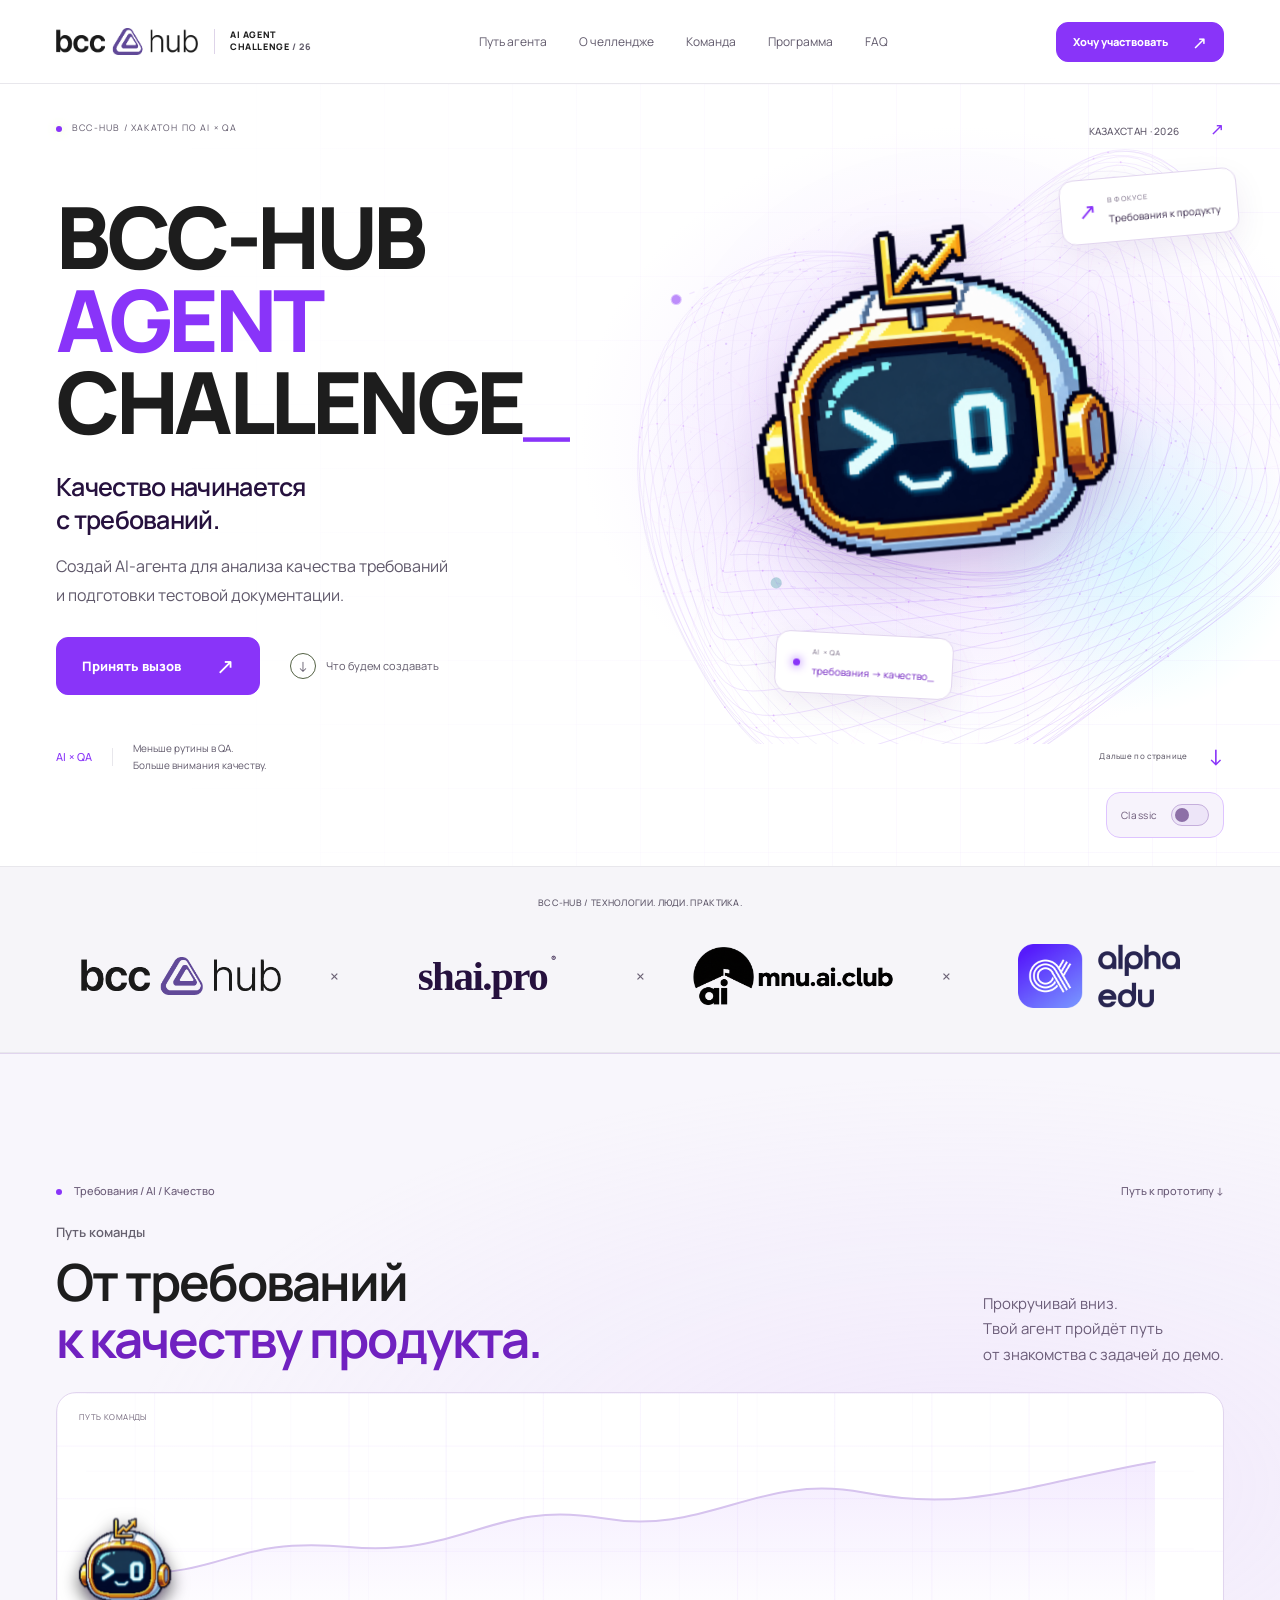
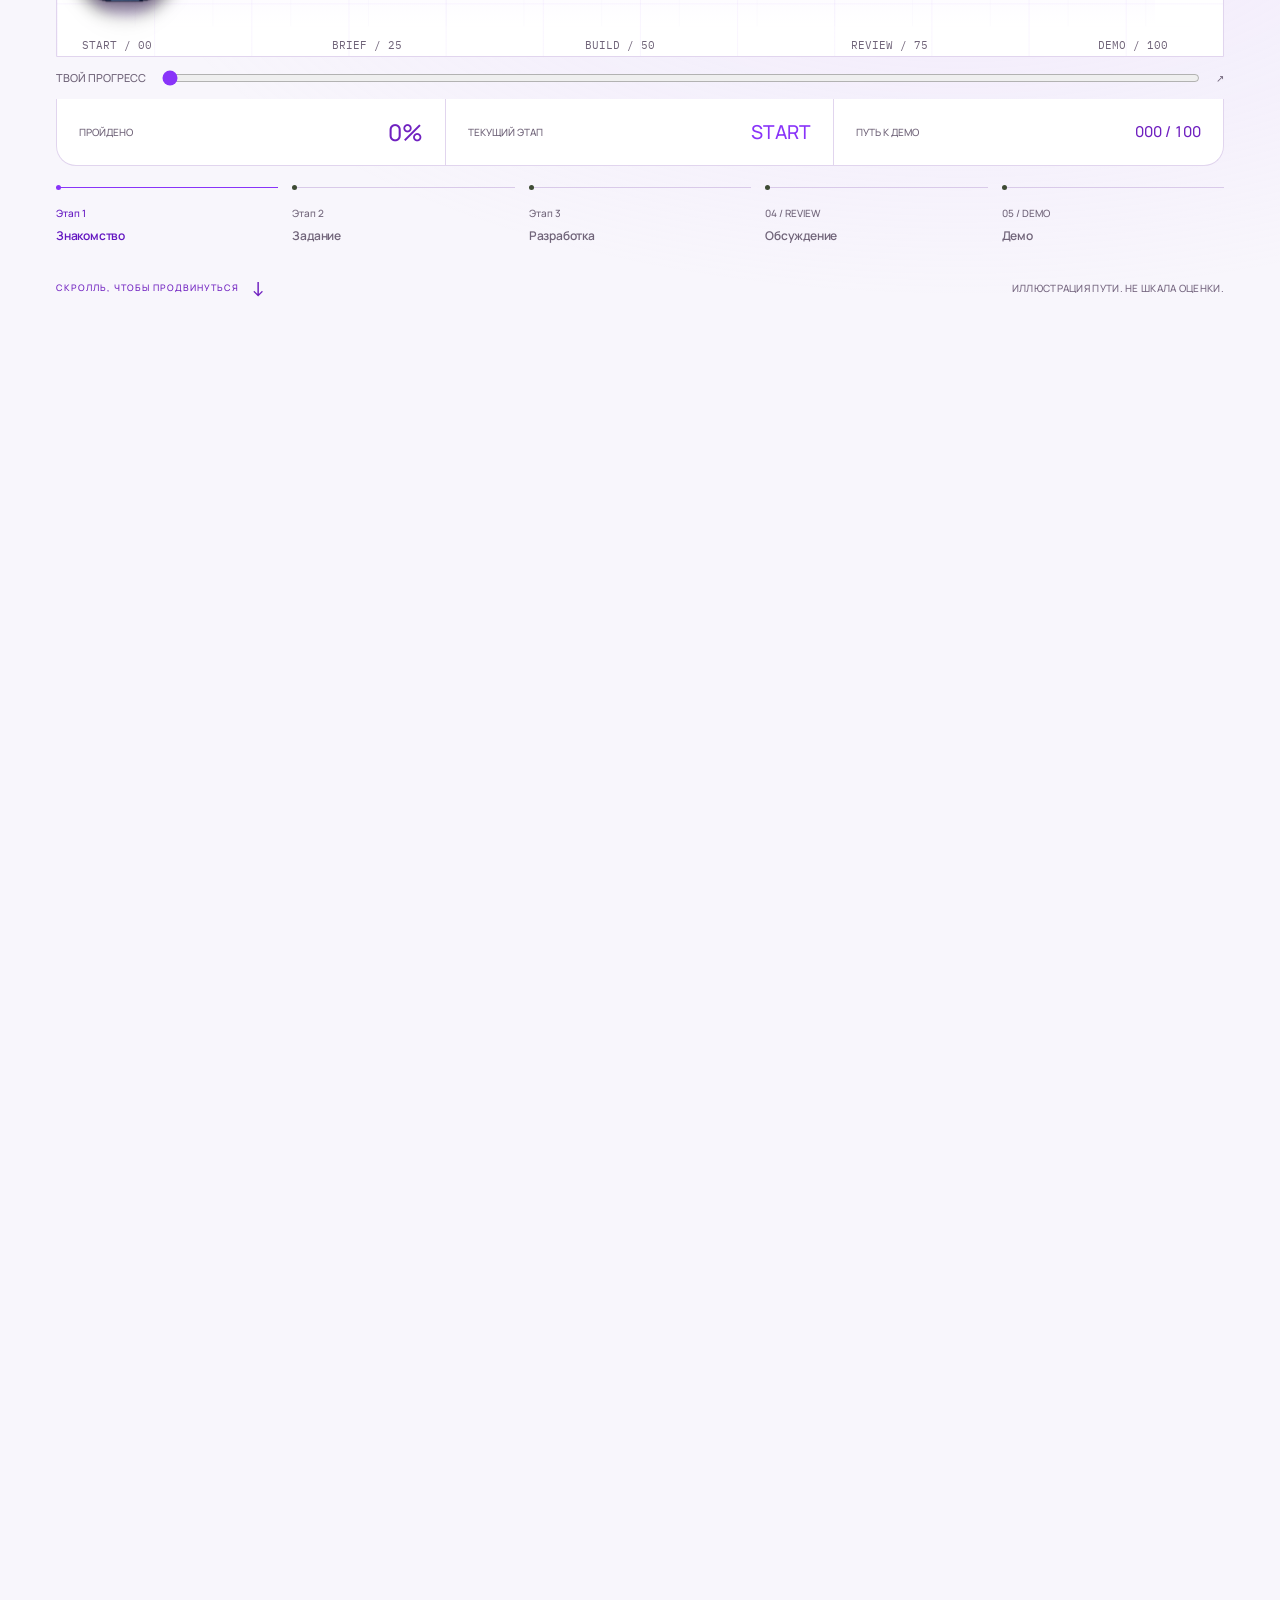
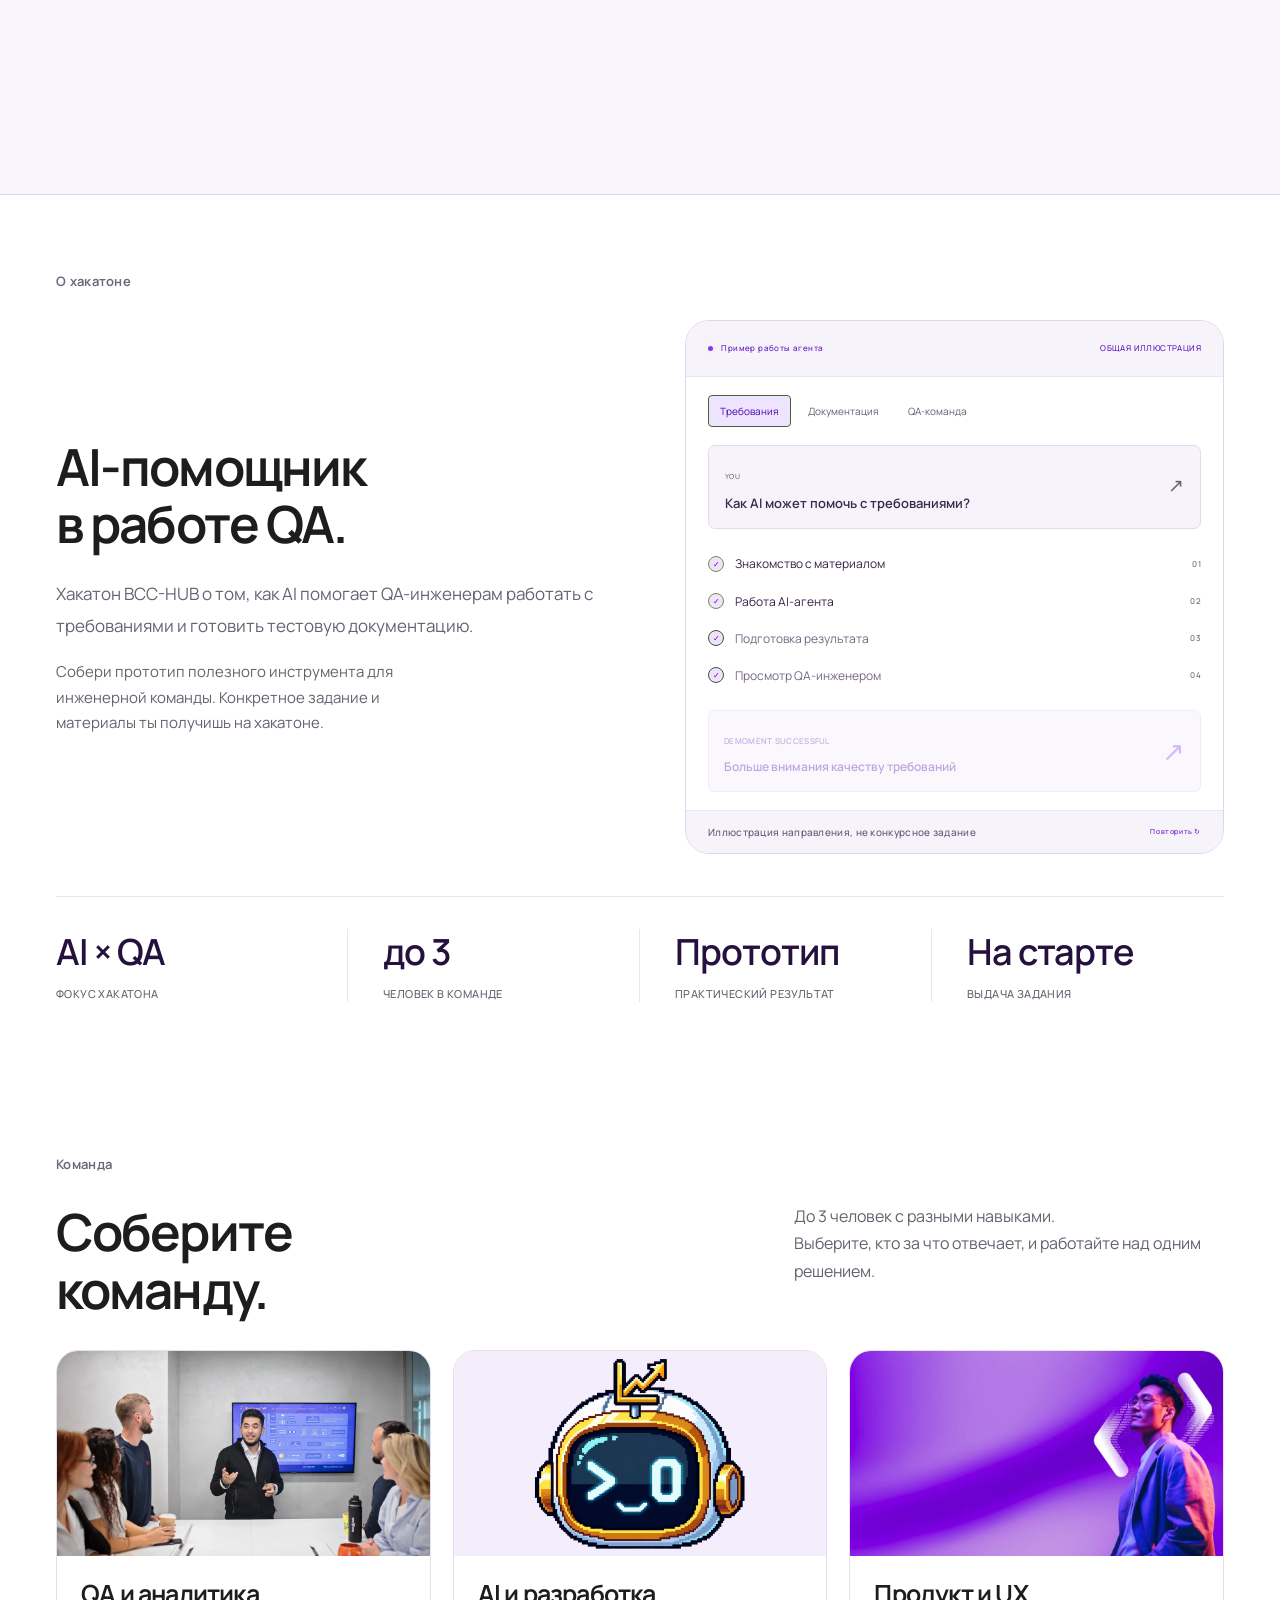
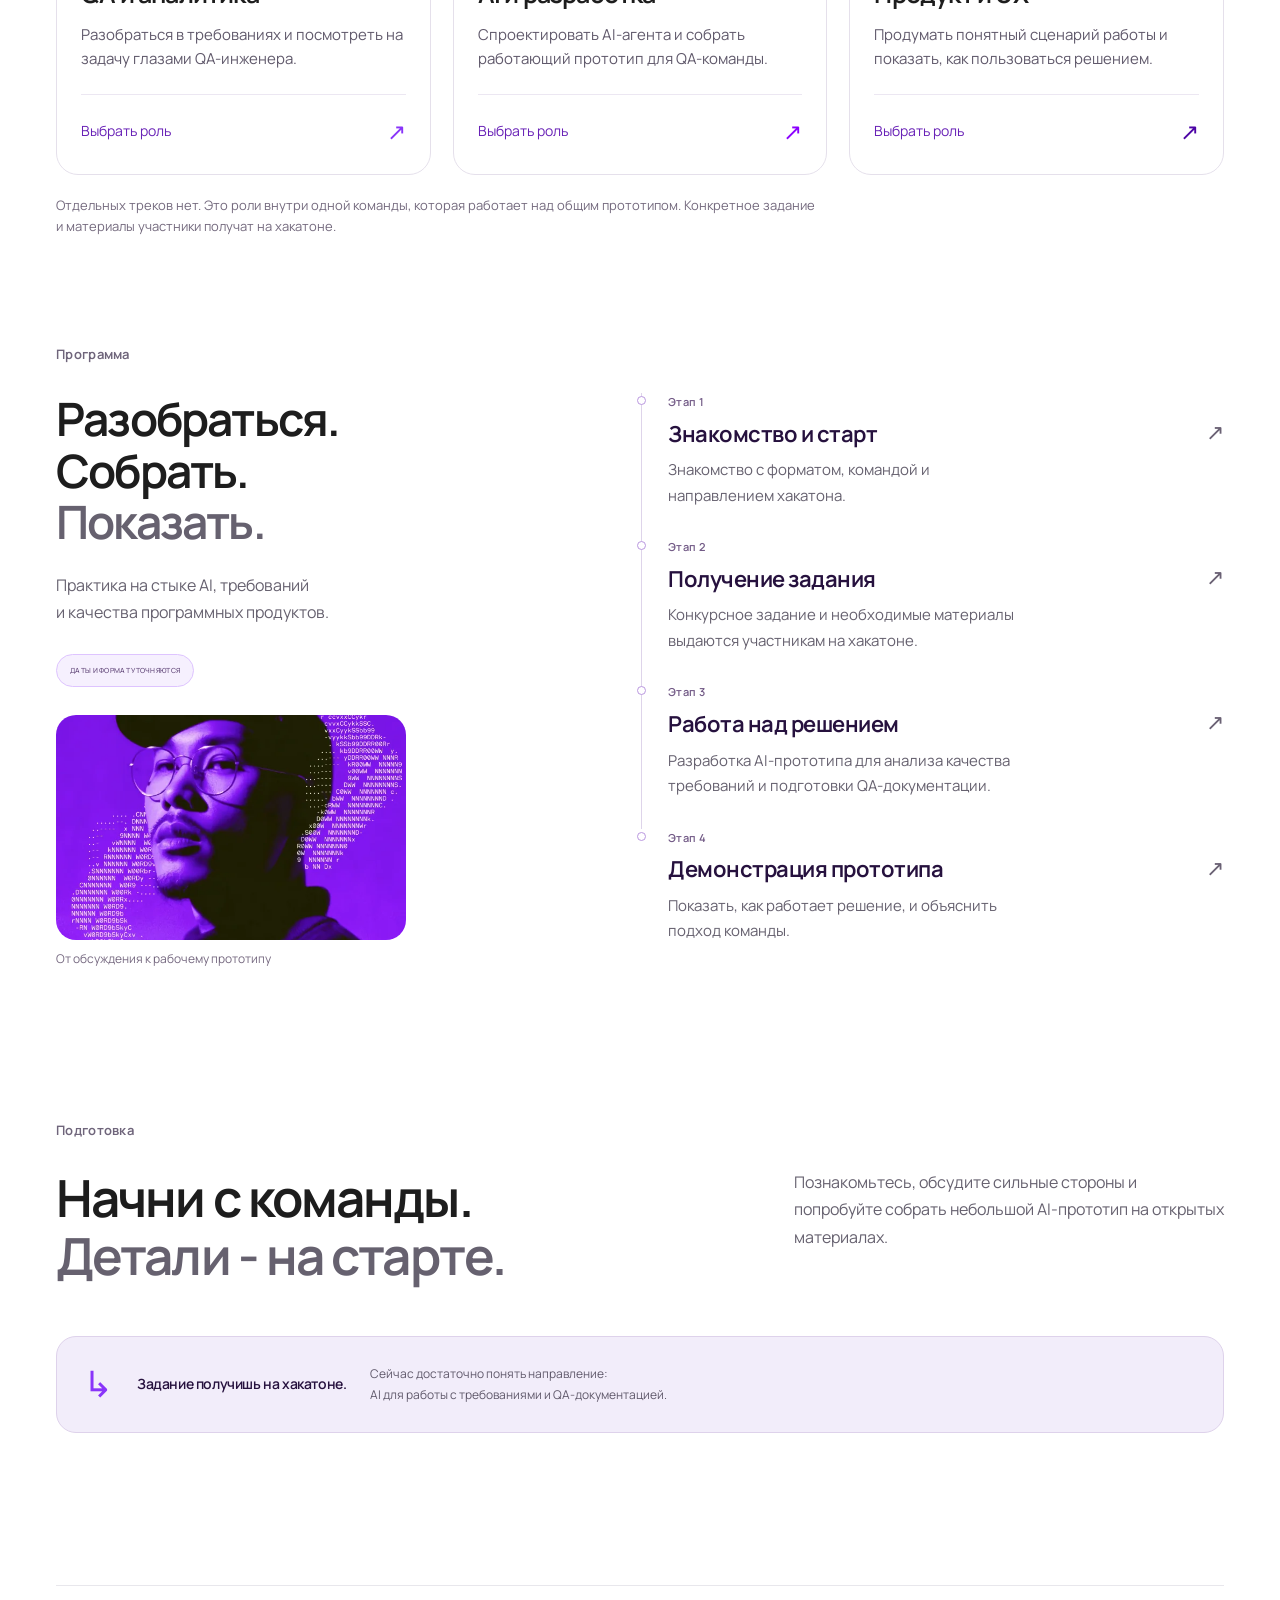
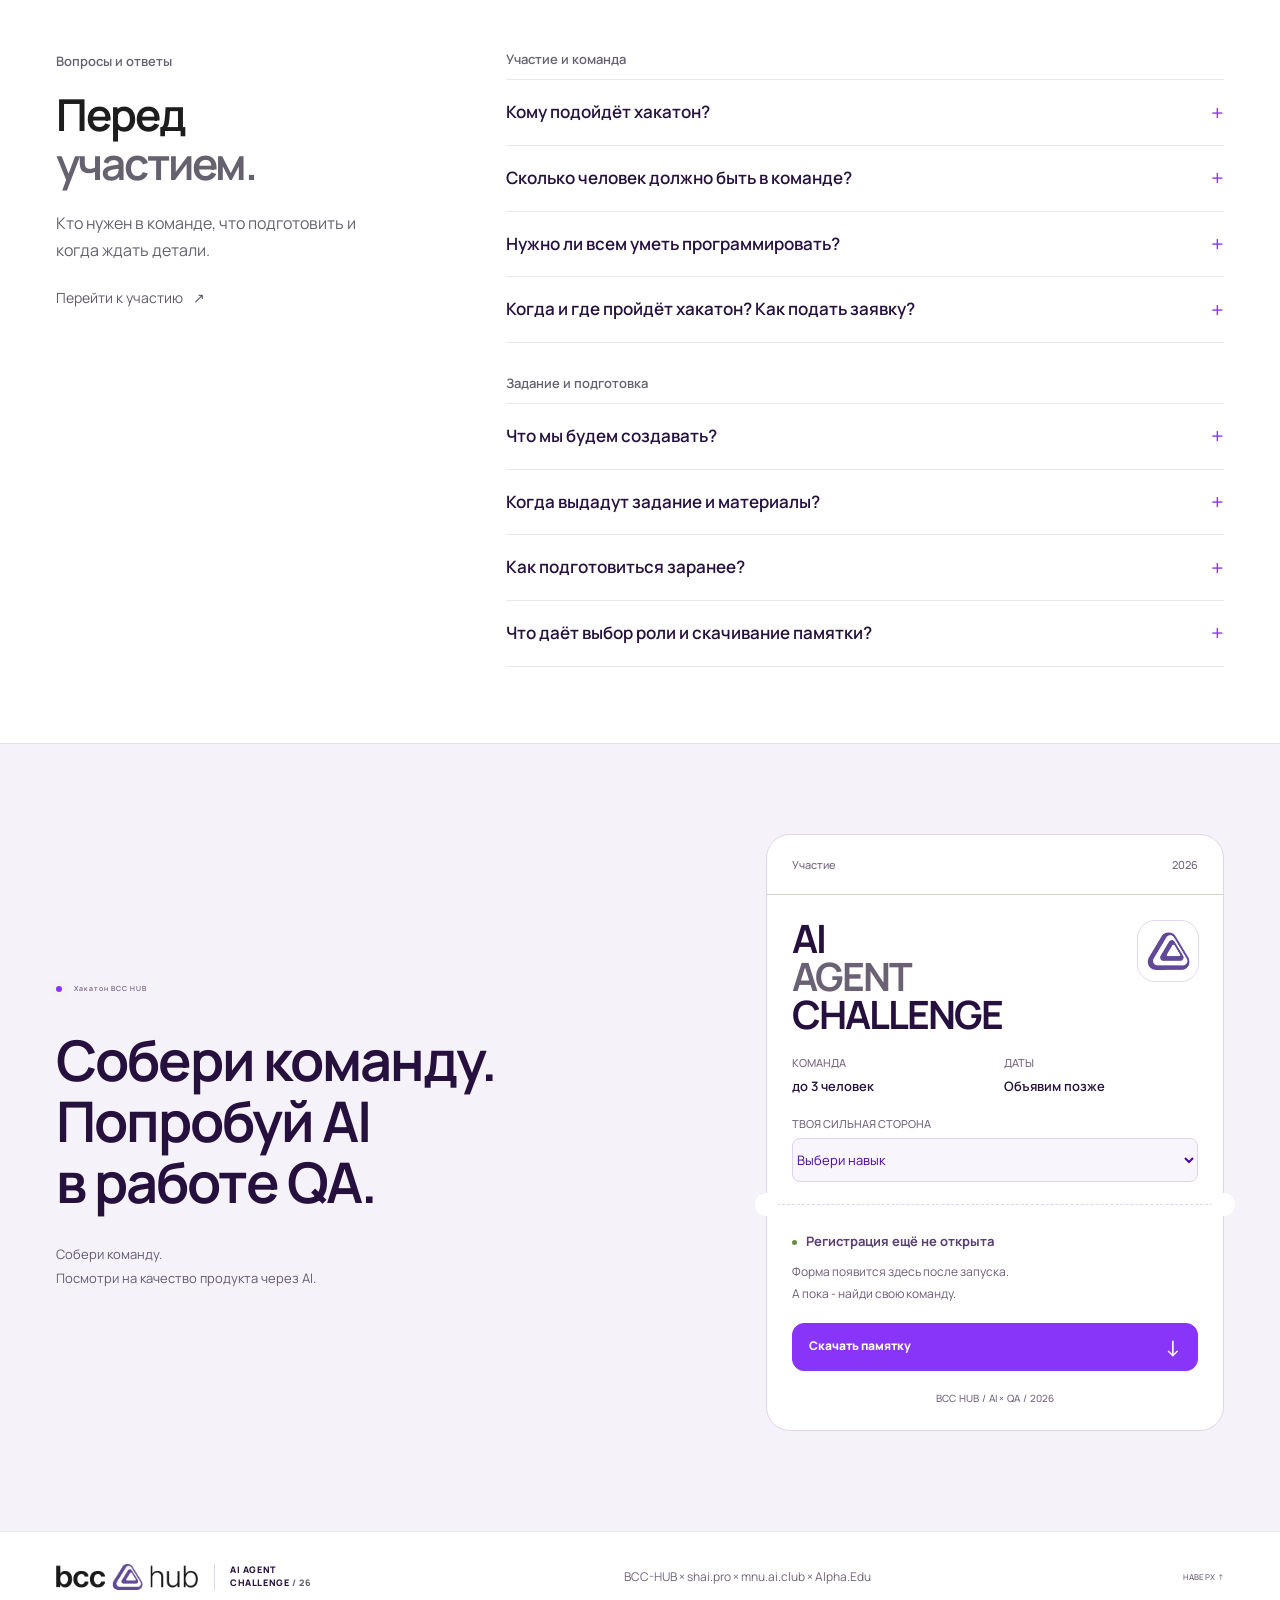
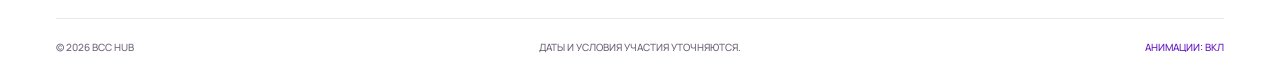
<file: index.html>
<!doctype html> <html lang="ru"> <head> <meta charset="utf-8"> <meta name="viewport" content="width=device-width,initial-scale=1,viewport-fit=cover"> <meta name="theme-color" content="#ffffff"> <meta name="mobile-web-app-capable" content="yes"> <meta name="apple-mobile-web-app-capable" content="yes"> <meta name="apple-mobile-web-app-status-bar-style" content="default"> <meta name="apple-mobile-web-app-title" content="BCC HUB"> <link rel="apple-touch-icon" href="assets/icons/apple-touch-icon.png"> <link rel="icon" type="image/svg+xml" href="assets/favicon.svg"> <meta name="description" content="AI Agent Challenge от BCC-HUB: хакатон об AI-агентах для анализа качества требований и подготовки QA-тестовой документации. Задание выдаётся на старте."> <title>AI Agent Challenge - BCC-HUB</title> <link rel="preconnect" href="https://fonts.googleapis.com"> <link rel="preconnect" href="https://fonts.gstatic.com" crossorigin> <link href="https://fonts.googleapis.com/css2?family=IBM+Plex+Mono:wght@400;500&family=Manrope:wght@400;500;600;700;800&display=swap" rel="stylesheet"> <link rel="stylesheet" href="assets/app.min.css"><script src="assets/vendor/motion-14.7.0.js" defer="defer"></script><script src="assets/app.min.js" defer="defer"></script></head> <body class="motion-edition"> <a class="skip-link" href="#about">Перейти к содержимому</a> <div class="scroll-progress" aria-hidden="true"></div> <header class="site-header"> <div class="wrap nav-bar"> <a class="event-logo" href="#" aria-label="AI Agent Challenge - на главную"><img class="brand-logo" src="assets/logos/bcc-hub-full.png" alt="BCC HUB" width="359" height="68"><span>AI AGENT<br>CHALLENGE<span class="logo-year"> / 26</span></span></a> <nav class="desktop-nav" aria-label="Основная навигация"><a href="#market-journey">Путь агента</a><a href="#about">О челлендже</a><a href="#tracks">Команда</a><a href="#timeline">Программа</a><a href="#faq">FAQ</a></nav> <div class="nav-actions"><a class="button button-small" href="#register">Хочу участвовать <span aria-hidden="true">↗</span></a><button class="menu-button" aria-label="Открыть меню" aria-expanded="false" aria-controls="mobile-menu"><span></span><span></span></button></div> </div> <nav id="mobile-menu" class="mobile-menu" aria-label="Мобильная навигация" hidden><a href="#market-journey">Путь агента</a><a href="#about">О челлендже</a><a href="#tracks">Команда</a><a href="#timeline">Программа</a><a href="#prepare">Подготовка</a><a href="#faq">FAQ</a></nav> </header> <main> <section class="hero" aria-labelledby="hero-title"> <div class="hero-grid" aria-hidden="true"></div> <div class="wrap hero-inner"> <div class="hero-top"><span class="eyebrow"><i class="live-dot"></i> BCC-HUB / ХАКАТОН ПО AI × QA</span><span class="hero-location mono">КАЗАХСТАН · 2026 <span>↗</span></span></div> <div class="hero-copy"> <h1 id="hero-title"><span>BCC-HUB</span><span class="accent">AGENT</span><span>CHALLENGE<span class="cursor">_</span></span></h1> <p class="hero-tagline">Качество начинается<br>с требований.</p> <p class="hero-description">Создай AI-агента для анализа качества требований<br class="desktop-break"> и подготовки тестовой документации.</p> <div class="mobile-hero-visual"><div><span class="mono">ХАКАТОН BCC HUB</span><b>AI в твоей<br>QA-практике.</b><span class="mobile-visual-line"></span></div><button type="button" class="mascot-button" aria-label="Поздороваться с AI-мэскотом"><span class="mascot-bob"><img src="assets/mascot/robot-head.webp" srcset="assets/mascot/robot-head-mobile.webp 512w, assets/mascot/robot-head.webp 1080w" sizes="(max-width:800px) 235px, 540px" alt="" width="1536" height="1024" decoding="async"></span></button></div><div class="hero-buttons"><a class="button" href="#register">Принять вызов <span aria-hidden="true">↗</span></a><a class="text-link" href="#about"><span class="play-icon" aria-hidden="true">↓</span> Что будем создавать</a></div> </div> <div class="hero-art" aria-hidden="true"><div class="signal-field" aria-hidden="true"> <div class="ambient-orb orb-violet"></div><div class="ambient-orb orb-cyan"></div> <svg class="signal-network" viewBox="0 0 640 540" fill="none"> <ellipse class="signal-orbit" cx="320" cy="270" rx="252" ry="168" transform="rotate(-23 320 270)"/> <ellipse class="signal-orbit orbit-secondary" cx="320" cy="270" rx="216" ry="222" transform="rotate(28 320 270)"/> <path class="signal-route" d="M90 140C220 80 420 130 525 240S400 450 180 395"/> <circle class="signal-node node-first" cx="90" cy="140" r="5"/><circle class="signal-node node-last" cx="180" cy="395" r="5"/> <circle class="signal-packet" r="4"/> </svg><div class="brand-beacon"><span class="brand-symbol" aria-hidden="true"><img src="assets/logos/bcc-hub-symbol.png" alt="" width="359" height="69"></span><span class="mono">BCC HUB / AI × QA</span></div> </div><canvas id="agent-core"></canvas><div class="hero-mascot"><img src="assets/mascot/robot-head.webp" srcset="assets/mascot/robot-head-mobile.webp 512w, assets/mascot/robot-head.webp 1080w" sizes="(max-width:800px) 235px, 540px" alt="" width="1536" height="1024"><span class="hero-mascot-label mono"><i class="live-dot"></i> ГОТОВ К РАБОТЕ</span></div><span class="art-label art-label-top mono">AI × QA</span><span class="art-cross cross-one">+</span><span class="art-cross cross-two">+</span><div class="floating-label label-input"><span class="mini-icon">↗</span><div><small>В ФОКУСЕ</small>Требования к продукту</div></div><div class="floating-label label-output"><span class="output-dot"></span><div><small>AI × QA</small>требования → качество<span class="blinking">_</span></div></div><span class="art-label art-label-bottom mono">Идеи команды. Возможности AI.</span></div> <div class="hero-bottom"><div class="hero-meta"><span class="mono">AI × QA</span><p>Меньше рутины в QA.<br>Больше внимания качеству.</p></div><a class="scroll-cue mono" href="#partners">Дальше по странице <span aria-hidden="true">↓</span></a></div> <nav class="edition-switcher" aria-label="Версия сайта"><label class="edition-mode" for="classic-mode"><span class="edition-mode-label">Classic</span><input id="classic-mode" type="checkbox" role="switch" aria-label="Версия Classic"><span class="edition-mode-track" aria-hidden="true"><span></span></span></label><noscript><a href="classic.html">Открыть Classic</a></noscript></nav> </div> </section> <section id="partners" class="partners" aria-label="Организаторы и партнёры"> <div class="wrap"><div class="partners-caption mono">BCC-HUB / ТЕХНОЛОГИИ. ЛЮДИ. ПРАКТИКА.</div><div class="partner-logos"> <a class="partner hub-logo" href="https://bcchub.kz/" target="_blank" rel="noopener noreferrer" aria-label="BCC-HUB - официальный сайт"><img class="brand-logo" src="assets/logos/bcc-hub-full.png" alt="BCC HUB" width="359" height="68"></a> <span class="partner-x" aria-hidden="true">×</span> <a class="partner shai-logo" href="https://shai.pro/ru" target="_blank" rel="noopener noreferrer">shai.pro<span class="wordmark-dot">®</span></a> <span class="partner-x" aria-hidden="true">×</span> <a class="partner mnu-logo" href="https://mnu.kz/" target="_blank" rel="noopener noreferrer" aria-label="AI Club - Maqsut Narikbayev University"><svg class="partner-image" viewBox="31 58 2088 611" aria-hidden="true" focusable="false"><image href="assets/logos/mnu-ai-club.webp" width="2166" height="726"/></svg></a> <span class="partner-x" aria-hidden="true">×</span> <a class="partner alpha-logo" href="https://alphaedu.tech/" target="_blank" rel="noopener noreferrer"><img class="partner-image" src="assets/logos/alpha-edu.webp" width="484" height="192" alt="Alpha Edu"></a> </div></div> </section> <section id="market-journey" class="market-journey" aria-labelledby="journey-title"> <div class="journey-runway"> <div class="journey-sticky"> <div class="wrap"> <div class="journey-topline mono"><span><i class="live-dot"></i> Требования / AI / Качество</span><span>Путь к прототипу ↓</span></div> <div class="journey-heading"><div><span class="section-kicker mono">Путь команды</span><h2 id="journey-title">От требований<br><span class="accent">к качеству продукта.</span></h2></div><p>Прокручивай вниз.<br>Твой агент пройдёт путь<br>от знакомства с задачей до демо.</p></div> <div class="journey-chart"> <svg class="journey-svg" viewBox="0 0 1200 270" role="img" aria-labelledby="chart-title chart-desc"> <title id="chart-title">Путь команды от знакомства с задачей до демонстрации</title> <desc id="chart-desc">При прокрутке страницы робот движется слева направо по восходящей кривой. Внизу можно выбрать этап кнопкой или ползунком.</desc> <defs><linearGradient id="journey-area-gradient" x1="0" y1="0" x2="0" y2="1"><stop offset="0" stop-color="#8934f9" stop-opacity=".21"/><stop offset="1" stop-color="#8934f9" stop-opacity="0"/></linearGradient><linearGradient id="chart-line" x1="0" y1="0" x2="1" y2="0"><stop stop-color="#8934f9"/><stop offset=".6" stop-color="#8934f9"/><stop offset="1" stop-color="#f44eff"/></linearGradient><pattern id="chart-grid" width="80" height="80" patternUnits="userSpaceOnUse"><path d="M 80 0 L 0 0 0 80" fill="none" stroke="#d6c3ee" stroke-opacity=".14" stroke-width="1"/></pattern><filter id="chart-glow" x="-100%" y="-100%" width="300%" height="300%"><feGaussianBlur stdDeviation="5"/></filter></defs> <rect x="30" y="0" width="1140" height="240" fill="url(#chart-grid)"/> <path class="journey-area" d="M 70 186.5 C 180 186.5 180 148 300 158.5 S 450 109.5 560 128.75 S 720 81.5 830 102.5 S 1000 93.75 1130 71 L1130 240 L70 240Z" fill="url(#journey-area-gradient)"/> <path id="journey-path" d="M 70 186.5 C 180 186.5 180 148 300 158.5 S 450 109.5 560 128.75 S 720 81.5 830 102.5 S 1000 93.75 1130 71" fill="none" stroke="#d6c3ee" stroke-width="2"/> <path id="journey-progress" d="M 70 186.5 C 180 186.5 180 148 300 158.5 S 450 109.5 560 128.75 S 720 81.5 830 102.5 S 1000 93.75 1130 71" fill="none" stroke="url(#chart-line)" stroke-width="4" stroke-linecap="round"/> <g class="chart-axis" fill="#706479" font-family="IBM Plex Mono,monospace" font-size="11" aria-hidden="true"><text x="26" y="263">START / 00</text><text x="283" y="263">BRIEF / 25</text><text x="543" y="263">BUILD / 50</text><text x="817" y="263">REVIEW / 75</text><text x="1071" y="263">DEMO / 100</text></g> <g id="journey-mascot" transform="translate(70 186.5)" aria-hidden="true"><circle r="43" fill="#8934f9" opacity=".12" filter="url(#chart-glow)"/><circle r="5" fill="#8934f9"/><image href="assets/mascot/robot-head-mobile.webp" x="-66" y="-75" width="132" height="120"/></g> </svg> </div> <div class="journey-controls"><label class="mono" for="journey-scrubber">ТВОЙ ПРОГРЕСС</label><input id="journey-scrubber" type="range" min="0" max="100" value="0" aria-label="Прогресс движения мэскота по графику"><span class="mono" aria-hidden="true">↗</span></div> <div class="journey-stats"><div class="journey-stat"><span class="mono">ПРОЙДЕНО</span><strong id="journey-percent">0%</strong></div><div class="journey-stat"><span class="mono">ТЕКУЩИЙ ЭТАП</span><strong id="journey-stage">START</strong></div><div class="journey-stat"><span class="mono">ПУТЬ К ДЕМО</span><strong id="journey-coordinate">000 / 100</strong></div></div> <div class="journey-milestones" aria-label="Этапы графика"><button class="journey-milestone" data-progress="0"><span class="mono">Этап 1</span><b>Знакомство</b></button><button class="journey-milestone" data-progress=".25"><span class="mono">Этап 2</span><b>Задание</b></button><button class="journey-milestone" data-progress=".5"><span class="mono">Этап 3</span><b>Разработка</b></button><button class="journey-milestone" data-progress=".75"><span class="mono">04 / REVIEW</span><b>Обсуждение</b></button><button class="journey-milestone" data-progress="1"><span class="mono">05 / DEMO</span><b>Демо</b></button></div> <div class="journey-footer mono"><span class="journey-scroll-hint">СКРОЛЛЬ, ЧТОБЫ ПРОДВИНУТЬСЯ <span aria-hidden="true">↓</span></span><span class="journey-note">ИЛЛЮСТРАЦИЯ ПУТИ. НЕ ШКАЛА ОЦЕНКИ.</span></div> </div> </div> </div> </section> <section id="about" class="section about-section"> <div class="wrap"><div class="section-label mono reveal"><span>О хакатоне</span><span>AI В РАБОТЕ QA</span></div> <div class="about-layout"><div class="about-copy reveal"><h2>AI-помощник<br>в работе QA.</h2><p>Хакатон BCC-HUB о том, как AI помогает QA-инженерам работать с требованиями и готовить тестовую документацию.</p><p class="small-copy">Собери прототип полезного инструмента для инженерной команды. Конкретное задание и материалы ты получишь на хакатоне.</p></div> <div class="agent-demo reveal"><div class="demo-top"><span class="mono"><i class="live-dot"></i> Пример работы агента</span><span class="demo-badge mono">ОБЩАЯ ИЛЛЮСТРАЦИЯ</span></div><div class="demo-tabs" role="tablist" aria-label="Примеры запросов"><button id="tab-business" role="tab" aria-selected="true" aria-controls="demo-panel" data-demo="business">Требования</button><button id="tab-personal" role="tab" aria-selected="false" aria-controls="demo-panel" tabindex="-1" data-demo="personal">Документация</button><button id="tab-platform" role="tab" aria-selected="false" aria-controls="demo-panel" tabindex="-1" data-demo="platform">QA-команда</button></div><div id="demo-panel" role="tabpanel" aria-labelledby="tab-business"><div class="chat-bubble"><span class="mono">YOU</span><p id="demo-request">Как AI может помочь с требованиями?</p><span class="chat-arrow" aria-hidden="true">↗</span></div><div class="demo-process"><div class="process-step" data-step="0"><span class="step-check">✓</span><span>Знакомство с материалом</span><small class="mono">01</small></div><div class="process-step" data-step="1"><span class="step-check">✓</span><span>Работа AI-агента</span><small class="mono">02</small></div><div class="process-step" data-step="2"><span class="step-check">✓</span><span>Подготовка результата</span><small class="mono">03</small></div><div class="process-step" data-step="3"><span class="step-check">✓</span><span>Просмотр QA-инженером</span><small class="mono">04</small></div></div><div class="demo-result" aria-live="polite"><div><span class="mono result-label">DEMOMENT SUCCESSFUL</span><p id="demo-result">Больше внимания качеству требований</p></div><span class="result-icon" aria-hidden="true">↗</span></div></div><div class="demo-footer mono"><span>Иллюстрация направления, не конкурсное задание</span><button id="replay-demo" aria-label="Повторить демонстрацию">Повторить ↻</button></div></div></div> <div class="facts-grid"><div><strong>AI × QA</strong><span class="mono">ФОКУС ХАКАТОНА</span></div><div><strong>до 3</strong><span class="mono">ЧЕЛОВЕК В КОМАНДЕ</span></div><div><strong>Прототип</strong><span class="mono">ПРАКТИЧЕСКИЙ РЕЗУЛЬТАТ</span></div><div><strong>На старте</strong><span class="mono">ВЫДАЧА ЗАДАНИЯ</span></div></div></div></section> <section id="tracks" class="section tracks-section"><div class="wrap"><div class="section-label mono"><span>Команда</span><span>РАЗНЫЕ НАВЫКИ. ОБЩАЯ ЗАДАЧА.</span></div><div class="section-heading"><h2>Соберите<br>команду.</h2><p>До 3 человек с разными навыками.<br>Выберите, кто за что отвечает, и работайте над одним решением.</p></div><div class="track-grid"><article class="track-card" data-track="business"><div class="track-top mono"></div><div class="role-photo"><img src="assets/photos/hub-work.webp" alt="Обсуждение в рабочей среде BCC HUB" loading="lazy" decoding="async"></div><div class="track-content"><span class="track-kicker mono">ПОНИМАТЬ ЗАДАЧУ</span><h3>QA и аналитика</h3><p>Разобраться в требованиях и посмотреть на задачу глазами QA-инженера.</p><a href="#register" class="track-link" data-select-track="business">Выбрать роль <span aria-hidden="true">↗</span></a></div></article><article class="track-card" data-track="personal"><div class="track-top mono"></div><div class="role-photo role-photo-mascot"><img src="assets/mascot/robot-head.webp" srcset="assets/mascot/robot-head-mobile.webp 512w, assets/mascot/robot-head.webp 1080w" sizes="(max-width:800px) 235px, 540px" alt="AI-мэскот хакатона" loading="lazy" decoding="async"></div><div class="track-content"><span class="track-kicker mono">СОБИРАТЬ РЕШЕНИЕ</span><h3>AI и разработка</h3><p>Спроектировать AI-агента и собрать работающий прототип для QA-команды.</p><a href="#register" class="track-link" data-select-track="personal">Выбрать роль <span aria-hidden="true">↗</span></a></div></article><article class="track-card" data-track="platform"><div class="track-top mono"></div><div class="role-photo role-photo-person"><img src="assets/photos/hub-people.webp" alt="Фотоматериал BCC HUB" loading="lazy" decoding="async"></div><div class="track-content"><span class="track-kicker mono">ДЕЛАТЬ УДОБНЫМ</span><h3>Продукт и UX</h3><p>Продумать понятный сценарий работы и показать, как пользоваться решением.</p><a href="#register" class="track-link" data-select-track="platform">Выбрать роль <span aria-hidden="true">↗</span></a></div></article></div><p class="role-note">Отдельных треков нет. Это роли внутри одной команды, которая работает над общим прототипом. Конкретное задание и материалы участники получат на хакатоне.</p></div></section> <section id="timeline" class="section timeline-section"><div class="wrap"><div class="section-label mono"><span>Программа</span><span>ОТ ЗНАКОМСТВА ДО ПРОТОТИПА</span></div><div class="timeline-layout"><div class="timeline-intro"><h2>Разобраться.<br>Собрать.<br><span class="muted">Показать.</span></h2><p>Практика на стыке AI, требований<br>и качества программных продуктов.</p><span class="status-pill mono">ДАТЫ И ФОРМАТ УТОЧНЯЮТСЯ</span><figure class="timeline-photo"><img src="assets/photos/hub-culture.webp" alt="Фотоматериал BCC HUB" loading="lazy" decoding="async"><figcaption>От обсуждения к рабочему прототипу</figcaption></figure></div><div class="timeline-list"><article class="timeline-item"><span class="timeline-dot"></span><span class="mono timeline-period">Этап 1</span><div><h3>Знакомство и старт</h3><p>Знакомство с форматом, командой и направлением хакатона.</p></div><span class="timeline-index">↗</span></article><article class="timeline-item"><span class="timeline-dot"></span><span class="mono timeline-period">Этап 2</span><div><h3>Получение задания</h3><p>Конкурсное задание и необходимые материалы выдаются участникам на хакатоне.</p></div><span class="timeline-index">↗</span></article><article class="timeline-item"><span class="timeline-dot"></span><span class="mono timeline-period">Этап 3</span><div><h3>Работа над решением</h3><p>Разработка AI-прототипа для анализа качества требований и подготовки QA-документации.</p></div><span class="timeline-index">↗</span></article><article class="timeline-item"><span class="timeline-dot"></span><span class="mono timeline-period">Этап 4</span><div><h3>Демонстрация прототипа</h3><p>Показать, как работает решение, и объяснить подход команды.</p></div><span class="timeline-index">↗</span></article></div></div></div></section> <section id="prepare" class="section judging-section"><div class="wrap"><div class="section-label mono"><span>Подготовка</span><span>ПРИХОДИ С ИНТЕРЕСОМ К ЗАДАЧЕ</span></div><div class="section-heading"><h2>Начни с команды.<br><span class="muted">Детали - на старте.</span></h2><p>Познакомьтесь, обсудите сильные стороны и попробуйте собрать небольшой AI-прототип на открытых материалах.</p></div><div class="support-strip"><span class="support-icon" aria-hidden="true">↳</span><b>Задание получишь на хакатоне.</b><p>Сейчас достаточно понять направление:<br>AI для работы с требованиями и QA-документацией.</p></div></div></section> <section id="faq" class="section faq-section" aria-labelledby="faq-title"><div class="wrap faq-layout"><div class="faq-intro"><span class="section-kicker">Вопросы и ответы</span><h2 id="faq-title">Перед<br><span class="muted">участием.</span></h2><p>Кто нужен в команде, что подготовить и когда ждать детали.</p><a class="text-link faq-next" href="#register">Перейти к участию <span aria-hidden="true">↗</span></a></div><div class="faq-list"><div class="faq-group" aria-labelledby="faq-group-0"><h3 id="faq-group-0" class="faq-group-title">Участие и команда</h3><details><summary>Кому подойдёт хакатон?<span aria-hidden="true">+</span></summary><div class="faq-answer"><p>Тем, кому интересно применять AI в работе с требованиями и качеством программных продуктов. В команде пригодятся навыки QA, аналитики, разработки и проектирования интерфейсов.</p></div></details><details><summary>Сколько человек должно быть в команде?<span aria-hidden="true">+</span></summary><div class="faq-answer"><p>До 3 человек. Распределите задачи по сильным сторонам: кто разбирается в требованиях, кто собирает агента, кто продумывает работу с результатом и готовит демо. Один участник может совмещать несколько ролей.</p></div></details><details><summary>Нужно ли всем уметь программировать?<span aria-hidden="true">+</span></summary><div class="faq-answer"><p>Разработка понадобится команде, но вклад каждого может быть разным. Анализ требований, проверка результатов и понятный сценарий использования так же важны для рабочего прототипа.</p></div></details><details><summary>Когда и где пройдёт хакатон? Как подать заявку?<span aria-hidden="true">+</span></summary><div class="faq-answer"><p>Даты, площадка, формат и условия участия уточняются. Регистрация ещё не открыта. После подтверждения организаторами информация и форма появятся на этом сайте.</p></div></details></div><div class="faq-group" aria-labelledby="faq-group-1"><h3 id="faq-group-1" class="faq-group-title">Задание и подготовка</h3><details><summary>Что мы будем создавать?<span aria-hidden="true">+</span></summary><div class="faq-answer"><p>Прототип полезного инструмента для инженерной команды: AI помогает QA-инженерам работать с требованиями и готовить тестовую документацию. Конкретное задание и материалы участники получат на хакатоне.</p></div></details><details><summary>Когда выдадут задание и материалы?<span aria-hidden="true">+</span></summary><div class="faq-answer"><p>На старте хакатона. Тогда участники узнают подробности задачи и правила работы. Заранее конкурсные материалы на сайте не публикуются.</p></div></details><details><summary>Как подготовиться заранее?<span aria-hidden="true">+</span></summary><div class="faq-answer"><p>Соберите команду до 3 человек, обсудите роли и освежите основы работы с требованиями, QA и AI-инструментами. Для практики можно попробовать небольшой прототип на открытых материалах.</p></div></details><details><summary>Что даёт выбор роли и скачивание памятки?<span aria-hidden="true">+</span></summary><div class="faq-answer"><p>Выбор роли помогает определиться со своим вкладом и сохраняется только на вашем устройстве. Памятка содержит общее направление хакатона и советы по подготовке. Эти действия не отправляют заявку и не подтверждают участие.</p></div></details></div></div></div></section> <section id="register" class="register-section"><div class="wrap register-layout"><div class="register-copy reveal"><span class="mono"><i class="live-dot"></i> Хакатон BCC HUB</span><h2>Собери команду.<br>Попробуй AI<br>в работе QA.</h2><p>Собери команду.<br>Посмотри на качество продукта через AI.</p></div><div class="event-pass reveal"><div class="pass-top mono"><span>Участие</span><span>2026</span></div><div class="pass-brand">AI<br><span>AGENT</span><br>CHALLENGE<span class="pass-brand-sign"><span class="brand-symbol" aria-hidden="true"><img src="assets/logos/bcc-hub-symbol.png" alt="" width="359" height="69"></span></span></div><div class="pass-info"><div><span class="mono">КОМАНДА</span><b>до 3 человек</b></div><div><span class="mono">ДАТЫ</span><b>Объявим позже</b></div><div><span class="mono">ТВОЯ СИЛЬНАЯ СТОРОНА</span><label class="visually-hidden" for="track-choice">Выбрать навык</label><select id="track-choice"><option value="">Выбери навык</option><option value="business">QA и аналитика</option><option value="personal">AI и разработка</option><option value="platform">Продукт и UX</option></select></div></div><div class="pass-divider" aria-hidden="true"></div><div class="pass-bottom"><span class="pass-status"><i class="live-dot"></i> Регистрация ещё не открыта</span><p>Форма появится здесь после запуска.<br>А пока - найди свою команду.</p><button class="button pass-button" id="download-brief">Скачать памятку <span aria-hidden="true">↓</span></button><span id="download-status" class="download-status mono" role="status"></span><div class="barcode" aria-hidden="true"></div><span class="mono pass-code">BCC HUB / AI × QA / 2026</span></div></div></div></section> </main> <footer class="site-footer"><div class="wrap"><div class="footer-top"><a class="event-logo" href="#"><img class="brand-logo" src="assets/logos/bcc-hub-full.png" alt="BCC HUB" width="359" height="68"><span>AI AGENT<br>CHALLENGE<span class="logo-year"> / 26</span></span></a><p>BCC-HUB × shai.pro × mnu.ai.club × Alpha.Edu</p><a class="back-top mono" href="#">НАВЕРХ ↑</a></div><div class="footer-bottom mono"><span>© 2026 BCC HUB</span><span>ДАТЫ И УСЛОВИЯ УЧАСТИЯ УТОЧНЯЮТСЯ.</span><button id="motion-toggle" aria-pressed="false">АНИМАЦИИ: ВКЛ</button></div></div></footer> <nav class="app-nav" aria-label="Навигация приложения"><a href="#hero-title" data-app-nav="home"><svg viewBox="0 0 24 24" fill="none" stroke="currentColor" stroke-width="1.7" stroke-linecap="round" stroke-linejoin="round" aria-hidden="true"><path d="m3 10 9-7 9 7v10a1 1 0 0 1-1 1h-5v-7H9v7H4a1 1 0 0 1-1-1z"/></svg><span>Обзор</span></a><a href="#tracks" data-app-nav="team"><svg viewBox="0 0 24 24" fill="none" stroke="currentColor" stroke-width="1.7" stroke-linecap="round" stroke-linejoin="round" aria-hidden="true"><path d="M16 21v-2a4 4 0 0 0-4-4H6a4 4 0 0 0-4 4v2m20 0v-2a4 4 0 0 0-3-3.9M16 3.1a4 4 0 0 1 0 7.8"/><circle cx="9" cy="7" r="4"/></svg><span>Команда</span></a><button type="button" data-app-panel="join" class="app-nav-join" aria-haspopup="dialog"><svg viewBox="0 0 24 24" fill="none" stroke="currentColor" stroke-width="1.7" stroke-linecap="round" stroke-linejoin="round" aria-hidden="true"><path d="M12 5v14M5 12h14"/></svg><span>Участие</span></button><a href="#timeline" data-app-nav="program"><svg viewBox="0 0 24 24" fill="none" stroke="currentColor" stroke-width="1.7" stroke-linecap="round" stroke-linejoin="round" aria-hidden="true"><rect x="3" y="5" width="18" height="16" rx="3"/><path d="M16 3v4M8 3v4M3 11h18m-13 5h2m4 0h2"/></svg><span>Программа</span></a><button type="button" data-app-panel="more" class="app-nav-more" aria-haspopup="dialog"><svg viewBox="0 0 24 24" fill="none" stroke="currentColor" stroke-width="1.7" stroke-linecap="round" stroke-linejoin="round" aria-hidden="true"><circle cx="5" cy="12" r="1"/><circle cx="12" cy="12" r="1"/><circle cx="19" cy="12" r="1"/></svg><span>Ещё</span></button></nav><dialog id="app-sheet" class="app-sheet" aria-labelledby="app-sheet-title"> <div class="sheet-handle" aria-hidden="true"></div><div class="sheet-heading"><h2 id="app-sheet-title">Участие</h2><button type="button" class="sheet-close" aria-label="Закрыть панель">×</button></div> <div class="sheet-content" data-sheet-content="join"><span class="app-chip">AI × QA / BCC HUB</span><h3>Твоя команда.<br>Твой следующий шаг.</h3><p>Собери команду до 3 человек. Регистрация ещё не открыта. Пока можно выбрать свою сильную сторону и сохранить памятку.</p> <label class="sheet-label" for="mobile-skill-choice">Чем ты усилишь команду?</label><select id="mobile-skill-choice"><option value="">Выбери навык</option><option value="business">QA и аналитика</option><option value="personal">AI и разработка</option><option value="platform">Продукт и UX</option></select> <button type="button" class="button sheet-download">Скачать памятку <span aria-hidden="true">↓</span></button><p class="sheet-status" role="status"></p><small>Выбор навыка сохраняется только на этом устройстве. Это не заявка на участие.</small></div> <div class="sheet-content" data-sheet-content="more" hidden><div class="sheet-links"><a href="#about">О хакатоне <span>↗</span></a><a href="#faq">Вопросы и ответы <span>↗</span></a><a href="#prepare">Как подготовиться <span>↗</span></a><button type="button" id="app-motion">Отключить анимации <span>◉</span></button><button type="button" id="app-haptics" aria-pressed="true">Виброотклик: включён <span>◉</span></button><button type="button" id="app-install">На главный экран <span>＋</span></button><button type="button" id="app-version">Открыть Classic <span>↗</span></button></div><p class="sheet-note">Даты и условия участия объявим после подтверждения организаторами.</p></div> <div class="sheet-content" data-sheet-content="install" hidden><span class="app-chip">BCC HUB В ОДНО КАСАНИЕ</span><h3>Рядом, как приложение.</h3><p id="install-instructions">В меню браузера выбери «Установить приложение» или «Добавить на главный экран». На iPhone: «Поделиться» → «На экран Домой».</p><button type="button" id="native-install" class="button" hidden>Установить приложение <span>↗</span></button><p class="sheet-note">Установка доступна после размещения сайта по HTTPS. Для локального просмотра открой index.html.</p></div></dialog> </body> </html>
</file>
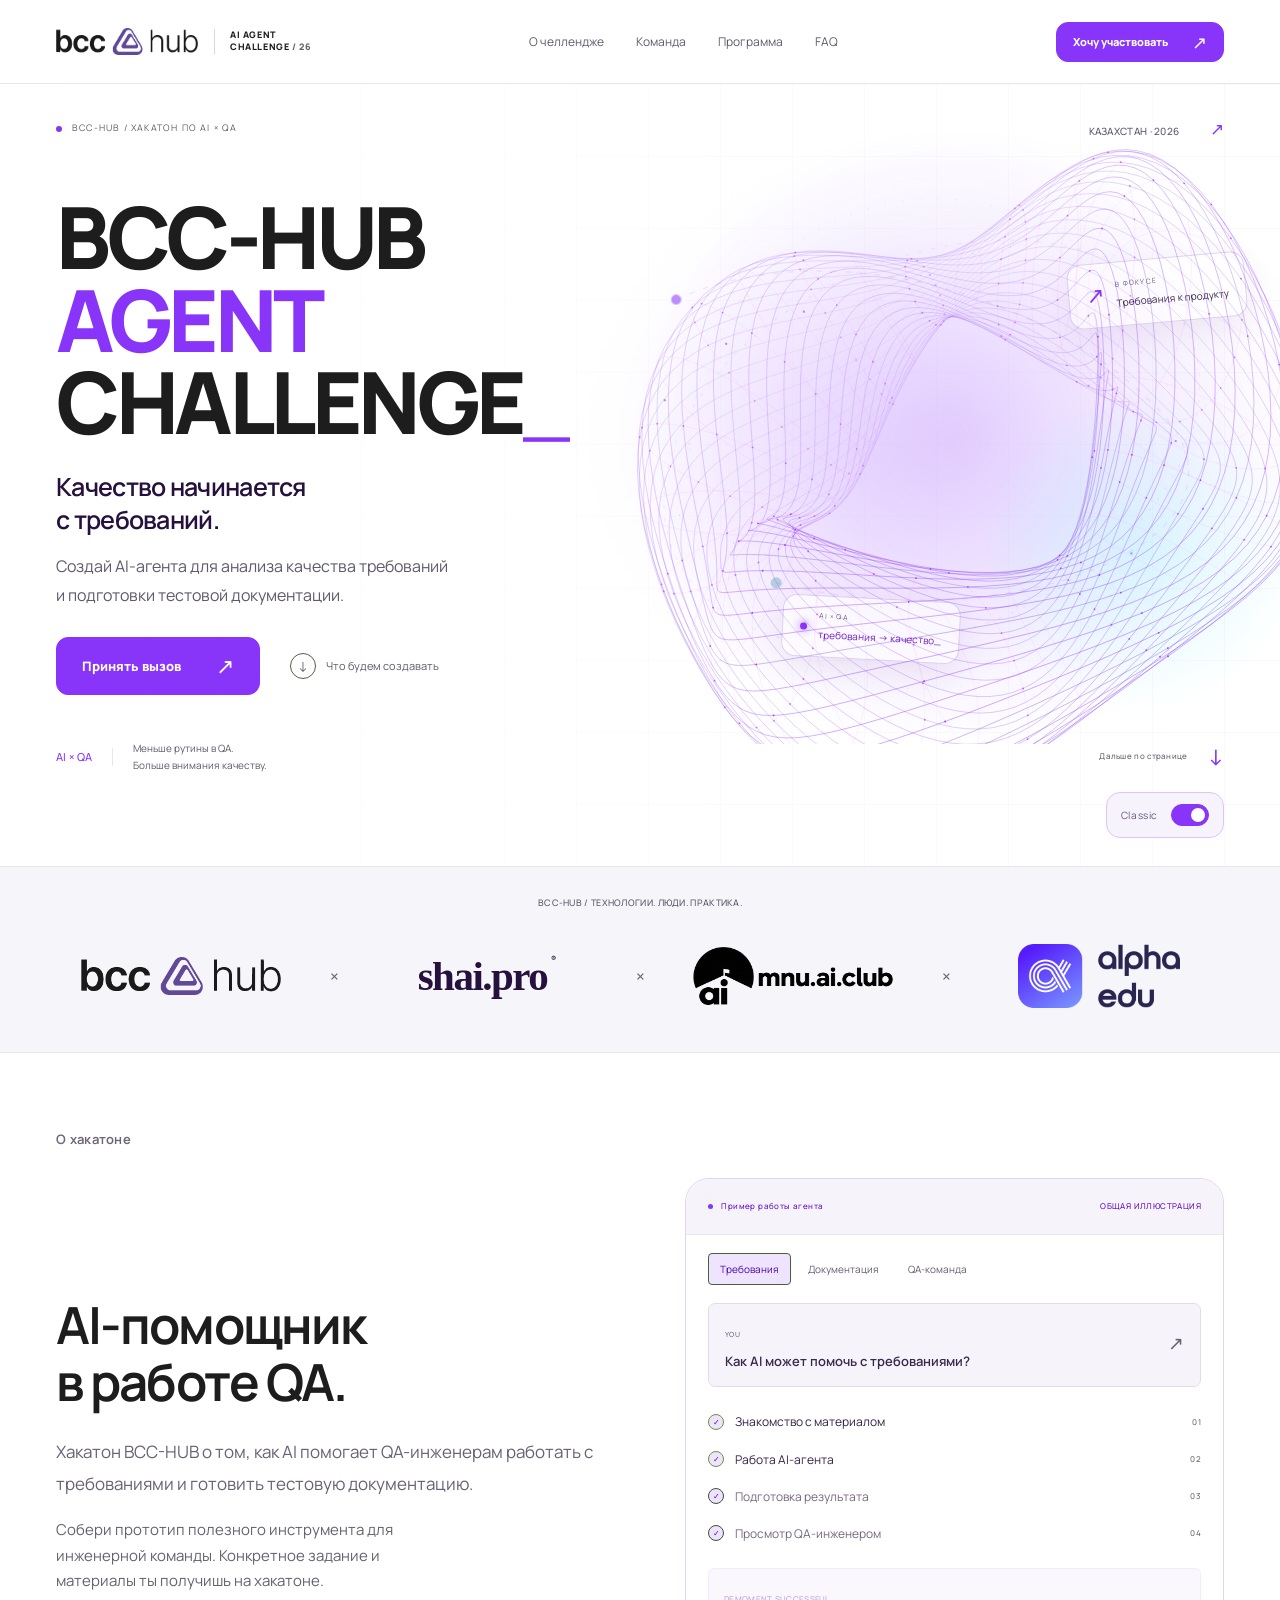
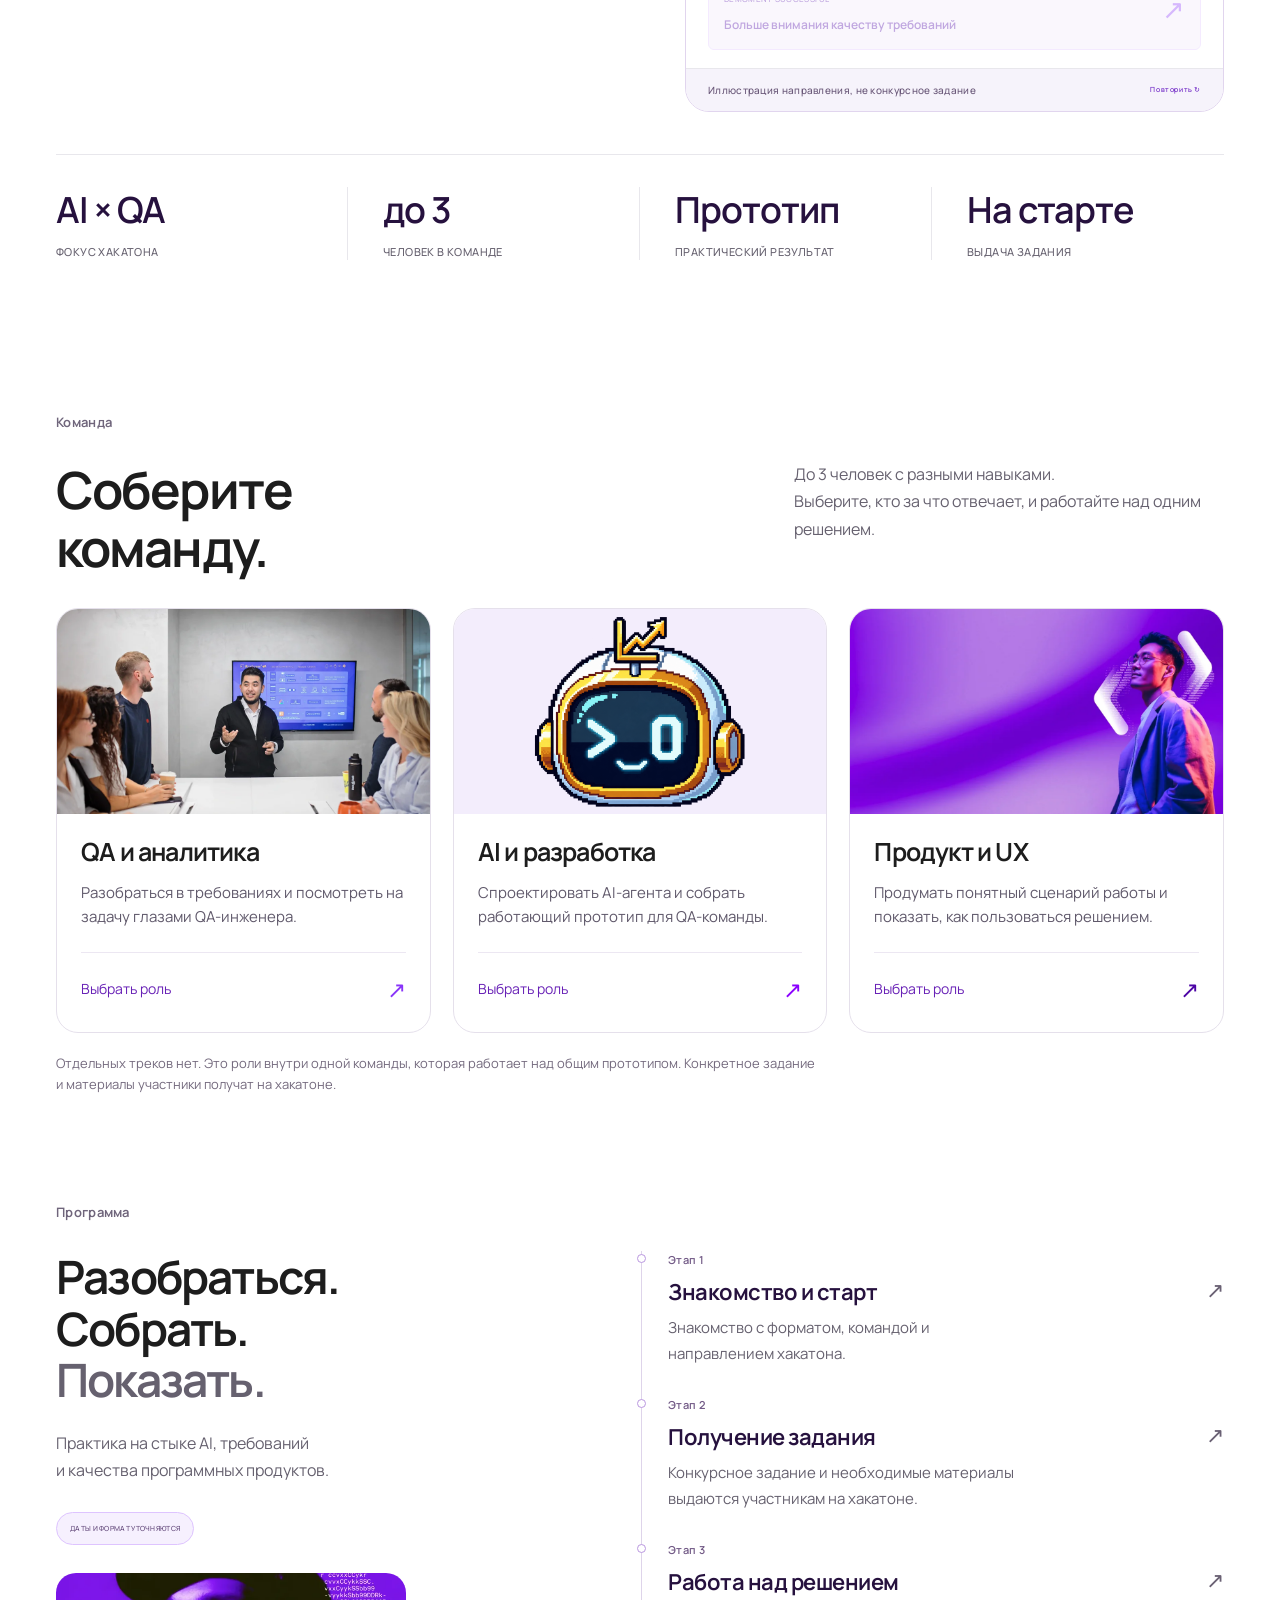
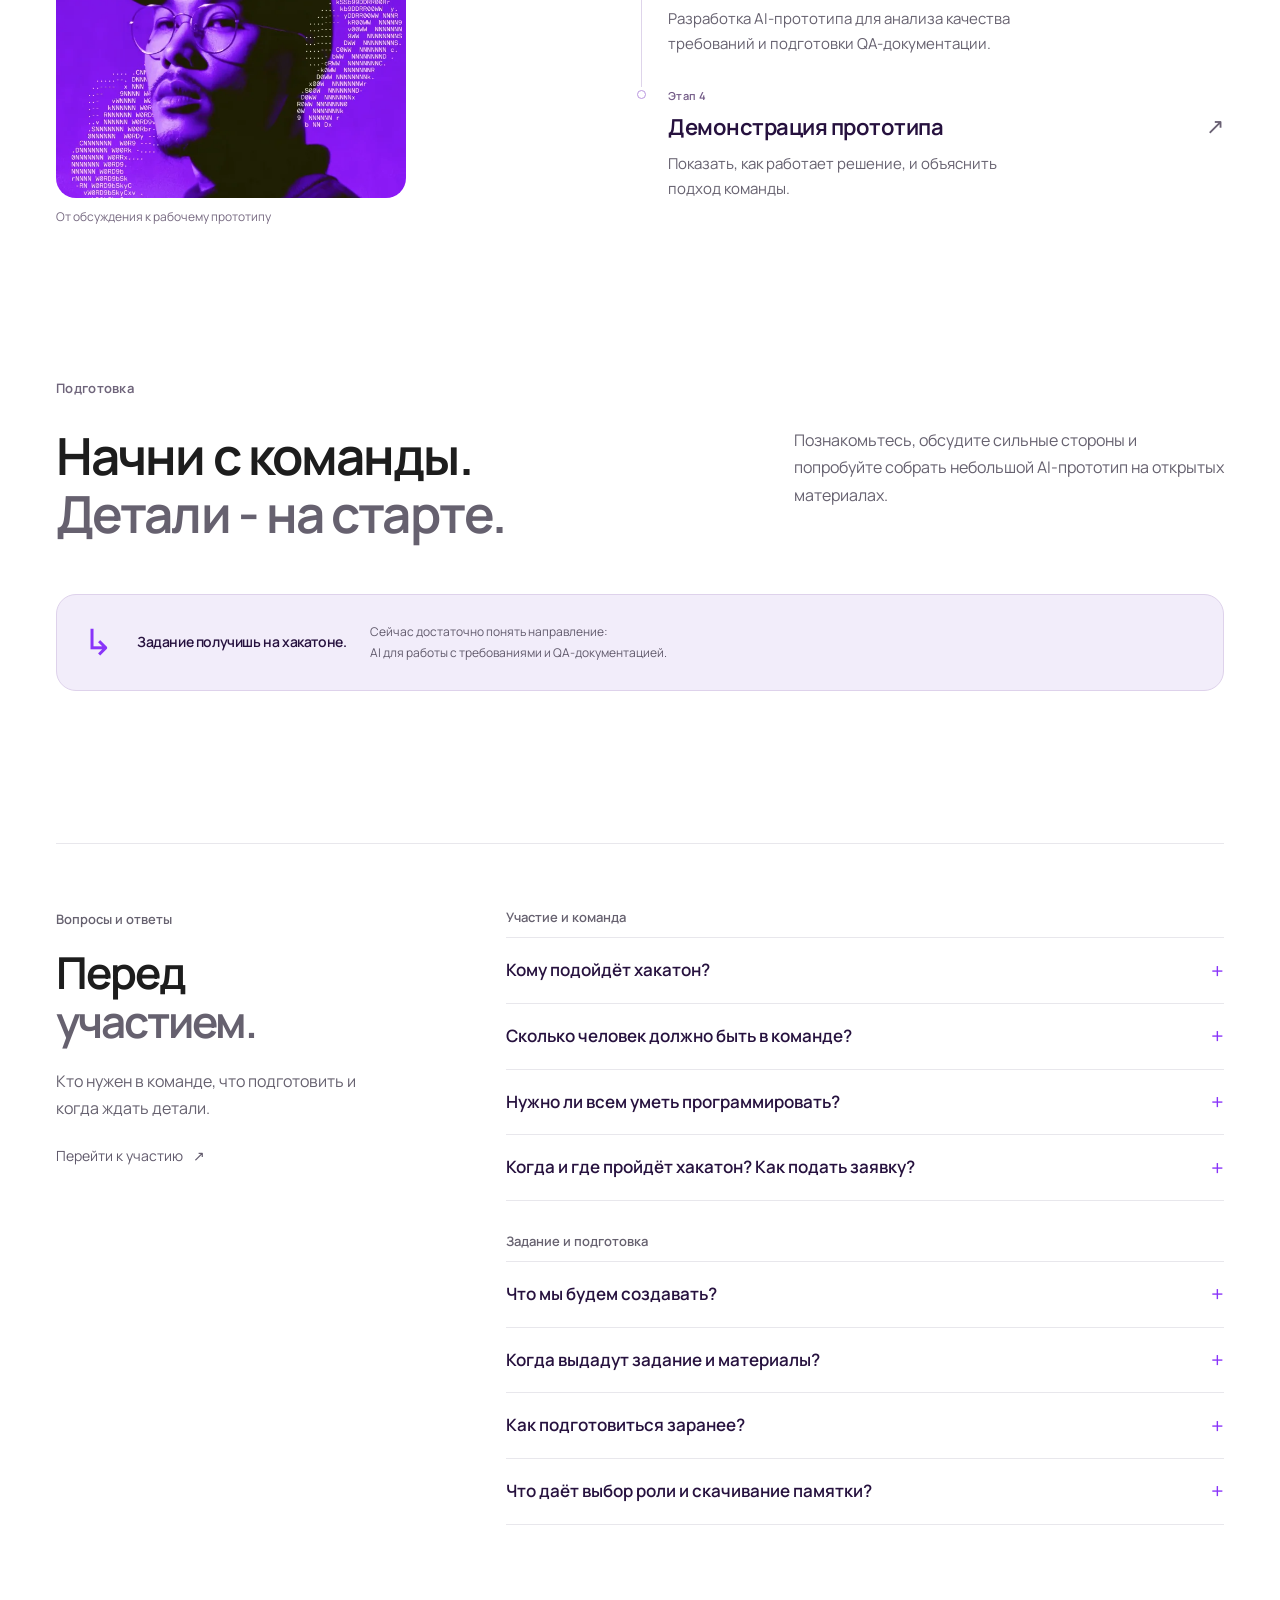
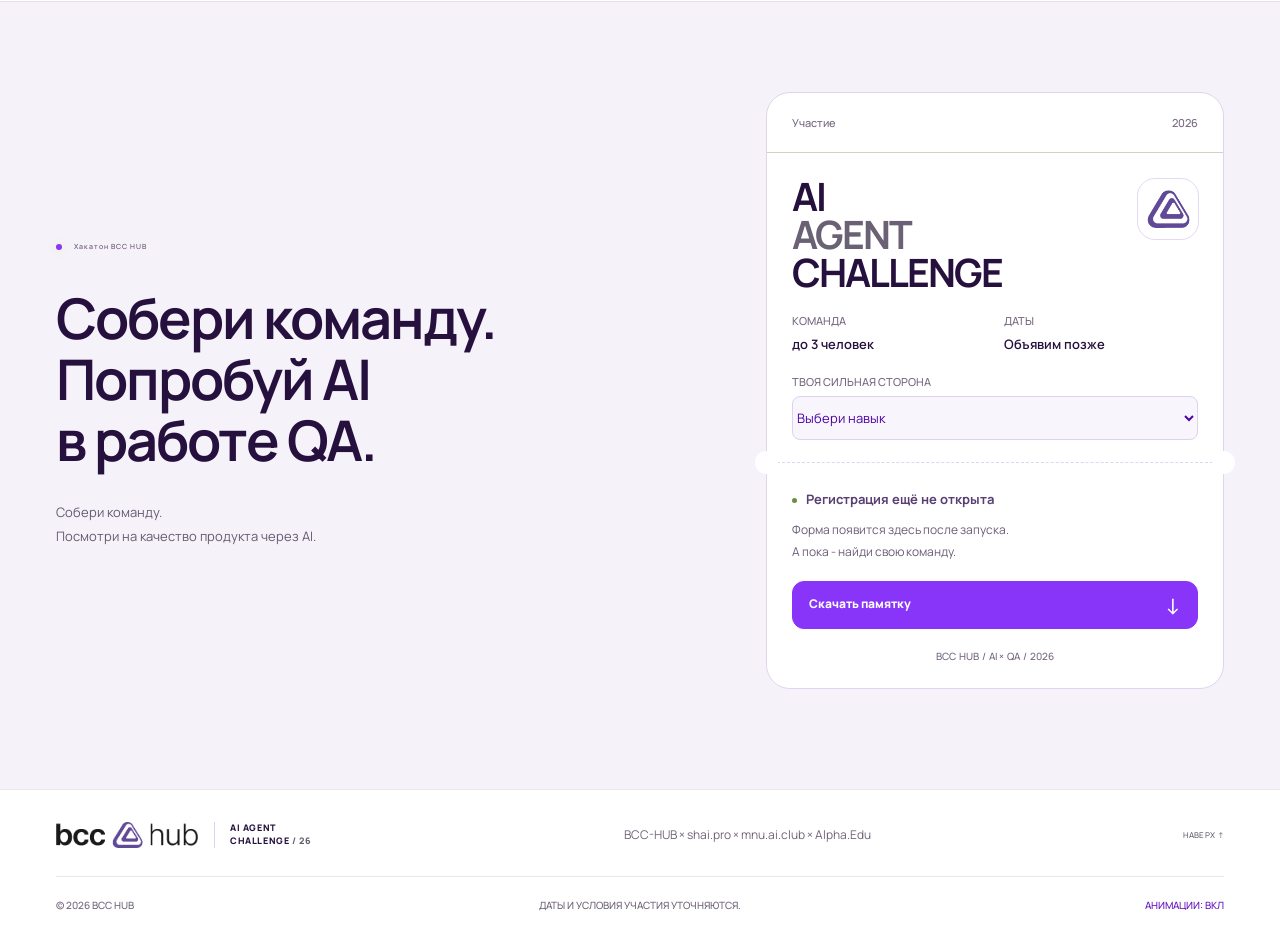
<file: classic.html>
<!doctype html> <html lang="ru"> <head> <meta charset="utf-8"> <meta name="viewport" content="width=device-width,initial-scale=1,viewport-fit=cover"> <meta name="theme-color" content="#ffffff"> <meta name="mobile-web-app-capable" content="yes"> <meta name="apple-mobile-web-app-capable" content="yes"> <meta name="apple-mobile-web-app-status-bar-style" content="default"> <meta name="apple-mobile-web-app-title" content="BCC HUB"> <link rel="apple-touch-icon" href="assets/icons/apple-touch-icon.png"> <link rel="icon" type="image/svg+xml" href="assets/favicon.svg"> <meta name="description" content="AI Agent Challenge от BCC-HUB: хакатон об AI-агентах для анализа качества требований и подготовки QA-тестовой документации. Задание выдаётся на старте."> <title>AI Agent Challenge - BCC-HUB / Classic</title> <link rel="preconnect" href="https://fonts.googleapis.com"> <link rel="preconnect" href="https://fonts.gstatic.com" crossorigin> <link href="https://fonts.googleapis.com/css2?family=IBM+Plex+Mono:wght@400;500&family=Manrope:wght@400;500;600;700;800&display=swap" rel="stylesheet"> <link rel="stylesheet" href="assets/app.min.css"><script src="assets/vendor/motion-14.7.0.js" defer="defer"></script><script src="assets/app.min.js" defer="defer"></script></head> <body class="classic-edition"> <a class="skip-link" href="#about">Перейти к содержимому</a> <div class="scroll-progress" aria-hidden="true"></div> <header class="site-header"> <div class="wrap nav-bar"> <a class="event-logo" href="#" aria-label="AI Agent Challenge - на главную"><img class="brand-logo" src="assets/logos/bcc-hub-full.png" alt="BCC HUB" width="359" height="68"><span>AI AGENT<br>CHALLENGE<span class="logo-year"> / 26</span></span></a> <nav class="desktop-nav" aria-label="Основная навигация"><a href="#about">О челлендже</a><a href="#tracks">Команда</a><a href="#timeline">Программа</a><a href="#faq">FAQ</a></nav> <div class="nav-actions"><a class="button button-small" href="#register">Хочу участвовать <span aria-hidden="true">↗</span></a><button class="menu-button" aria-label="Открыть меню" aria-expanded="false" aria-controls="mobile-menu"><span></span><span></span></button></div> </div> <nav id="mobile-menu" class="mobile-menu" aria-label="Мобильная навигация" hidden><a href="#about">О челлендже</a><a href="#tracks">Команда</a><a href="#timeline">Программа</a><a href="#prepare">Подготовка</a><a href="#faq">FAQ</a></nav> </header> <main> <section class="hero" aria-labelledby="hero-title"> <div class="hero-grid" aria-hidden="true"></div> <div class="wrap hero-inner"> <div class="hero-top"><span class="eyebrow"><i class="live-dot"></i> BCC-HUB / ХАКАТОН ПО AI × QA</span><span class="hero-location mono">КАЗАХСТАН · 2026 <span>↗</span></span></div> <div class="hero-copy"> <h1 id="hero-title"><span>BCC-HUB</span><span class="accent">AGENT</span><span>CHALLENGE<span class="cursor">_</span></span></h1> <p class="hero-tagline">Качество начинается<br>с требований.</p> <p class="hero-description">Создай AI-агента для анализа качества требований<br class="desktop-break"> и подготовки тестовой документации.</p> <div class="mobile-hero-visual"><div><span class="mono">ХАКАТОН BCC HUB</span><b>AI в твоей<br>QA-практике.</b><span class="mobile-visual-line"></span></div><button type="button" class="mascot-button" aria-label="Поздороваться с AI-мэскотом"><span class="mascot-bob"><img src="assets/mascot/robot-head.webp" srcset="assets/mascot/robot-head-mobile.webp 512w, assets/mascot/robot-head.webp 1080w" sizes="(max-width:800px) 235px, 540px" alt="" width="1536" height="1024" decoding="async"></span></button></div><div class="hero-buttons"><a class="button" href="#register">Принять вызов <span aria-hidden="true">↗</span></a><a class="text-link" href="#about"><span class="play-icon" aria-hidden="true">↓</span> Что будем создавать</a></div> </div> <div class="hero-art" aria-hidden="true"><div class="signal-field" aria-hidden="true"> <div class="ambient-orb orb-violet"></div><div class="ambient-orb orb-cyan"></div> <svg class="signal-network" viewBox="0 0 640 540" fill="none"> <ellipse class="signal-orbit" cx="320" cy="270" rx="252" ry="168" transform="rotate(-23 320 270)"/> <ellipse class="signal-orbit orbit-secondary" cx="320" cy="270" rx="216" ry="222" transform="rotate(28 320 270)"/> <path class="signal-route" d="M90 140C220 80 420 130 525 240S400 450 180 395"/> <circle class="signal-node node-first" cx="90" cy="140" r="5"/><circle class="signal-node node-last" cx="180" cy="395" r="5"/> <circle class="signal-packet" r="4"/> </svg><div class="brand-beacon"><span class="brand-symbol" aria-hidden="true"><img src="assets/logos/bcc-hub-symbol.png" alt="" width="359" height="69"></span><span class="mono">BCC HUB / AI × QA</span></div> </div><canvas id="agent-core"></canvas><span class="art-label art-label-top mono">AI × QA</span><span class="art-cross cross-one">+</span><span class="art-cross cross-two">+</span><div class="floating-label label-input"><span class="mini-icon">↗</span><div><small>В ФОКУСЕ</small>Требования к продукту</div></div><div class="floating-label label-output"><span class="output-dot"></span><div><small>AI × QA</small>требования → качество<span class="blinking">_</span></div></div><span class="art-label art-label-bottom mono">Идеи команды. Возможности AI.</span></div> <div class="hero-bottom"><div class="hero-meta"><span class="mono">AI × QA</span><p>Меньше рутины в QA.<br>Больше внимания качеству.</p></div><a class="scroll-cue mono" href="#partners">Дальше по странице <span aria-hidden="true">↓</span></a></div> <nav class="edition-switcher" aria-label="Версия сайта"><label class="edition-mode" for="classic-mode"><span class="edition-mode-label">Classic</span><input id="classic-mode" type="checkbox" role="switch" aria-label="Версия Classic" checked="checked"><span class="edition-mode-track" aria-hidden="true"><span></span></span></label><noscript><a href="index.html">Открыть основную версию</a></noscript></nav> </div> </section> <section id="partners" class="partners" aria-label="Организаторы и партнёры"> <div class="wrap"><div class="partners-caption mono">BCC-HUB / ТЕХНОЛОГИИ. ЛЮДИ. ПРАКТИКА.</div><div class="partner-logos"> <a class="partner hub-logo" href="https://bcchub.kz/" target="_blank" rel="noopener noreferrer" aria-label="BCC-HUB - официальный сайт"><img class="brand-logo" src="assets/logos/bcc-hub-full.png" alt="BCC HUB" width="359" height="68"></a> <span class="partner-x" aria-hidden="true">×</span> <a class="partner shai-logo" href="https://shai.pro/ru" target="_blank" rel="noopener noreferrer">shai.pro<span class="wordmark-dot">®</span></a> <span class="partner-x" aria-hidden="true">×</span> <a class="partner mnu-logo" href="https://mnu.kz/" target="_blank" rel="noopener noreferrer" aria-label="AI Club - Maqsut Narikbayev University"><svg class="partner-image" viewBox="31 58 2088 611" aria-hidden="true" focusable="false"><image href="assets/logos/mnu-ai-club.webp" width="2166" height="726"/></svg></a> <span class="partner-x" aria-hidden="true">×</span> <a class="partner alpha-logo" href="https://alphaedu.tech/" target="_blank" rel="noopener noreferrer"><img class="partner-image" src="assets/logos/alpha-edu.webp" width="484" height="192" alt="Alpha Edu"></a> </div></div> </section> <section id="about" class="section about-section"> <div class="wrap"><div class="section-label mono reveal"><span>О хакатоне</span><span>AI В РАБОТЕ QA</span></div> <div class="about-layout"><div class="about-copy reveal"><h2>AI-помощник<br>в работе QA.</h2><p>Хакатон BCC-HUB о том, как AI помогает QA-инженерам работать с требованиями и готовить тестовую документацию.</p><p class="small-copy">Собери прототип полезного инструмента для инженерной команды. Конкретное задание и материалы ты получишь на хакатоне.</p></div> <div class="agent-demo reveal"><div class="demo-top"><span class="mono"><i class="live-dot"></i> Пример работы агента</span><span class="demo-badge mono">ОБЩАЯ ИЛЛЮСТРАЦИЯ</span></div><div class="demo-tabs" role="tablist" aria-label="Примеры запросов"><button id="tab-business" role="tab" aria-selected="true" aria-controls="demo-panel" data-demo="business">Требования</button><button id="tab-personal" role="tab" aria-selected="false" aria-controls="demo-panel" tabindex="-1" data-demo="personal">Документация</button><button id="tab-platform" role="tab" aria-selected="false" aria-controls="demo-panel" tabindex="-1" data-demo="platform">QA-команда</button></div><div id="demo-panel" role="tabpanel" aria-labelledby="tab-business"><div class="chat-bubble"><span class="mono">YOU</span><p id="demo-request">Как AI может помочь с требованиями?</p><span class="chat-arrow" aria-hidden="true">↗</span></div><div class="demo-process"><div class="process-step" data-step="0"><span class="step-check">✓</span><span>Знакомство с материалом</span><small class="mono">01</small></div><div class="process-step" data-step="1"><span class="step-check">✓</span><span>Работа AI-агента</span><small class="mono">02</small></div><div class="process-step" data-step="2"><span class="step-check">✓</span><span>Подготовка результата</span><small class="mono">03</small></div><div class="process-step" data-step="3"><span class="step-check">✓</span><span>Просмотр QA-инженером</span><small class="mono">04</small></div></div><div class="demo-result" aria-live="polite"><div><span class="mono result-label">DEMOMENT SUCCESSFUL</span><p id="demo-result">Больше внимания качеству требований</p></div><span class="result-icon" aria-hidden="true">↗</span></div></div><div class="demo-footer mono"><span>Иллюстрация направления, не конкурсное задание</span><button id="replay-demo" aria-label="Повторить демонстрацию">Повторить ↻</button></div></div></div> <div class="facts-grid"><div><strong>AI × QA</strong><span class="mono">ФОКУС ХАКАТОНА</span></div><div><strong>до 3</strong><span class="mono">ЧЕЛОВЕК В КОМАНДЕ</span></div><div><strong>Прототип</strong><span class="mono">ПРАКТИЧЕСКИЙ РЕЗУЛЬТАТ</span></div><div><strong>На старте</strong><span class="mono">ВЫДАЧА ЗАДАНИЯ</span></div></div></div></section> <section id="tracks" class="section tracks-section"><div class="wrap"><div class="section-label mono"><span>Команда</span><span>РАЗНЫЕ НАВЫКИ. ОБЩАЯ ЗАДАЧА.</span></div><div class="section-heading"><h2>Соберите<br>команду.</h2><p>До 3 человек с разными навыками.<br>Выберите, кто за что отвечает, и работайте над одним решением.</p></div><div class="track-grid"><article class="track-card" data-track="business"><div class="track-top mono"></div><div class="role-photo"><img src="assets/photos/hub-work.webp" alt="Обсуждение в рабочей среде BCC HUB" loading="lazy" decoding="async"></div><div class="track-content"><span class="track-kicker mono">ПОНИМАТЬ ЗАДАЧУ</span><h3>QA и аналитика</h3><p>Разобраться в требованиях и посмотреть на задачу глазами QA-инженера.</p><a href="#register" class="track-link" data-select-track="business">Выбрать роль <span aria-hidden="true">↗</span></a></div></article><article class="track-card" data-track="personal"><div class="track-top mono"></div><div class="role-photo role-photo-mascot"><img src="assets/mascot/robot-head.webp" srcset="assets/mascot/robot-head-mobile.webp 512w, assets/mascot/robot-head.webp 1080w" sizes="(max-width:800px) 235px, 540px" alt="AI-мэскот хакатона" loading="lazy" decoding="async"></div><div class="track-content"><span class="track-kicker mono">СОБИРАТЬ РЕШЕНИЕ</span><h3>AI и разработка</h3><p>Спроектировать AI-агента и собрать работающий прототип для QA-команды.</p><a href="#register" class="track-link" data-select-track="personal">Выбрать роль <span aria-hidden="true">↗</span></a></div></article><article class="track-card" data-track="platform"><div class="track-top mono"></div><div class="role-photo role-photo-person"><img src="assets/photos/hub-people.webp" alt="Фотоматериал BCC HUB" loading="lazy" decoding="async"></div><div class="track-content"><span class="track-kicker mono">ДЕЛАТЬ УДОБНЫМ</span><h3>Продукт и UX</h3><p>Продумать понятный сценарий работы и показать, как пользоваться решением.</p><a href="#register" class="track-link" data-select-track="platform">Выбрать роль <span aria-hidden="true">↗</span></a></div></article></div><p class="role-note">Отдельных треков нет. Это роли внутри одной команды, которая работает над общим прототипом. Конкретное задание и материалы участники получат на хакатоне.</p></div></section> <section id="timeline" class="section timeline-section"><div class="wrap"><div class="section-label mono"><span>Программа</span><span>ОТ ЗНАКОМСТВА ДО ПРОТОТИПА</span></div><div class="timeline-layout"><div class="timeline-intro"><h2>Разобраться.<br>Собрать.<br><span class="muted">Показать.</span></h2><p>Практика на стыке AI, требований<br>и качества программных продуктов.</p><span class="status-pill mono">ДАТЫ И ФОРМАТ УТОЧНЯЮТСЯ</span><figure class="timeline-photo"><img src="assets/photos/hub-culture.webp" alt="Фотоматериал BCC HUB" loading="lazy" decoding="async"><figcaption>От обсуждения к рабочему прототипу</figcaption></figure></div><div class="timeline-list"><article class="timeline-item"><span class="timeline-dot"></span><span class="mono timeline-period">Этап 1</span><div><h3>Знакомство и старт</h3><p>Знакомство с форматом, командой и направлением хакатона.</p></div><span class="timeline-index">↗</span></article><article class="timeline-item"><span class="timeline-dot"></span><span class="mono timeline-period">Этап 2</span><div><h3>Получение задания</h3><p>Конкурсное задание и необходимые материалы выдаются участникам на хакатоне.</p></div><span class="timeline-index">↗</span></article><article class="timeline-item"><span class="timeline-dot"></span><span class="mono timeline-period">Этап 3</span><div><h3>Работа над решением</h3><p>Разработка AI-прототипа для анализа качества требований и подготовки QA-документации.</p></div><span class="timeline-index">↗</span></article><article class="timeline-item"><span class="timeline-dot"></span><span class="mono timeline-period">Этап 4</span><div><h3>Демонстрация прототипа</h3><p>Показать, как работает решение, и объяснить подход команды.</p></div><span class="timeline-index">↗</span></article></div></div></div></section> <section id="prepare" class="section judging-section"><div class="wrap"><div class="section-label mono"><span>Подготовка</span><span>ПРИХОДИ С ИНТЕРЕСОМ К ЗАДАЧЕ</span></div><div class="section-heading"><h2>Начни с команды.<br><span class="muted">Детали - на старте.</span></h2><p>Познакомьтесь, обсудите сильные стороны и попробуйте собрать небольшой AI-прототип на открытых материалах.</p></div><div class="support-strip"><span class="support-icon" aria-hidden="true">↳</span><b>Задание получишь на хакатоне.</b><p>Сейчас достаточно понять направление:<br>AI для работы с требованиями и QA-документацией.</p></div></div></section> <section id="faq" class="section faq-section" aria-labelledby="faq-title"><div class="wrap faq-layout"><div class="faq-intro"><span class="section-kicker">Вопросы и ответы</span><h2 id="faq-title">Перед<br><span class="muted">участием.</span></h2><p>Кто нужен в команде, что подготовить и когда ждать детали.</p><a class="text-link faq-next" href="#register">Перейти к участию <span aria-hidden="true">↗</span></a></div><div class="faq-list"><div class="faq-group" aria-labelledby="faq-group-0"><h3 id="faq-group-0" class="faq-group-title">Участие и команда</h3><details><summary>Кому подойдёт хакатон?<span aria-hidden="true">+</span></summary><div class="faq-answer"><p>Тем, кому интересно применять AI в работе с требованиями и качеством программных продуктов. В команде пригодятся навыки QA, аналитики, разработки и проектирования интерфейсов.</p></div></details><details><summary>Сколько человек должно быть в команде?<span aria-hidden="true">+</span></summary><div class="faq-answer"><p>До 3 человек. Распределите задачи по сильным сторонам: кто разбирается в требованиях, кто собирает агента, кто продумывает работу с результатом и готовит демо. Один участник может совмещать несколько ролей.</p></div></details><details><summary>Нужно ли всем уметь программировать?<span aria-hidden="true">+</span></summary><div class="faq-answer"><p>Разработка понадобится команде, но вклад каждого может быть разным. Анализ требований, проверка результатов и понятный сценарий использования так же важны для рабочего прототипа.</p></div></details><details><summary>Когда и где пройдёт хакатон? Как подать заявку?<span aria-hidden="true">+</span></summary><div class="faq-answer"><p>Даты, площадка, формат и условия участия уточняются. Регистрация ещё не открыта. После подтверждения организаторами информация и форма появятся на этом сайте.</p></div></details></div><div class="faq-group" aria-labelledby="faq-group-1"><h3 id="faq-group-1" class="faq-group-title">Задание и подготовка</h3><details><summary>Что мы будем создавать?<span aria-hidden="true">+</span></summary><div class="faq-answer"><p>Прототип полезного инструмента для инженерной команды: AI помогает QA-инженерам работать с требованиями и готовить тестовую документацию. Конкретное задание и материалы участники получат на хакатоне.</p></div></details><details><summary>Когда выдадут задание и материалы?<span aria-hidden="true">+</span></summary><div class="faq-answer"><p>На старте хакатона. Тогда участники узнают подробности задачи и правила работы. Заранее конкурсные материалы на сайте не публикуются.</p></div></details><details><summary>Как подготовиться заранее?<span aria-hidden="true">+</span></summary><div class="faq-answer"><p>Соберите команду до 3 человек, обсудите роли и освежите основы работы с требованиями, QA и AI-инструментами. Для практики можно попробовать небольшой прототип на открытых материалах.</p></div></details><details><summary>Что даёт выбор роли и скачивание памятки?<span aria-hidden="true">+</span></summary><div class="faq-answer"><p>Выбор роли помогает определиться со своим вкладом и сохраняется только на вашем устройстве. Памятка содержит общее направление хакатона и советы по подготовке. Эти действия не отправляют заявку и не подтверждают участие.</p></div></details></div></div></div></section> <section id="register" class="register-section"><div class="wrap register-layout"><div class="register-copy reveal"><span class="mono"><i class="live-dot"></i> Хакатон BCC HUB</span><h2>Собери команду.<br>Попробуй AI<br>в работе QA.</h2><p>Собери команду.<br>Посмотри на качество продукта через AI.</p></div><div class="event-pass reveal"><div class="pass-top mono"><span>Участие</span><span>2026</span></div><div class="pass-brand">AI<br><span>AGENT</span><br>CHALLENGE<span class="pass-brand-sign"><span class="brand-symbol" aria-hidden="true"><img src="assets/logos/bcc-hub-symbol.png" alt="" width="359" height="69"></span></span></div><div class="pass-info"><div><span class="mono">КОМАНДА</span><b>до 3 человек</b></div><div><span class="mono">ДАТЫ</span><b>Объявим позже</b></div><div><span class="mono">ТВОЯ СИЛЬНАЯ СТОРОНА</span><label class="visually-hidden" for="track-choice">Выбрать навык</label><select id="track-choice"><option value="">Выбери навык</option><option value="business">QA и аналитика</option><option value="personal">AI и разработка</option><option value="platform">Продукт и UX</option></select></div></div><div class="pass-divider" aria-hidden="true"></div><div class="pass-bottom"><span class="pass-status"><i class="live-dot"></i> Регистрация ещё не открыта</span><p>Форма появится здесь после запуска.<br>А пока - найди свою команду.</p><button class="button pass-button" id="download-brief">Скачать памятку <span aria-hidden="true">↓</span></button><span id="download-status" class="download-status mono" role="status"></span><div class="barcode" aria-hidden="true"></div><span class="mono pass-code">BCC HUB / AI × QA / 2026</span></div></div></div></section> </main> <footer class="site-footer"><div class="wrap"><div class="footer-top"><a class="event-logo" href="#"><img class="brand-logo" src="assets/logos/bcc-hub-full.png" alt="BCC HUB" width="359" height="68"><span>AI AGENT<br>CHALLENGE<span class="logo-year"> / 26</span></span></a><p>BCC-HUB × shai.pro × mnu.ai.club × Alpha.Edu</p><a class="back-top mono" href="#">НАВЕРХ ↑</a></div><div class="footer-bottom mono"><span>© 2026 BCC HUB</span><span>ДАТЫ И УСЛОВИЯ УЧАСТИЯ УТОЧНЯЮТСЯ.</span><button id="motion-toggle" aria-pressed="false">АНИМАЦИИ: ВКЛ</button></div></div></footer> <nav class="app-nav" aria-label="Навигация приложения"><a href="#hero-title" data-app-nav="home"><svg viewBox="0 0 24 24" fill="none" stroke="currentColor" stroke-width="1.7" stroke-linecap="round" stroke-linejoin="round" aria-hidden="true"><path d="m3 10 9-7 9 7v10a1 1 0 0 1-1 1h-5v-7H9v7H4a1 1 0 0 1-1-1z"/></svg><span>Обзор</span></a><a href="#tracks" data-app-nav="team"><svg viewBox="0 0 24 24" fill="none" stroke="currentColor" stroke-width="1.7" stroke-linecap="round" stroke-linejoin="round" aria-hidden="true"><path d="M16 21v-2a4 4 0 0 0-4-4H6a4 4 0 0 0-4 4v2m20 0v-2a4 4 0 0 0-3-3.9M16 3.1a4 4 0 0 1 0 7.8"/><circle cx="9" cy="7" r="4"/></svg><span>Команда</span></a><button type="button" data-app-panel="join" class="app-nav-join" aria-haspopup="dialog"><svg viewBox="0 0 24 24" fill="none" stroke="currentColor" stroke-width="1.7" stroke-linecap="round" stroke-linejoin="round" aria-hidden="true"><path d="M12 5v14M5 12h14"/></svg><span>Участие</span></button><a href="#timeline" data-app-nav="program"><svg viewBox="0 0 24 24" fill="none" stroke="currentColor" stroke-width="1.7" stroke-linecap="round" stroke-linejoin="round" aria-hidden="true"><rect x="3" y="5" width="18" height="16" rx="3"/><path d="M16 3v4M8 3v4M3 11h18m-13 5h2m4 0h2"/></svg><span>Программа</span></a><button type="button" data-app-panel="more" class="app-nav-more" aria-haspopup="dialog"><svg viewBox="0 0 24 24" fill="none" stroke="currentColor" stroke-width="1.7" stroke-linecap="round" stroke-linejoin="round" aria-hidden="true"><circle cx="5" cy="12" r="1"/><circle cx="12" cy="12" r="1"/><circle cx="19" cy="12" r="1"/></svg><span>Ещё</span></button></nav><dialog id="app-sheet" class="app-sheet" aria-labelledby="app-sheet-title"> <div class="sheet-handle" aria-hidden="true"></div><div class="sheet-heading"><h2 id="app-sheet-title">Участие</h2><button type="button" class="sheet-close" aria-label="Закрыть панель">×</button></div> <div class="sheet-content" data-sheet-content="join"><span class="app-chip">AI × QA / BCC HUB</span><h3>Твоя команда.<br>Твой следующий шаг.</h3><p>Собери команду до 3 человек. Регистрация ещё не открыта. Пока можно выбрать свою сильную сторону и сохранить памятку.</p> <label class="sheet-label" for="mobile-skill-choice">Чем ты усилишь команду?</label><select id="mobile-skill-choice"><option value="">Выбери навык</option><option value="business">QA и аналитика</option><option value="personal">AI и разработка</option><option value="platform">Продукт и UX</option></select> <button type="button" class="button sheet-download">Скачать памятку <span aria-hidden="true">↓</span></button><p class="sheet-status" role="status"></p><small>Выбор навыка сохраняется только на этом устройстве. Это не заявка на участие.</small></div> <div class="sheet-content" data-sheet-content="more" hidden><div class="sheet-links"><a href="#about">О хакатоне <span>↗</span></a><a href="#faq">Вопросы и ответы <span>↗</span></a><a href="#prepare">Как подготовиться <span>↗</span></a><button type="button" id="app-motion">Отключить анимации <span>◉</span></button><button type="button" id="app-haptics" aria-pressed="true">Виброотклик: включён <span>◉</span></button><button type="button" id="app-install">На главный экран <span>＋</span></button><button type="button" id="app-version">Открыть Classic <span>↗</span></button></div><p class="sheet-note">Даты и условия участия объявим после подтверждения организаторами.</p></div> <div class="sheet-content" data-sheet-content="install" hidden><span class="app-chip">BCC HUB В ОДНО КАСАНИЕ</span><h3>Рядом, как приложение.</h3><p id="install-instructions">В меню браузера выбери «Установить приложение» или «Добавить на главный экран». На iPhone: «Поделиться» → «На экран Домой».</p><button type="button" id="native-install" class="button" hidden>Установить приложение <span>↗</span></button><p class="sheet-note">Установка доступна после размещения сайта по HTTPS. Для локального просмотра открой index.html.</p></div></dialog> </body> </html>
</file>
<file: assets/app.min.css>
:root{--bg:#111411;--surface:#191d18;--ink:#f1f3e9;--muted:#8e968a;--line:#31372e;--green:#c3f85c;--paper:#f0f1e9;--dark:#172014;--mono:'IBM Plex Mono',monospace;--font:'Manrope',Arial,sans-serif;color-scheme:dark}*{box-sizing:border-box}html{scroll-behavior:smooth;scroll-padding-top:100px}body{margin:0;background:var(--bg);color:var(--ink);font-family:var(--font);line-height:1.6;-webkit-font-smoothing:antialiased}button,input,select{font:inherit}a,button,select{-webkit-tap-highlight-color:transparent}a{color:inherit;text-decoration:none}button{cursor:pointer;border:0}button:disabled{cursor:default}button,select{color:inherit}h1,h2,h3,p{margin:0}h1,h2,h3{font-weight:700}h2{font-size:clamp(34px,4vw,56px);letter-spacing:-2.7px}h3{line-height:1.25}::selection{background:var(--green);color:var(--bg)}:focus-visible{outline:2px solid var(--green);outline-offset:6px}.wrap{width:min(1280px,calc(100% - 112px));margin:auto}.mono{font-family:var(--mono);font-size:10px;letter-spacing:1.1px}.accent{color:var(--green)}.muted{color:var(--muted)}.section-label{display:flex;justify-content:space-between;gap:24px;border-top:1px solid var(--line);color:var(--muted)}.section-kicker{color:var(--muted);display:block}.button{display:inline-flex;align-items:center;justify-content:space-between;gap:35px;padding:17px 25px;min-height:55px;color:var(--dark);background:var(--green);border:1px solid var(--green);font-size:13px;font-weight:800;line-height:1.4;transition:background .2s,transform .2s,box-shadow .2s}.button>span{font-size:22px;font-weight:500;line-height:1}.button:hover{transform:translateY(-3px);box-shadow:0 6px 30px #bafa3820}.button-small{min-height:40px;padding:10px 16px;font-size:11px;gap:24px}.button-small>span{font-size:18px}.live-dot{display:inline-block;flex-shrink:0;width:6px;height:6px;border-radius:50%;background:var(--green);box-shadow:0 0 10px #c3f85c70;margin-right:10px;vertical-align:middle}.skip-link{position:fixed;top:10px;left:10px;transform:translateY(-150%);z-index:100;background:var(--green);color:var(--bg);padding:12px}.skip-link:focus{transform:none}.visually-hidden{position:absolute;width:1px;height:1px;padding:0;margin:-1px;overflow:hidden;clip:rect(0,0,0,0);white-space:nowrap;border:0}.scroll-progress{height:2px;background:var(--green);position:fixed;top:0;left:0;z-index:100;pointer-events:none}.site-header{position:sticky;top:0;z-index:40;background:#111411ed;backdrop-filter:blur(20px);border-bottom:1px solid #31372eaa}.nav-bar{height:83px;display:flex;align-items:center;justify-content:space-between;gap:24px}.event-logo{display:flex;align-items:center;gap:11px;font-size:10px;letter-spacing:.6px;font-weight:800;line-height:1.4;white-space:nowrap}.logo-mark{font-family:Arial,sans-serif;font-style:italic;font-weight:900;font-size:46px;line-height:1;color:var(--green);letter-spacing:-9px;width:38px;position:relative}.logo-mark>span{font-style:normal;font-size:30px;position:absolute;top:-5px;left:16px}.logo-year{color:var(--muted)}.desktop-nav{display:flex;gap:32px;color:#6a6174}.desktop-nav a{position:relative;padding:12px 0;transition:color .2s}.desktop-nav a.active,.desktop-nav a:hover{color:var(--green)}.desktop-nav a:after{content:'';position:absolute;bottom:5px;left:0;width:0;height:1px;background:var(--green);transition:width .2s}.desktop-nav a.active:after,.desktop-nav a:hover:after{width:100%}.nav-actions{display:flex;align-items:center;gap:16px}.menu-button{display:none;width:35px;height:35px;background:0 0;padding:7px}.menu-button span{display:block;height:1px;background:var(--ink);margin:6px 0;transition:transform .2s}.menu-button[aria-expanded=true] span:first-child{transform:translateY(3.5px) rotate(45deg)}.menu-button[aria-expanded=true] span:last-child{transform:translateY(-3.5px) rotate(-45deg)}.mobile-menu{padding:12px 28px 24px;border-top:1px solid var(--line)}.mobile-menu[hidden]{display:none}.mobile-menu a{display:block;padding:10px;font-size:16px}.hero{position:relative;overflow:hidden;isolation:isolate}.hero-grid{position:absolute;inset:0;z-index:-1;background-size:72px 72px;mask-image:linear-gradient(to right,transparent 10%,#000 80%)}.hero-inner{position:relative;padding-top:31px;padding-bottom:28px}.hero-top{display:flex;justify-content:space-between;align-items:center;position:relative;z-index:3}.eyebrow{font-family:var(--mono);font-size:9px;letter-spacing:1.2px;display:flex;align-items:center}.hero-location>span{margin-left:28px;color:var(--green);font-size:17px}.hero-copy{position:relative;z-index:3;padding-top:54px;pointer-events:none}.hero-copy a{pointer-events:auto}h1{font-size:clamp(65px,7.5vw,108px);line-height:.96;letter-spacing:-6px;font-weight:800}h1>span{display:block;width:max-content;max-width:100%}.title-star{display:inline-block;font-size:.69em;margin-left:28px;vertical-align:12%;font-weight:400;animation:24s linear infinite star-turn}.cursor{color:var(--green);font-weight:400;font-size:.83em;animation:1.2s steps(1) infinite cursor-blink}.hero-tagline{font-size:25px;line-height:1.32;letter-spacing:-.7px;margin-top:27px}.hero-description{line-height:1.8;margin-top:16px}.hero-buttons{display:flex;align-items:center;gap:30px;margin-top:27px}.text-link{font-size:11px;display:flex;align-items:center;gap:10px}.text-link:hover{color:var(--green)}.play-icon{border:1px solid #526043;width:26px;height:26px;border-radius:50%;display:grid;place-items:center;font-size:14px}.hero-art{position:absolute;right:-7%;top:60px;width:64%;height:600px;z-index:1;pointer-events:none}#agent-core{width:100%;height:100%;display:block;opacity:.94}.art-label{position:absolute;font-size:8px;color:#6a6174;letter-spacing:1.6px}.art-label-top{top:35px;right:24%}.art-label-bottom{bottom:38px;left:44%}.art-cross{position:absolute;color:#6a6174;font-family:var(--mono);font-size:20px}.cross-one{top:18%;right:15%}.cross-two{bottom:25%;left:13%}.floating-label{position:absolute;background:#20271edb;border:1px solid #62774b66;backdrop-filter:blur(10px);display:flex;align-items:center;gap:12px;white-space:nowrap;font-family:var(--mono);font-size:10px;box-shadow:0 10px 40px #0003;padding:14px 17px;animation:7s ease-in-out infinite float}.floating-label small{display:block;font-size:7px;letter-spacing:1.2px;margin-bottom:5px}.label-input{top:19%;right:8%;transform:rotate(-5deg)}.mini-icon{color:var(--green);font-size:22px}.label-output{bottom:14%;left:30%;animation-delay:-3s;color:var(--green);transform:rotate(3deg)}.output-dot{width:7px;height:7px;background:var(--green);border-radius:50%;box-shadow:0 0 10px var(--green)}.blinking{animation:1s steps(1) infinite cursor-blink}.hero-bottom{display:flex;align-items:end;justify-content:space-between;margin-top:44px;position:relative;z-index:3}.hero-meta{display:flex;gap:20px;align-items:center}.hero-meta>.mono{color:var(--green);padding-right:20px;border-right:1px solid var(--line);font-size:11px}.hero-meta p{font-size:10px;color:var(--muted);line-height:1.7}.scroll-cue{font-size:8px;letter-spacing:1.6px;color:var(--muted);display:flex;gap:20px;align-items:center}.scroll-cue span{font-size:22px;color:var(--green)}.partners{padding:29px 0 38px;background:var(--paper);color:var(--dark)}.partners-caption{letter-spacing:1.7px;text-align:center;margin-bottom:28px}.partner-logos{display:grid;grid-template-columns:minmax(0,1fr) 20px minmax(0,1fr) 20px minmax(0,1fr) 20px minmax(0,1fr);align-items:center;gap:18px}.partner{display:flex;align-items:center;justify-content:center;min-width:0;width:100%;height:76px;transition:opacity .2s,transform .2s}.partner:hover{opacity:.75;transform:translateY(-3px)}.partner-x{font-size:18px;color:#6a6174;font-weight:400;text-align:center}.partner-image{display:block;width:min(100%,200px);height:64px;object-fit:contain;flex-shrink:1}.alpha-logo .partner-image{width:min(100%,162px)}.bcc-logo .partner-image{width:min(100%,210px);mix-blend-mode:multiply}.shai-logo{font-family:Georgia,serif;font-size:41px;font-weight:700;letter-spacing:-1.5px;white-space:nowrap}.wordmark-dot{font-family:var(--font);font-size:8px;align-self:center;transform:translateY(-17px);letter-spacing:0;margin-left:4px}.marquee{background:var(--green);color:var(--dark);overflow:hidden;border-top:1px solid #d9fe9c;border-bottom:1px solid #d9fe9c;padding:13px 0}.marquee-track{display:flex;gap:34px;width:max-content;align-items:center;animation:35s linear infinite marquee}.marquee span{font-size:11px;font-weight:800;letter-spacing:1px;white-space:nowrap}.marquee i{font-size:23px;font-style:normal;line-height:1}.about-layout{display:grid;grid-template-columns:1fr 1fr;gap:90px;align-items:center}.about-copy>p{color:#6a6174;margin-top:25px;line-height:1.9}.about-copy>.small-copy{color:var(--muted);max-width:390px;margin-top:17px}.inline-tag{display:flex;align-items:center;gap:14px;margin-top:32px;font-family:var(--mono);letter-spacing:.6px;color:#6a6174}.inline-tag span{font-size:30px;color:var(--green)}.agent-demo{background:var(--surface);border:1px solid #3e4934;box-shadow:0 12px 50px #0002;overflow:hidden}.demo-top{padding:21px 22px;display:flex;justify-content:space-between;gap:12px;align-items:center;border-bottom:1px solid var(--line)}.demo-top>.mono{font-size:8px;letter-spacing:.4px}.demo-top .live-dot{width:5px;height:5px;margin-right:6px}.demo-badge{color:var(--muted);letter-spacing:.6px}.demo-tabs{display:flex;gap:5px;padding:18px 22px 0}.demo-tabs button{background:0 0;border:1px solid transparent;padding:7px 11px;border-radius:4px;color:var(--muted);transition:background .2s,color .2s}.demo-tabs button[aria-selected=true]{color:var(--green);border-color:#4c5e38}.demo-tabs button:hover{color:var(--green)}#demo-panel{padding:18px 22px}.chat-bubble{border:1px solid #3c4434;border-radius:7px;padding:15px 35px 15px 16px;position:relative}.chat-bubble>.mono{font-size:7px;color:#6a6174}.chat-bubble p{margin-top:6px;font-weight:600}.chat-arrow{position:absolute;right:16px;top:24px;font-size:19px;color:#6a6174}.demo-process{padding:16px 0}.process-step{display:flex;align-items:center;gap:11px;padding:9px 0;transition:color .4s}.process-step small{margin-left:auto;font-size:8px;color:#6a6174}.step-check{width:16px;height:16px;display:grid;place-items:center;border:1px solid #434f38;border-radius:50%;font-size:8px;transition:.3s}.process-step.done .step-check{color:var(--green);border-color:#718f48}.demo-result{display:flex;align-items:center;justify-content:space-between;border:1px solid #526e36;border-radius:6px;padding:15px;opacity:.35;transition:opacity .4s}.demo-result.ready{opacity:1}.result-label{color:var(--green);letter-spacing:1px}.demo-result p{font-weight:600;margin-top:5px}.result-icon{font-size:27px;color:var(--green)}.demo-footer{display:flex;justify-content:space-between;gap:12px;padding:13px 22px;border-top:1px solid var(--line);letter-spacing:.6px}.demo-footer button{background:0 0;font-family:var(--mono);letter-spacing:.6px;padding:0}.facts-grid{display:grid;grid-template-columns:repeat(4,1fr);border-top:1px solid var(--line);padding-top:32px}.facts-grid>div{display:flex;flex-direction:column;border-right:1px solid var(--line);padding-left:35px}.facts-grid>div:first-child{padding-left:0}.facts-grid>div:last-child{border:0}.facts-grid strong{letter-spacing:-2px;font-weight:600;line-height:1.25}.facts-grid strong>span{font-size:15px;letter-spacing:-.5px;font-weight:500;margin-left:4px}.facts-grid .mono{color:var(--muted);margin-top:12px;letter-spacing:1px}.tracks-section{padding-top:0}.section-heading{display:flex;align-items:end;justify-content:space-between;gap:30px}.section-heading>p{color:var(--muted);padding-bottom:5px}.track-grid{display:grid;grid-template-columns:repeat(3,1fr);gap:16px}.track-card{--track-color:#c3f85c;transition:transform .35s,border-color .35s}.track-card:hover{transform:translateY(-8px);border-color:var(--track-color)}.track-purple{--track-color:#c1b2f1;background:#22202c;border-color:#413a50}.track-orange{--track-color:#edbb8e;background:#29231d;border-color:#4b3c2d}.track-top{justify-content:space-between;padding:21px 24px;letter-spacing:.8px;color:var(--track-color)}.track-art{height:175px;position:relative;overflow:hidden;margin-bottom:7px;background:radial-gradient(ellipse at center,color-mix(in srgb,var(--track-color) 11%,transparent),transparent 65%)}.track-kicker{color:var(--track-color);letter-spacing:1px}.track-content h3{letter-spacing:-1px;font-weight:600;line-height:1.15}.track-orange .track-content p,.track-purple .track-content p{color:#6a6174}.track-prompt{padding:12px 0 18px;border-bottom:1px solid color-mix(in srgb,var(--track-color) 20%,transparent);margin-top:13px;color:var(--track-color);white-space:nowrap}.track-link{display:flex;align-items:center;justify-content:space-between}.track-link>span{font-size:23px;color:var(--track-color);transition:transform .2s}.track-link:hover>span{transform:translate(3px,-3px)}.receipt{width:105px;height:131px;background:#2b3c20;border:1px solid #829e57;border-radius:5px;position:absolute;left:calc(50% - 52px);top:14px;box-shadow:0 15px 25px #0003}.receipt-back{transform:translate(-33px,4px) rotate(-17deg);background:#26361d;border-color:#576d3b}.receipt-back i,.receipt-front i{display:block;width:62px;height:1px;background:#a2c36a;margin:13px auto}.receipt-front{transform:translate(19px,0) rotate(10deg);background:linear-gradient(145deg,#547333,#2f4921);transition:transform .5s}.receipt-front span{font-family:var(--mono);font-size:5px;margin:14px 12px;display:block;color:#6a6174}.receipt-front b{font-size:34px;line-height:1;display:block;margin-left:13px;font-weight:500;color:#6a6174}.receipt-front i{margin:8px 12px;width:76px}.receipt-front i:nth-of-type(2){width:45px}.receipt-front em{font-family:var(--mono);font-style:normal;font-size:5px;margin-left:12px;color:#6a6174}.art-orbit{position:absolute;left:calc(50% + 71px);top:87px;background:var(--green);color:#6a6174;border-radius:50%;width:35px;height:35px;display:grid;place-items:center;font-size:23px;box-shadow:0 5px 20px #0003}.track-card:hover .receipt-front{transform:translate(23px,-7px) rotate(15deg)}.credit-card{position:absolute;left:calc(50% - 81px);top:30px;width:162px;height:99px;border-radius:10px}.credit-back{transform:translate(-18px,-7px) rotate(-14deg);background:linear-gradient(145deg,#63567c,#3a304e);border:1px solid #7e6f97}.credit-front{background:linear-gradient(120deg,#b8a4e1,#726197);border:1px solid #d6c9ef;transform:translate(11px,11px) rotate(10deg);padding:12px;box-shadow:0 15px 25px #0003;color:#6a6174;transition:transform .5s}.credit-front>span{font-family:var(--mono);font-size:6px;letter-spacing:.7px;display:block}.chip{display:block;width:19px;height:16px;margin-top:9px;border-radius:3px;border:1px solid #c5b4de;background:repeating-linear-gradient(0deg,#dbd0ec 0 4px,#b2a3c7 4px 5px)}.credit-front b{display:block;font-size:12px;letter-spacing:3px;font-weight:500;position:absolute;right:10px;top:39px}.credit-front small{display:block;font-family:var(--mono);font-size:5px;margin-top:14px;letter-spacing:.9px}.coin{position:absolute;left:calc(50% + 58px);top:100px;background:linear-gradient(135deg,#cabcde,#857499);border:3px double #dbd1ed;box-shadow:0 8px 15px #0004;width:41px;height:41px;border-radius:50%;display:grid;place-items:center;font-size:23px;color:#6a6174;transform:rotate(-13deg)}.track-card:hover .credit-front{transform:translate(16px,4px) rotate(15deg)}.network-center{width:80px;height:80px;position:absolute;top:48px;left:calc(50% - 40px);display:grid;place-items:center;background:linear-gradient(145deg,#ce9a6a,#8c5f3c);border:1px solid #e5bc93;border-radius:18px;transform:rotate(-10deg);font-size:57px;color:#6a6174;box-shadow:0 12px 25px #0003;z-index:2;transition:transform .5s}.network-node{width:39px;height:39px;position:absolute;border-radius:8px;border:1px solid #b99570;background:#493a2b;display:grid;place-items:center;color:#6a6174;z-index:2;box-shadow:0 5px 15px #0003}.node-a{top:12px;left:calc(50% - 93px);transform:rotate(-10deg);font-size:25px}.node-b{top:19px;left:calc(50% + 58px);transform:rotate(14deg);font-size:23px}.node-c{top:120px;left:calc(50% + 49px);transform:rotate(8deg);font-size:22px}.network-lines{width:144px;height:100px;position:absolute;top:38px;left:calc(50% - 72px);border:1px dashed #a27a50;border-radius:35px;transform:rotate(-8deg)}.track-card:hover .network-center{transform:rotate(5deg) translateY(-5px)}.grand-prize{margin-top:23px;background:var(--paper);border-radius:6px;display:flex;gap:28px;align-items:center;color:var(--dark);padding:28px 32px}.prize-star{font-size:63px;line-height:1;font-weight:400}.grand-prize .mono{letter-spacing:1px;color:#6a6174}.grand-prize h3{font-size:19px;letter-spacing:-.5px;margin:5px 0 9px}.grand-prize p{color:#6a6174;max-width:640px}.prize-arrow{font-size:40px;line-height:1;margin-left:auto}.prize-note{color:var(--muted);text-align:center;margin-top:19px;letter-spacing:.8px}.manifesto{background:var(--green);color:var(--dark);padding:55px 0 43px;overflow:hidden;position:relative}.manifesto .wrap{position:relative}.manifesto>.wrap>.mono{font-size:8px;letter-spacing:1.5px}.manifesto p{font-size:clamp(55px,7.5vw,110px);line-height:1.03;font-weight:600;letter-spacing:-5px;margin:33px 0;position:relative}.manifesto p>span:not(.manifesto-star){color:#6a6174}.manifesto-star{position:absolute;right:0;top:17px;font-size:220px;line-height:1;font-weight:400;animation:40s linear infinite star-turn}.manifesto-bottom{display:flex;justify-content:space-between;align-items:end;border-top:1px solid #1d351e3d;padding-top:24px}.manifesto-bottom>span{font-size:11px;font-weight:800;letter-spacing:1px}.manifesto-bottom>a{width:50px;height:50px;background:var(--dark);color:var(--green);display:grid;place-items:center;border-radius:50%;font-size:29px;transition:transform .25s}.manifesto-bottom>a:hover{transform:rotate(45deg)}.timeline-layout{display:grid;grid-template-columns:.9fr 1.1fr;gap:80px}.timeline-intro>p{font-size:12px;color:var(--muted);line-height:1.9;margin-top:24px}.status-pill{margin-top:28px;display:inline-flex;align-items:center;border:1px solid #3d4935;padding:10px 13px;border-radius:30px;font-size:7px;letter-spacing:.6px}.status-pill .live-dot{width:5px;height:5px;margin-right:8px;animation:2s infinite pulse}.timeline-decoration{margin-top:61px;font-size:56px;font-weight:800;letter-spacing:-3px;line-height:1.05;-webkit-text-stroke:1px #3a4233}.timeline-decoration>span{display:block}.timeline-decoration .accent{-webkit-text-stroke:0}.timeline-list{padding-left:21px}.timeline-item{position:relative;padding:0 30px 32px 26px;border-left:1px solid #405132;display:flex;flex-direction:column;gap:10px}.timeline-item:last-child{border-color:transparent;padding-bottom:0}.timeline-dot{width:9px;height:9px;border:1px solid #7a935e;border-radius:50%;background:var(--bg);position:absolute;top:3px;left:-5px}.timeline-period{letter-spacing:1px}.timeline-item h3{font-weight:500;letter-spacing:-.5px;margin-bottom:9px}.timeline-item p{color:var(--muted);max-width:370px}.timeline-index{position:absolute;right:0;top:22px;color:#6a6174;font-size:22px}.timeline-final .timeline-dot{background:var(--green);box-shadow:0 0 15px #c3f85c44;border-color:var(--green)}.timeline-final .timeline-index,.timeline-final .timeline-period,.timeline-final h3{color:var(--green)}.timeline-final .timeline-index{font-size:32px;top:14px}.final-format{display:block;color:#6a6174;letter-spacing:.5px;margin-top:13px}.judging-section{padding-top:0}.judging-layout{display:grid;grid-template-columns:1fr 1fr;gap:80px;align-items:center}.judging-lead>p{color:var(--muted);font-size:12px;margin-top:25px;line-height:1.9}.score-feature{display:flex;align-items:center;gap:23px;margin-top:32px}.score-feature>strong{font-size:80px;line-height:1;letter-spacing:-6px;color:var(--green);font-weight:500}.score-feature>strong>span{font-size:36px;letter-spacing:-2px}.score-feature b{font-size:12px;font-weight:600}.score-feature p{color:var(--muted);line-height:1.8;margin-top:6px}.score-list>div{display:flex;align-items:center;gap:22px;border-bottom:1px solid var(--line);padding:24px 0}.score-list>div:first-child{padding-top:0}.score-number{font-size:34px;letter-spacing:-2px;color:#6a6174;line-height:1;min-width:58px}.score-number>span{font-size:17px;margin-left:2px}.score-list h3{font-weight:500;margin-bottom:5px}.score-list p{color:var(--muted)}.score-list>div>span:last-child{margin-left:auto;color:#6a6174;font-size:21px}.support-strip{border:1px solid var(--line);display:flex;gap:24px;align-items:center;margin-top:52px;padding:26px}.support-icon{font-size:36px;line-height:1;color:var(--green)}.support-strip>b{font-size:14px;font-weight:600;letter-spacing:-.4px}.support-strip>p{color:var(--muted);line-height:1.8}.support-strip>.mono{margin-left:auto;letter-spacing:.7px;color:#6a6174}.faq-section{padding-top:0}.faq-layout{border-top:1px solid var(--line);padding-top:65px;display:grid;grid-template-columns:.9fr 1.1fr;gap:80px}.faq-layout h2{font-size:44px;letter-spacing:-2px}.faq-layout>div>p{color:var(--muted);font-size:12px;margin-top:22px;line-height:1.9}.faq-list details{border-bottom:1px solid var(--line)}.faq-list summary{display:flex;justify-content:space-between;align-items:center;gap:20px;list-style:none;cursor:pointer}.faq-list summary::-webkit-details-marker{display:none}.faq-list summary>span{font-size:22px;font-weight:400;line-height:1}.faq-list summary:hover{color:var(--green)}.faq-list details[open] summary>span{color:var(--green);transform:rotate(45deg)}.faq-answer{color:var(--muted)}.faq-list details[open] .faq-answer{animation:.25s ease-out answer-in}.register-section{position:relative;border-top:1px solid var(--line);padding:90px 0 100px;overflow:hidden}.register-layout{display:grid;grid-template-columns:1fr .75fr;gap:100px;align-items:center}.register-copy>.mono{font-size:7px;letter-spacing:1px}.register-copy h2{line-height:1.09;letter-spacing:-4px;margin-top:30px}.register-copy>p{font-size:13px;color:var(--muted);line-height:1.9;margin-top:30px}.event-pass{background:var(--paper);color:var(--dark);transform:rotate(3deg);box-shadow:15px 25px 60px #0005;position:relative;transition:transform .4s}.event-pass:hover{transform:rotate(0)}.pass-top{display:flex;justify-content:space-between;gap:15px;padding:21px 25px;border-bottom:1px solid #cfd4c5;letter-spacing:1px}.pass-brand{padding:25px 25px 20px;font-size:39px;line-height:.97;letter-spacing:-2px;position:relative}.pass-brand>span:not(.pass-star){color:#6a6174}.pass-star{position:absolute;right:25px;top:25px;font-size:60px;color:#6a6174;font-weight:400;line-height:1}.pass-info{padding:0 25px 22px;display:grid;grid-template-columns:1fr 1fr;gap:18px}.pass-info>div{display:flex;flex-direction:column;gap:5px}.pass-info>div:last-child{grid-column:1/-1}.pass-info .mono{letter-spacing:1px}.pass-info b{font-weight:600}.pass-info select{color:var(--dark);border-bottom:1px solid #c2cbb6;padding:7px 0;width:100%;cursor:pointer;color-scheme:light}.pass-info select:focus-visible{outline-color:#728e45;outline-offset:3px}.pass-divider{border-top:1px dashed #b5bfa7;position:relative}.pass-divider:after,.pass-divider:before{content:'';width:23px;height:23px;border-radius:50%;position:absolute;top:-12px;background:var(--bg)}.pass-divider:before{left:-12px}.pass-divider:after{right:-12px}.pass-bottom{padding:23px 25px 20px}.pass-status .live-dot{background:#6c8c45;box-shadow:none;margin-right:6px;width:5px;height:5px}.pass-bottom>p{line-height:1.8;margin-top:8px}.pass-button{background:var(--dark);color:var(--paper);border-color:var(--dark);width:100%;margin-top:18px;min-height:44px;padding:12px 16px;border-radius:4px}.pass-button:hover{background:#33472a;box-shadow:none}.barcode{height:25px;background:repeating-linear-gradient(90deg,var(--dark) 0 1px,transparent 1px 3px,var(--dark) 3px 5px,transparent 5px 8px,var(--dark) 8px 9px,transparent 9px 11px,var(--dark) 11px 15px,transparent 15px 17px,var(--dark) 17px 18px,transparent 18px 22px);opacity:.65;width:65%;margin:22px auto 7px}.pass-code{display:block;text-align:center;letter-spacing:1.5px}.download-status{display:block;font-size:7px;letter-spacing:.2px;min-height:12px;margin-top:7px}.site-footer{border-top:1px solid var(--line);padding:32px 0 23px}.footer-top{display:flex;justify-content:space-between;align-items:center;gap:25px;padding-bottom:28px}.back-top{font-size:8px;color:#6a6174}.footer-bottom{border-top:1px solid var(--line);padding-top:20px;display:flex;justify-content:space-between;gap:15px;letter-spacing:.5px}.footer-bottom button{padding:0;background:0 0;font:inherit;letter-spacing:inherit;white-space:nowrap}.js-motion .reveal{opacity:0;transform:translateY(22px);transition:opacity .7s,transform .7s}.js-motion .reveal.is-visible{opacity:1;transform:translateY(0)}.js-motion .track-grid .reveal:nth-child(2){transition-delay:.1s}.js-motion .track-grid .reveal:nth-child(3){transition-delay:.2s}.js-motion .track-card.is-visible:hover{transform:translateY(-8px)}.motion-paused *,.motion-paused :after,.motion-paused :before{animation-play-state:paused!important;scroll-behavior:auto!important}.motion-paused .reveal{opacity:1!important;transform:none!important}.motion-paused .demo-result,.motion-paused .process-step{transition:none}@keyframes star-turn{to{rotate:360deg}}@keyframes cursor-blink{50%{opacity:0}}@keyframes float{50%{translate:0 -10px}}@keyframes pulse{50%{box-shadow:0 0 0 5px #c3f85c15}}@keyframes marquee{to{transform:translateX(-50%)}}@keyframes answer-in{from{opacity:0;transform:translateY(-5px)}to{opacity:1;transform:translateY(0)}}@media(min-width:1600px){.hero-art{right:-3%}.hero-copy{padding-top:70px}.hero-inner{padding-bottom:35px}.hero-bottom{margin-top:60px}}@media(max-width:1100px){.wrap{width:calc(100% - 72px)}.desktop-nav{gap:20px}.about-layout,.faq-layout,.judging-layout,.timeline-layout{gap:45px}.register-layout{gap:65px}.hero-art{right:-10%;width:66%}.hero-copy{padding-top:54px}h1{font-size:8.4vw}.track-content{padding-left:20px;padding-right:20px}.track-content h3{font-size:26px}.track-top{padding:20px}.support-strip{gap:18px}.support-strip>.mono{max-width:145px}.manifesto-star{font-size:190px}.pass-brand{font-size:34px}.pass-star{font-size:50px;right:20px}.hero-description{max-width:340px}.demo-tabs{padding-left:16px;padding-right:16px;gap:1px}.demo-tabs button{padding:6px 8px}#demo-panel{padding:16px}.demo-top{padding:18px 16px}.demo-footer{padding:12px 16px;font-size:5px}.demo-badge{font-size:5px}.chat-bubble p{font-size:11px}.track-prompt{font-size:7px}.hero-inner{padding-bottom:25px}.facts-grid strong{font-size:35px}.facts-grid strong>span{font-size:12px}.facts-grid>div{padding-left:24px}}@media(max-width:800px){.wrap{width:calc(100% - 48px)}.section{padding:70px 0}.section-label{margin-bottom:38px;font-size:8px}.section-label>span:last-child{font-size:7px}.nav-bar{height:70px}.desktop-nav{display:none}.menu-button{display:block}.hero-top .eyebrow{font-size:7px}.hero-location{font-size:8px}.hero-location>span{margin-left:10px}.hero-copy{padding-top:45px}h1{font-size:9vw;letter-spacing:-4px}.hero-art{height:480px;top:55px;width:70%;right:-20%}.label-input{font-size:7px;top:20%;right:17%;padding:10px;gap:7px}.floating-label small{font-size:5px}.label-output{font-size:8px;left:27%;bottom:18%;padding:10px}.art-label{font-size:6px}.art-label-bottom{left:35%;bottom:70px}.hero-tagline{font-size:23px;margin-top:24px}.hero-description{font-size:11px;max-width:300px}.hero-buttons{gap:20px}.hero-buttons .button{padding:15px 20px;min-height:49px;font-size:11px;gap:30px}.text-link{font-size:9px}.hero-bottom{margin-top:35px}.hero-meta p{font-size:8px}.scroll-cue{font-size:6px;gap:12px}.partners{padding:25px 0 30px}.partner-logos{gap:15px}.shai-logo{font-size:30px}.partner-x{font-size:13px}.partners-caption{font-size:6px}.about-layout{gap:35px;grid-template-columns:1fr 1fr}.about-copy h2{font-size:38px}.about-copy>p{font-size:12px}.about-copy>.small-copy{font-size:10px}.inline-tag{font-size:6px;gap:9px;margin-top:20px}.demo-badge{display:none}.demo-tabs button{font-size:7px;padding:6px}.chat-bubble p{font-size:9px}.process-step{font-size:8px;padding:8px 0}.demo-result p{font-size:9px}.demo-footer{font-size:4px;letter-spacing:.3px}.demo-footer button{font-size:5px}.facts-grid{margin-top:45px}.facts-grid strong{font-size:29px}.facts-grid strong>span{font-size:10px}.facts-grid .mono{font-size:5px;letter-spacing:.6px}.facts-grid>div{padding-left:17px}.faq-section,.judging-section,.tracks-section{padding-top:0}.section-heading h2{font-size:38px;letter-spacing:-2px}.section-heading>p{font-size:9px;max-width:180px}.track-grid{gap:10px}.track-content{padding:13px 14px 18px}.track-top{padding:17px 14px;font-size:6px}.track-kicker{font-size:5px;letter-spacing:.3px}.track-content h3{font-size:23px;letter-spacing:-1px}.track-content p{font-size:8px;min-height:58px}.track-art{height:150px;scale:.9;margin-bottom:0}.track-prompt{font-size:6px;white-space:normal;min-height:48px;padding-top:8px}.track-link{font-size:8px}.grand-prize{padding:23px;gap:20px}.grand-prize h3{font-size:16px}.grand-prize p{font-size:9px}.prize-star{font-size:46px}.prize-arrow{font-size:30px}.prize-note{font-size:5px}.manifesto p{font-size:9vw}.manifesto-star{font-size:150px;right:15px;top:22px}.faq-layout,.timeline-layout{gap:35px;grid-template-columns:.9fr 1.1fr}.judging-lead h2,.timeline-intro h2{font-size:36px;letter-spacing:-1.8px}.timeline-item{padding-left:20px}.timeline-item h3{font-size:14px}.timeline-item p{font-size:9px}.timeline-period{font-size:6px}.timeline-decoration{font-size:48px}.timeline-intro>p{font-size:10px}.judging-layout{gap:35px}.judging-lead>p{font-size:10px}.score-feature{gap:15px}.score-feature>strong{font-size:65px}.score-feature b{font-size:10px}.score-feature p{font-size:7px}.score-list>div{gap:14px;padding:22px 0}.score-number{font-size:28px;min-width:47px}.score-list h3{font-size:11px}.score-list p{font-size:8px}.support-strip{padding:20px;gap:15px;flex-wrap:wrap}.support-strip>.mono{max-width:none;font-size:5px}.support-strip>b{font-size:12px}.support-strip>p{font-size:8px}.support-icon{font-size:30px}.faq-layout h2{font-size:35px}.faq-layout>div>p{font-size:10px}.faq-list summary{font-size:10px;padding:17px 0}.faq-answer{font-size:9px}.register-section{padding:65px 0 75px}.register-layout{gap:50px;grid-template-columns:1fr .85fr}.register-copy h2{font-size:6vw;letter-spacing:-2.5px}.register-copy>.mono{font-size:5px;letter-spacing:.6px}.register-copy>p{font-size:10px}.pass-brand{font-size:28px;padding:20px}.pass-star{font-size:40px;top:20px}.pass-top{padding:17px 20px;font-size:5px}.pass-info{padding:0 20px 20px}.pass-bottom{padding:20px}.pass-status{font-size:9px}.pass-button{font-size:9px;padding:12px;gap:10px}.footer-top>p{font-size:8px}.footer-bottom{font-size:5px}}@media(max-width:600px){.wrap{width:calc(100% - 40px)}h2{letter-spacing:-1.8px}.section{padding:60px 0}.section-label{font-size:7px;padding-top:15px;margin-bottom:32px}.section-label>span:last-child{display:none}.nav-bar{height:67px;gap:15px}.event-logo{font-size:8px;gap:9px}.logo-mark{font-size:38px;width:31px}.logo-mark>span{font-size:25px;left:13px;top:-3px}.button-small{min-height:35px;font-size:9px;padding:9px 11px;gap:10px}.button-small>span{font-size:15px}.nav-actions{gap:8px}.menu-button{width:28px;padding:4px}.hero-inner{padding-top:21px;padding-bottom:22px}.hero-top .eyebrow{font-size:6px;letter-spacing:.7px}.hero-location{font-size:6px;letter-spacing:.6px}.hero-location>span{display:none}.live-dot{width:5px;height:5px;margin-right:6px}.hero-copy{padding-top:37px}h1{font-size:12.4vw;letter-spacing:-3px;line-height:1.01}.title-star{margin-left:16px;font-size:.63em}.cursor{font-size:.7em}.hero-tagline{font-size:23px;line-height:1.3;margin-top:25px;max-width:220px}.hero-description{font-size:10px;line-height:1.8;margin-top:14px;max-width:205px}.desktop-break{display:none}.hero-buttons{margin-top:23px;gap:19px;align-items:start;flex-direction:column}.hero-buttons .button{font-size:10px;padding:14px 17px;min-height:46px;gap:28px}.text-link{font-size:9px}.play-icon{width:23px;height:23px;font-size:12px}.hero-art{width:105%;height:365px;right:-40%;top:205px;opacity:.85}.art-label-top{top:35px;right:37%;font-size:5px;letter-spacing:.8px}.art-label-bottom{display:none}.cross-one{right:38%;top:21%}.cross-two{left:12%;bottom:23%}.label-input{display:none}.label-output{font-size:7px;left:29%;bottom:22%;padding:10px;gap:8px}.floating-label small{font-size:5px;letter-spacing:.6px}.output-dot{width:5px;height:5px}.hero-bottom{margin-top:37px}.hero-meta{gap:11px}.hero-meta>.mono{font-size:8px;padding-right:11px}.hero-meta p{font-size:7px}.scroll-cue{font-size:0;gap:0}.scroll-cue span{font-size:19px}.partners{padding:25px 0}.partners-caption{font-size:5px;letter-spacing:1.1px;margin-bottom:24px}.partner-logos{display:grid;grid-template-columns:1fr 20px 1fr;gap:23px 10px;justify-items:center;align-items:center}.partner-x:nth-of-type(2){display:none}.shai-logo{font-size:34px}.marquee{padding:11px 0}.marquee-track{gap:24px}.marquee span{font-size:9px}.marquee i{font-size:19px}.about-layout{grid-template-columns:1fr;gap:32px}.about-copy h2{font-size:40px}.about-copy>p{font-size:12px;max-width:340px;margin-top:20px}.about-copy>.small-copy{font-size:11px;max-width:340px}.inline-tag{font-size:6px;margin-top:20px}.agent-demo{border-radius:8px}.demo-top{padding:18px}.demo-top>.mono{font-size:8px}.demo-badge{display:block;font-size:5px}.demo-tabs{padding:16px 18px 0;gap:5px}.demo-tabs button{font-size:9px;padding:7px 9px}#demo-panel{padding:16px 18px}.chat-bubble p{font-size:11px}.process-step{font-size:10px;padding:9px 0}.demo-result p{font-size:10px}.demo-footer{padding:14px 18px;font-size:5px;letter-spacing:.4px}.demo-footer button{font-size:6px}.facts-grid{grid-template-columns:1fr 1fr;padding-top:0;border-top:0;gap:25px 15px;margin-top:38px}.facts-grid>div{border:0;padding:18px 0 0;border-top:1px solid var(--line)}.facts-grid strong{font-size:36px}.facts-grid strong>span{font-size:13px;letter-spacing:-.5px}.facts-grid .mono{font-size:6px;margin-top:8px}.faq-section,.judging-section,.tracks-section{padding-top:0}.section-heading{display:block;margin-bottom:28px}.section-heading h2{font-size:36px}.section-heading>p{font-size:11px;max-width:none;margin-top:20px}.track-grid{grid-template-columns:1fr;gap:16px}.track-card{display:grid;grid-template-columns:1fr 105px}.track-top{grid-column:1/-1;padding:20px 22px 0;font-size:7px}.track-art{position:absolute;width:170px;right:-27px;top:54px;height:160px;scale:.75;transform-origin:center;opacity:.9}.track-content{padding:26px 22px 20px;grid-column:1/-1}.track-kicker{font-size:6px;letter-spacing:.5px}.track-content h3{font-size:33px;margin-top:14px;max-width:235px}.track-content p{font-size:10px;max-width:230px;min-height:0;margin-top:17px}.track-prompt{font-size:9px;margin-top:18px;min-height:0;padding:13px 0 17px}.track-link{font-size:10px;padding-top:15px}.track-link>span{font-size:22px}.grand-prize{padding:23px 20px;gap:15px;align-items:start;margin-top:18px}.prize-star{font-size:36px;margin-top:4px}.grand-prize .mono{font-size:5px;letter-spacing:.6px}.grand-prize h3{font-size:16px;line-height:1.35;margin-top:8px}.grand-prize p{font-size:9px;line-height:1.8;margin-top:10px}.prize-arrow{display:none}.prize-note{font-size:5px;line-height:1.9;letter-spacing:.6px;padding:0 10px}.manifesto{padding:34px 0 27px}.manifesto>.wrap>.mono{font-size:6px;letter-spacing:.9px}.manifesto p{font-size:10.8vw;letter-spacing:-2.6px;line-height:1.09;margin:25px 0 28px}.manifesto-star{font-size:66px;top:0;right:-6px}.manifesto-bottom{padding-top:18px;align-items:center}.manifesto-bottom>span{font-size:8px}.manifesto-bottom>a{width:38px;height:38px;font-size:23px}.timeline-layout{grid-template-columns:1fr;gap:37px}.timeline-intro h2{font-size:39px}.timeline-intro>p{font-size:11px;margin-top:20px}.status-pill{font-size:6px;margin-top:21px}.timeline-decoration{display:none}.timeline-list{padding-left:5px}.timeline-item{padding:0 25px 30px 24px;gap:9px}.timeline-period{font-size:7px}.timeline-item h3{font-size:16px;margin-bottom:8px}.timeline-item p{font-size:10px;max-width:320px}.timeline-index{top:20px;right:1px}.final-format{font-size:5px;line-height:1.8}.judging-layout{grid-template-columns:1fr;gap:35px}.judging-lead h2{font-size:36px}.judging-lead>p{font-size:11px;margin-top:22px}.score-feature{gap:22px;margin-top:25px}.score-feature>strong{font-size:80px}.score-feature b{font-size:12px}.score-feature p{font-size:8px}.score-list>div{gap:24px;padding:22px 0}.score-list h3{font-size:12px}.score-list p{font-size:9px}.score-number{font-size:32px;min-width:52px}.support-strip{padding:20px;gap:10px 15px;margin-top:32px}.support-strip>b{font-size:13px}.support-strip>p{padding-left:43px;width:100%;font-size:10px}.support-strip>.mono{padding-left:43px;margin-left:0;font-size:5px}.support-icon{font-size:27px}.faq-layout{grid-template-columns:1fr;gap:35px;padding-top:40px}.faq-layout h2{font-size:36px}.section-kicker{font-size:7px;margin-bottom:23px}.faq-layout>div>p{font-size:11px}.faq-list{margin-top:0}.faq-list summary{font-size:11px;padding:18px 0}.faq-answer{font-size:10px}.register-section{padding:45px 0 65px}.register-layout{grid-template-columns:1fr;gap:42px}.register-copy h2{font-size:13vw;line-height:1.05;margin-top:25px;letter-spacing:-2.7px}.register-copy>.mono{font-size:6px}.register-copy>p{font-size:12px;margin-top:25px}.event-pass{width:min(340px,calc(100% - 14px));margin:auto;transform:rotate(2deg)}.pass-top{padding:19px 23px;font-size:6px}.pass-brand{font-size:39px;padding:25px 23px 22px}.pass-star{font-size:55px;top:24px;right:24px}.pass-info{padding:0 23px 21px}.pass-info .mono{font-size:6px}.pass-info b{font-size:12px}.pass-info select{font-size:11px}.pass-bottom{padding:23px}.pass-status{font-size:10px}.pass-button{font-size:10px;padding:13px 17px}.pass-bottom>p{font-size:10px}.barcode{margin-top:17px}.site-footer{padding-top:26px}.footer-top{display:grid;grid-template-columns:1fr auto;gap:25px 15px;padding-bottom:23px}.footer-top>p{grid-row:2;grid-column:1/-1;font-size:9px}.back-top{font-size:7px;grid-column:2;grid-row:1}.footer-bottom{font-size:5px;flex-wrap:wrap;gap:12px;line-height:1.8}.footer-bottom>span:first-child{width:100%}.footer-bottom>button{margin-left:auto}.art-label{pointer-events:none}}@media(max-width:360px){.wrap{width:calc(100% - 32px)}.nav-actions{gap:3px}.button-small{font-size:8px;gap:8px;padding:8px}.event-logo{font-size:7px}.hero-art{right:-48%}.track-art{right:-43px;opacity:.7}.track-content h3{font-size:30px}.pass-brand{font-size:35px}.pass-star{font-size:45px}.hero-description{max-width:190px}}.desktop-nav{font-size:12px}.track-prompt{font-size:10px}.track-kicker{font-size:8px;letter-spacing:.6px}.track-top{font-size:9px;position:relative}.grand-prize p{font-size:12px}.grand-prize .mono,.prize-note{font-size:8px}.demo-tabs button{font-size:10px}.chat-bubble p{font-size:13px}.demo-result p,.process-step{font-size:12px}.demo-badge,.demo-footer,.demo-footer button{font-size:7px}.result-label{font-size:8px}.final-format{font-size:8px}.score-list h3{font-size:15px}.score-feature p,.score-list p{font-size:11px}.support-strip>p{font-size:12px}.support-strip>.mono{font-size:8px}.pass-info select{font-size:13px}.pass-bottom>p{font-size:12px}.pass-status{font-weight:700;font-size:13px}.pass-button{font-size:12px}.footer-top>p{color:var(--muted);font-size:12px}.facts-grid .mono,.partners-caption{font-size:9px}@media(min-width:601px) and (max-width:900px){.track-kicker{font-size:6px}.track-prompt{font-size:8px}.track-content p{font-size:10px;min-height:65px}.track-link{font-size:10px}.demo-tabs button{font-size:8px}.chat-bubble p{font-size:10px}.process-step{font-size:9px}.demo-result p{font-size:10px}.demo-badge,.demo-footer,.demo-footer button{font-size:5px}.timeline-item p{font-size:11px}.timeline-item h3{font-size:15px}.timeline-period{font-size:7px}.facts-grid .mono,.final-format,.support-strip>.mono{font-size:6px}.score-list h3{font-size:12px}.score-list p{font-size:10px}.score-feature p{font-size:8px}.pass-bottom>p,.pass-button,.pass-status{font-size:10px}.footer-bottom,.pass-info .mono,.pass-top{font-size:6px}}@media(max-width:600px){.hero-description{font-size:12px;max-width:215px}.hero-copy .text-link{font-size:10px}.hero-meta p{font-size:8px}.hero-top .eyebrow{font-size:7px;letter-spacing:.5px}.hero-location{font-size:7px}.partners-caption{font-size:7px;letter-spacing:.7px}.section-label{font-size:8px}.track-kicker{font-size:7px;letter-spacing:.3px}.track-top{font-size:8px}.track-content p{font-size:12px;min-height:0;max-width:250px}.track-prompt{font-size:10px}.track-link{font-size:12px}.track-content{position:relative;z-index:1}.track-art{opacity:.65;right:-42px}.track-purple .track-art{right:-58px;opacity:.45}.grand-prize .mono{font-size:7px}.grand-prize p{font-size:11px}.prize-note{font-size:7px;letter-spacing:.4px}.facts-grid .mono{font-size:8px;letter-spacing:.2px}.demo-top>.mono{font-size:9px}.demo-badge{font-size:6px}.demo-tabs button{font-size:10px}.chat-bubble p,.process-step{font-size:12px}.demo-result p{font-size:11px}.demo-footer,.demo-footer button{font-size:6px}.timeline-period{font-size:8px}.timeline-item h3{font-size:17px}.timeline-item p{font-size:12px}.final-format{font-size:7px}.score-list h3{font-size:14px}.score-list p{font-size:11px}.score-feature p{font-size:10px}.support-strip>p{font-size:12px}.support-strip>.mono{font-size:7px;padding-left:0}.faq-list summary{font-size:13px}.faq-answer,.pass-status{font-size:12px}.pass-brand{font-size:37px}.pass-star{font-size:48px}.pass-code,.pass-info .mono,.pass-top{font-size:7px}.footer-top>p{font-size:10px}.footer-bottom,.register-copy>.mono{font-size:7px}.inline-tag{font-size:7px;letter-spacing:.2px}.hero-art{top:210px}.back-top{font-size:8px}}@media(prefers-reduced-motion:reduce){html{scroll-behavior:auto}*,:after,:before{animation:none!important;transition:none!important}.js-motion .reveal{opacity:1;transform:none}}@media(max-width:900px) and (min-width:601px){.partner-logos{gap:10px;grid-template-columns:minmax(0,1fr) 12px minmax(0,1fr) 12px minmax(0,1fr) 12px minmax(0,1fr)}.partner{height:68px}.partner-image{height:52px}.alpha-logo .partner-image{width:min(100%,140px)}.shai-logo{font-size:34px}.wordmark-dot{transform:translateY(-14px)}}@media(max-width:600px){.partner-logos{grid-template-columns:minmax(0,1fr) 16px minmax(0,1fr);gap:22px 12px}.partner-x:nth-of-type(2){display:none}.partner{height:64px}.partner-image{width:min(100%,160px);height:54px}.alpha-logo .partner-image{width:min(100%,130px)}.bcc-logo .partner-image{width:min(100%,165px)}.shai-logo{font-size:35px}.wordmark-dot{font-size:7px;transform:translateY(-14px);margin-left:3px}}@media(max-width:360px){.partner-logos{gap:18px 8px;grid-template-columns:minmax(0,1fr) 12px minmax(0,1fr)}.partner{height:56px}.partner-image{height:46px}.alpha-logo .partner-image{width:min(100%,116px)}.shai-logo{font-size:29px}.wordmark-dot{font-size:6px;transform:translateY(-12px);margin-left:2px}}.edition-switcher{position:relative;display:flex;align-items:center;width:max-content;max-width:100%;margin:18px 0 0 auto;padding:10px 14px;z-index:4;border:1px solid #495b35;font-family:var(--mono);font-size:10px;letter-spacing:.6px}.edition-mode{position:relative;display:flex;align-items:center;gap:13px;cursor:pointer;min-height:24px}.edition-mode input{position:absolute;width:1px;height:1px;opacity:0}.edition-mode-track{display:block;width:38px;height:22px;border:1px solid #5a6c48;border-radius:20px;padding:3px;transition:background .2s,border-color .2s}.edition-mode-track>span{display:block;width:14px;height:14px;border-radius:50%;transition:transform .2s,background .2s}.edition-mode input:checked+.edition-mode-track{background:var(--green);border-color:var(--green)}.edition-mode input:checked+.edition-mode-track>span{transform:translateX(16px);background:#fff}.edition-mode input:focus-visible+.edition-mode-track{outline:2px solid var(--green);outline-offset:5px}.edition-mode:hover .edition-mode-label{color:var(--green)}.edition-switcher noscript a{display:block;margin-left:14px;color:var(--green);text-decoration:underline}.motion-edition{--gold:#e7c975;--journey-progress:0;--journey-green:#c3f85c;--gold:#7021c0;--journey-green:#8934f9}.motion-edition .hero-grid{background-size:64px 64px;opacity:.9}.motion-edition .hero-mascot{position:absolute;z-index:2;width:clamp(300px,39vw,540px);height:auto;object-fit:contain;left:17%;top:13%;filter:drop-shadow(0 24px 28px #0007) drop-shadow(0 0 35px #a9df5433);transform:translate3d(var(--hero-x,0),var(--hero-y,0),0) rotate(var(--hero-rotate,-5deg));transform-origin:50% 60%;transition:transform .65s cubic-bezier(.2,.8,.2,1);animation:5s ease-in-out infinite paused mascot-hover;pointer-events:none;will-change:transform;filter:drop-shadow(0 22px 24px #3e126829)}.motion-edition .hero.motion-in-view .hero-mascot{animation-play-state:running}.motion-edition .hero-mascot img{display:block;width:100%;height:auto;object-fit:contain}.motion-edition .hero-mascot>span{position:absolute;bottom:3%;left:50%;translate:-50% 0;border:1px solid #88a45c80;border-radius:4px;background:#192719e8;padding:7px 11px;color:var(--green);font:8px var(--mono);letter-spacing:1px;white-space:nowrap;filter:none}.motion-edition .hero-art .art-cross,.motion-edition .hero-art .art-label{display:none}.motion-edition .hero #agent-core{opacity:.34}.motion-edition .hero .floating-label{z-index:3}.motion-edition .button{transition:translate .3s,background .2s,transform .2s,box-shadow .2s}.motion-edition .track-card{--pointer-x:50%;--pointer-y:50%;--card-rx:0deg;--card-ry:0deg;isolation:isolate;transform-style:preserve-3d}.motion-edition .track-card:before{content:'';position:absolute;inset:0;z-index:-1;pointer-events:none;background:radial-gradient(360px circle at var(--pointer-x) var(--pointer-y),color-mix(in srgb,var(--track-color) 15%,transparent),transparent 70%);opacity:0;transition:opacity .35s}.motion-edition .track-card:hover:before{opacity:1}.motion-edition .track-card.is-visible:hover{transform:perspective(1100px) translateY(-7px) rotateX(var(--card-rx)) rotateY(var(--card-ry));transition-delay:0s}.motion-edition .track-card.is-chosen{border-color:var(--track-color);box-shadow:0 0 0 1px var(--track-color),0 14px 45px color-mix(in srgb,var(--track-color) 14%,transparent)}.motion-edition .track-card.is-chosen.motion-in-view:after{content:'';position:absolute;inset:0;border-radius:inherit;pointer-events:none;box-shadow:inset 0 0 28px color-mix(in srgb,var(--track-color) 20%,transparent);animation:3s ease-in-out infinite chosen-glow}.motion-edition .timeline-item:before{content:'';position:absolute;left:-1px;top:0;width:2px;height:100%;background:var(--green);transform-origin:top;transform:scaleY(var(--timeline-fill,0));box-shadow:0 0 14px #c3f85c50}.motion-edition .timeline-item.is-current .timeline-dot{background:var(--green);border-color:var(--green);box-shadow:0 0 18px #c3f85c55}.motion-edition .timeline-item.is-current .timeline-period{color:var(--green)}.motion-edition .timeline-item:last-child:before{display:none}.motion-edition .motion-count{font-variant-numeric:tabular-nums}.motion-edition .facts-grid strong>.motion-count{font:inherit;letter-spacing:inherit;margin-left:0}.motion-edition .pass-mascot{position:absolute;right:20px;top:18px;width:100px;height:80px;object-fit:contain}.motion-edition .market-journey{position:relative;border-block:1px solid #394532;isolation:isolate}.motion-edition .journey-runway{position:relative;height:260vh;height:260svh}.motion-edition .journey-sticky{position:sticky;top:0;min-height:100vh;min-height:100svh;padding:110px 0 32px;display:flex;flex-direction:column;justify-content:center;overflow:hidden}.motion-edition .journey-sticky>.wrap{width:min(1280px,calc(100% - 112px))}.motion-edition .journey-topline{display:flex;align-items:center;justify-content:space-between;gap:20px;font-family:var(--mono);letter-spacing:1px;margin-bottom:22px}.motion-edition .journey-topline .live-dot{background:var(--gold);box-shadow:0 0 12px #e7c97566}.motion-edition .journey-heading{display:flex;align-items:end;justify-content:space-between;gap:30px;margin-bottom:12px}.motion-edition .journey-heading h2{font-size:clamp(31px,4vw,54px);line-height:1.12;letter-spacing:-2px;max-width:680px}.motion-edition .journey-heading p{max-width:310px}.motion-edition .journey-gold,.motion-edition .journey-heading .accent{color:var(--gold)}.motion-edition .journey-heading .section-kicker{margin-bottom:10px}.motion-edition .journey-chart{position:relative;margin-top:25px;border:1px solid #3b4932;background-size:8.333% 20%;box-shadow:0 20px 70px #0002,inset 0 0 90px #0c130f80}.motion-edition .journey-chart:before{content:'PROTOTYPE READINESS / УСЛОВНАЯ ШКАЛА';position:absolute;top:18px;left:22px;font-family:var(--mono);font-size:8px;letter-spacing:1px}.motion-edition .journey-chart:after{content:'SCROLL → BUILD → SHIP';position:absolute;bottom:15px;right:20px;font-family:var(--mono);font-size:8px;letter-spacing:1.3px}.motion-edition .journey-svg{display:block;width:100%;height:auto;max-height:43vh;max-height:43svh;overflow:visible}.motion-edition #journey-path{fill:none;stroke:#5a7045;stroke-width:2;stroke-linecap:round;vector-effect:non-scaling-stroke}.motion-edition #journey-progress{fill:none;stroke:var(--green);stroke-width:3;stroke-linecap:round;vector-effect:non-scaling-stroke;filter:drop-shadow(0 0 6px #c3f85c70)}.motion-edition #journey-mascot{filter:drop-shadow(0 8px 9px #0009);will-change:transform}.motion-edition .journey-area{fill:url(#journey-area-gradient);opacity:.45}.motion-edition .journey-grid{stroke:#52663c;stroke-opacity:.25;stroke-width:1;vector-effect:non-scaling-stroke}.motion-edition .journey-point{fill:#111b13;stroke:var(--gold);stroke-width:2}.motion-edition .journey-axis{fill:#7d916b;font-family:var(--mono);font-size:12px;letter-spacing:1px}.motion-edition .journey-stats{display:grid;grid-template-columns:repeat(3,1fr);border:1px solid #394532;border-top:0;overflow:hidden}.motion-edition .journey-stat{padding:15px 22px;border-right:1px solid #394532;display:flex;align-items:center;justify-content:space-between;gap:16px}.motion-edition .journey-stat:last-child{border-right:0}.motion-edition .journey-stat .mono,.motion-edition .journey-stat>span{font-size:8px;color:#6a6174;letter-spacing:.8px}.motion-edition .journey-stat strong{font-family:var(--mono);font-size:23px;font-weight:500;color:var(--gold);font-variant-numeric:tabular-nums}.motion-edition #journey-coordinate{font-size:15px;white-space:nowrap}.motion-edition .journey-milestones{display:grid;grid-template-columns:repeat(5,minmax(0,1fr));gap:14px;margin-top:21px}.motion-edition .journey-milestone{position:relative;padding-top:14px;border-top:1px solid #3e4b34;transition:color .3s,border-color .3s;min-width:0}.motion-edition button.journey-milestone{background:0 0;border-radius:0;text-align:left;line-height:1.6;padding-inline:0;padding-bottom:0;font:inherit}.motion-edition .journey-milestone:before{content:'';position:absolute;top:-3px;left:0;width:5px;height:5px;background:#3e4b34;border-radius:50%;transition:background .3s,box-shadow .3s}.motion-edition .journey-milestone.active:before{background:var(--green);box-shadow:0 0 12px #c3f85c60;background:#8934f9;box-shadow:none}.motion-edition .journey-milestone .mono,.motion-edition .journey-milestone>span{font-family:var(--mono);font-size:8px;letter-spacing:1px;color:inherit;display:block}.motion-edition .journey-milestone b,.motion-edition .journey-milestone h3,.motion-edition .journey-milestone strong{display:block;font-size:12px;font-weight:600;letter-spacing:-.2px;margin:5px 0}.motion-edition .journey-milestone p{font-size:10px;line-height:1.6;color:inherit}.motion-edition .journey-footer{display:flex;align-items:center;justify-content:space-between;gap:24px;margin-top:20px}.motion-edition .journey-caption,.motion-edition .journey-note{font-size:10px;color:#6a6174;line-height:1.7;max-width:650px}.motion-edition .journey-scroll-hint{font-family:var(--mono);font-size:9px;letter-spacing:1px;white-space:nowrap;color:var(--gold);display:flex;gap:12px;align-items:center}.motion-edition .journey-scroll-hint span{font-size:20px;display:inline-block;animation:1.8s ease-in-out infinite paused scroll-nudge}.motion-edition #journey-scrubber{display:block;width:100%;margin:16px 0 0;height:16px;accent-color:var(--green);cursor:ew-resize;background:0 0}.motion-edition .journey-controls{display:grid;grid-template-columns:auto 1fr auto;gap:16px;align-items:center;min-height:24px;margin:9px 0}.motion-edition .journey-controls label{letter-spacing:.8px}.motion-edition .journey-controls #journey-scrubber{margin:0;height:24px;min-width:0}.motion-edition .market-journey.motion-in-view .journey-scroll-hint span{animation-play-state:running}.motion-edition .motion-offscreen,.motion-edition .motion-offscreen:after,.motion-edition .motion-offscreen:before,html.motion-document-hidden .motion-edition *,html.motion-document-hidden .motion-edition :after,html.motion-document-hidden .motion-edition :before{animation-play-state:paused!important}html.motion-paused .motion-edition .hero-mascot{transform:rotate(-5deg);translate:0 0;transition:none}html.motion-paused .motion-edition .button{translate:0 0!important}html.motion-paused .motion-edition .track-card{--card-rx:0deg!important;--card-ry:0deg!important}html.motion-paused .motion-edition .track-card:before{opacity:0}html.motion-paused .motion-edition .journey-runway{height:auto}html.motion-paused .motion-edition .journey-sticky{position:relative;min-height:0;padding-block:65px}html.motion-paused .motion-edition .journey-scroll-hint{visibility:hidden}@keyframes mascot-hover{0%,100%{translate:0 0}50%{translate:0 -17px}}@keyframes chosen-glow{0%,100%{opacity:.35}50%{opacity:.95}}@keyframes scroll-nudge{0%,100%{translate:0 -3px}50%{translate:0 4px}}@media(max-width:1100px){.motion-edition .journey-sticky>.wrap{width:calc(100% - 72px)}.motion-edition .journey-heading h2{font-size:40px}.motion-edition .journey-heading p{font-size:11px;max-width:260px}.motion-edition .journey-stat{padding:13px 17px}.motion-edition .journey-stat strong{font-size:20px}}@media(max-width:800px){.motion-edition .journey-sticky{padding-top:94px}.motion-edition .journey-sticky>.wrap{width:calc(100% - 48px)}.motion-edition .journey-heading h2{font-size:34px}.motion-edition .journey-heading p{font-size:10px;max-width:210px}.motion-edition .journey-topline{font-size:8px;margin-bottom:17px}.motion-edition .journey-svg{max-height:36svh}.motion-edition .journey-chart{margin-top:21px}.motion-edition .journey-stat{display:block;padding:12px 15px}.motion-edition .journey-stat strong{display:block;margin-top:4px}.motion-edition .journey-milestones{gap:10px}.motion-edition .journey-caption,.motion-edition .journey-milestone p,.motion-edition .journey-note{font-size:9px}}@media(max-width:600px){.edition-switcher{margin-top:22px;padding:8px 12px;font-size:9px}.motion-edition .hero-mascot{left:23%;top:13%;width:235px}.motion-edition .hero .label-input{top:1%;right:15%}.motion-edition .hero .label-output{bottom:14%;left:28%}.motion-edition .journey-runway{height:240vh;height:240svh}.motion-edition .journey-sticky{padding:90px 0 24px;justify-content:center}.motion-edition .journey-topline{font-size:7px;letter-spacing:.6px;gap:12px}.motion-edition .journey-topline>span:last-child{max-width:120px;text-align:right}.motion-edition .journey-heading{display:block}.motion-edition .journey-heading h2{font-size:31px;letter-spacing:-1.3px}.motion-edition .journey-heading p{font-size:11px;max-width:300px;margin-top:13px}.motion-edition .journey-chart{margin-top:20px;padding-block:24px 20px;border-radius:6px}.motion-edition .journey-svg{width:100%;max-height:none;min-height:155px}.motion-edition .journey-chart:before{left:12px;top:11px;font-size:5px;letter-spacing:.5px}.motion-edition .journey-chart:after{right:12px;bottom:10px;font-size:5px;letter-spacing:.6px}.motion-edition .journey-stats{grid-template-columns:1fr 1fr 1fr}.motion-edition .journey-stat{padding:11px 9px}.motion-edition .journey-stat .mono,.motion-edition .journey-stat>span{font-size:6px;letter-spacing:.3px}.motion-edition .journey-stat strong{font-size:17px}.motion-edition #journey-coordinate{font-size:10px;line-height:1.8}.motion-edition .journey-milestones{gap:6px;margin-top:18px}.motion-edition .journey-milestone{padding-top:10px}.motion-edition .journey-milestone .mono,.motion-edition .journey-milestone>span{font-size:6px;letter-spacing:.3px}.motion-edition .journey-milestone h3,.motion-edition .journey-milestone strong{font-size:9px;letter-spacing:-.3px;line-height:1.4}.motion-edition .journey-milestone p{display:none}.motion-edition .journey-footer{display:block;margin-top:17px}.motion-edition .journey-caption,.motion-edition .journey-note{font-size:9px;line-height:1.6}.motion-edition .journey-scroll-hint{margin-top:12px;font-size:7px}.motion-edition .journey-scroll-hint span{font-size:17px}}@media(max-height:760px) and (min-width:601px){.motion-edition .journey-sticky{padding-top:98px;padding-bottom:20px}.motion-edition .journey-topline{margin-bottom:12px}.motion-edition .journey-heading h2{font-size:33px}.motion-edition .journey-chart{margin-top:14px}.motion-edition .journey-svg{max-height:34svh}.motion-edition .journey-milestones{margin-top:14px}.motion-edition .journey-milestone p{display:none}.motion-edition .journey-footer{margin-top:14px}.motion-edition .journey-stat{padding-block:10px}}@media(prefers-reduced-motion:reduce){.motion-edition .journey-runway{height:auto}.motion-edition .journey-sticky{position:relative;min-height:0;padding-block:65px}.motion-edition .hero-mascot{transform:rotate(-5deg);translate:0 0}.motion-edition .journey-scroll-hint{visibility:hidden}.motion-edition .button{translate:0 0!important}}@media(min-width:601px) and (max-height:850px){.motion-edition .journey-sticky{padding:90px 0 18px}.motion-edition .journey-topline{margin-bottom:12px;font-size:8px;line-height:1.6}.motion-edition .journey-heading{margin-bottom:8px}.motion-edition .journey-heading h2{font-size:32px;line-height:1.1;letter-spacing:-1.5px}.motion-edition .journey-heading .section-kicker{margin-bottom:7px;font-size:7px}.motion-edition .journey-heading p{font-size:10px;line-height:1.7}.motion-edition .journey-chart{margin-top:12px}.motion-edition .journey-svg{max-height:32svh}.motion-edition .journey-controls{margin:6px 0;gap:12px}.motion-edition .journey-stat{padding:9px 16px;display:flex}.motion-edition .journey-stat strong{font-size:18px;margin:0}.motion-edition .journey-milestones{margin-top:13px}.motion-edition .journey-milestone{padding-top:10px}.motion-edition .journey-milestone b{font-size:11px;margin:4px 0 0}.motion-edition .journey-milestone p{display:none}.motion-edition .journey-footer{margin-top:11px}.motion-edition .journey-note,.motion-edition .journey-scroll-hint{font-size:8px}}@media(max-width:600px){.motion-edition .journey-controls{gap:10px;margin:6px 0}.motion-edition .journey-controls label{font-size:6px;letter-spacing:.3px}.motion-edition .journey-milestone b{font-size:9px;letter-spacing:-.3px;line-height:1.4}.motion-edition .journey-heading .section-kicker{font-size:6px;margin-bottom:7px}.motion-edition .journey-svg{min-height:0}.motion-edition .journey-sticky{padding-top:84px}.motion-edition .journey-topline{margin-bottom:12px}.motion-edition .journey-heading h2{font-size:29px}.motion-edition .journey-heading p{font-size:10px;line-height:1.6;margin-top:9px}.motion-edition .journey-chart{margin-top:15px;padding-block:19px 16px}.motion-edition .journey-stat{padding-block:8px}.motion-edition .journey-milestones{margin-top:14px}.motion-edition .journey-footer{margin-top:12px}.motion-edition .journey-scroll-hint{margin-top:0}.motion-edition .journey-note{font-size:7px;margin-top:5px;display:block}.motion-edition .hero-mascot{left:4%;top:25%;width:205px}.motion-edition #journey-mascot image{x:-120px;y:-132px;width:240px;height:218px}}@media(max-height:590px) and (min-width:601px){.motion-edition .journey-sticky{padding-top:86px}.motion-edition .journey-heading .section-kicker,.motion-edition .journey-topline{display:none}.motion-edition .journey-heading h2{font-size:26px}.motion-edition .journey-heading p{font-size:9px}.motion-edition .journey-svg{max-height:29svh}.motion-edition .journey-footer{display:none}}.motion-edition #market-journey{scroll-margin-top:-100px}@media(max-width:360px){.motion-edition .hero-mascot{width:175px;top:28%}}:root{--bg:#fff;--surface:#f5f4f8;--ink:#1d1d1d;--muted:#66616f;--line:#e8e7ec;--green:#8934F9;--paper:#f5f4f8;--dark:#26113e;--violet:#8934F9;--electric:#8B00FF;--pink:#F44EFF;--cyan:#7DFFFF;color-scheme:light;--mono:'Manrope',Arial,sans-serif}body{background:#fff;color:var(--ink);font-size:16px}.site-header{background:#ffffffed;border-color:var(--line);backdrop-filter:blur(12px);transition:box-shadow .3s,background .3s}.hero{background:#fff;isolation:isolate}.hero-grid{background-image:linear-gradient(#8934f90a 1px,transparent 1px),linear-gradient(90deg,#8934f90a 1px,transparent 1px);mask-image:linear-gradient(90deg,transparent,#000)}.hero:after{content:'';position:absolute;z-index:-1;right:-5%;top:5%;width:60%;height:80%;background:radial-gradient(ellipse,#dec4ff66,transparent 70%);pointer-events:none}.hero-description,.hero-location,.hero-meta p,.hero-top,.text-link{color:#60596b}.hero-tagline{color:#26113e}.hero-description{max-width:490px}.hero-copy{max-width:64%}.logo-mark{background:var(--violet);color:#fff;border-radius:12px}.logo-mark span{color:var(--cyan)}.desktop-nav a{color:#60596b}.desktop-nav a.active,.desktop-nav a:hover{color:#6416c1}.button{background:var(--violet);border-color:var(--violet);color:#fff;border-radius:12px}.button:hover{background:#7021d0;box-shadow:0 8px 24px #8934f925}.mobile-menu{background:#fff;border-color:var(--line)}.mobile-menu a{color:#26113e}.menu-button span{background:#26113e}.floating-label{background:#fff;border-color:#e1d5ee;box-shadow:0 12px 32px #39115f12;backdrop-filter:none;border-radius:14px;color:#39294b}.floating-label small{color:#70627d}.label-output{color:#7021c0}.motion-edition .hero-mascot>span{background:#fff;color:#6416c1;border-color:#dec4ff}.partners{background:#f6f5f9;border-block:1px solid var(--line)}.partners-caption{color:#60596b}.hub-wordmark{font-size:46px;font-weight:800;letter-spacing:-3px;color:#1d1d1d;line-height:1}.hub-wordmark>span{color:#8934f9}.hub-wordmark i{color:#8934f9;font-style:normal;font-size:30px;margin-left:5px}.marquee{background:#efe4ff;color:#4c04a5;border-color:#e1cef9}.marquee i{color:#8934f9}.agent-demo{background:#fff;border-color:#e1d5ee;border-radius:24px;box-shadow:0 16px 50px #39115f0b}.demo-footer,.demo-top{background:#f6f3fb;color:#685677;border-color:var(--line)}.demo-tabs{border-color:var(--line)}.demo-tabs button{color:#665b70}.demo-tabs button[aria-selected=true]{background:#efe4ff;color:#4c04a5}.chat-bubble{background:#f6f4fa;color:#39294b;border-color:#e4daef}.chat-bubble .mono{color:#766780}.process-step{color:#766780;border-color:var(--line)}.process-step.done{color:#352047}.step-check{background:#ede3fb;color:#6416c1}.demo-result{background:#f0e9fa;border-color:#dec4ff;color:#4c04a5}.demo-result p,.result-label{color:#4c04a5}.demo-badge{color:#645074;border-color:#d9cae9}.facts-grid{border-color:var(--line);grid-template-columns:repeat(4,minmax(0,1fr))}.facts-grid strong{color:#26113e}.facts-grid>div{border-color:var(--line);min-width:0}.track-card,.track-card.track-orange,.track-card.track-purple{--track-color:#8934f9;background:#f7f5fb;border:1px solid #e5deed;border-radius:24px;min-height:420px;color:#1d1d1d}.track-card:nth-child(2){--track-color:#8b00ff}.track-card:nth-child(3){--track-color:#4c04a5}.track-kicker,.track-top{color:#695676}.skill-art{font-size:96px;line-height:1.15;padding:20px 0 15px;color:#8934f9}.track-card:nth-child(2) .skill-art{color:#a72ad4}.track-card:nth-child(3) .skill-art{color:#257c81}.track-content{position:relative}.track-content p{color:#60596b}.track-link{border-color:#d9cae9}.track-kicker{display:none}.role-note{max-width:760px}.manifesto{background:#26113e;color:#fff}.manifesto p>span{color:#d9baff}.manifesto-bottom{border-color:#5a3c76}.manifesto-bottom a{background:var(--cyan);color:#26113e}.manifesto-star{color:#f44eff!important}.timeline-item{border-color:#ded4ea}.timeline-item h3{color:#26113e}.timeline-item p{color:#66616f}.timeline-dot{background:#fff;border-color:#b997df}.timeline-period{color:#725a86}.timeline-decoration{color:#e0d1ee}.status-pill{color:#654b7c;border-color:#dec4ff;background:#f6f0fe}.support-strip{background:#f2edfa;border-color:#ded2eb;color:#26113e;border-radius:20px}.support-strip>p{color:#60596b}.support-icon{color:#8934f9}.section-heading>p{color:#66616f}.faq-list details{border-color:var(--line)}.faq-list summary{color:#26113e}.faq-list summary>span{color:#8934f9;transition:transform .25s}.faq-answer{color:#66616f}.register-section{background:#f5f2fa;color:#26113e;border-top:1px solid #e7dcf0}.register-copy>.mono{color:#655074}.register-copy p{color:#655b70}.event-pass{background:#fff;color:#26113e;border:1px solid #e1d5ee;border-radius:24px;box-shadow:0 16px 60px #39115f12}.pass-brand{color:#26113e}.pass-brand>span{color:#8934f9}.pass-code,.pass-info .mono,.pass-top{color:#766780}.pass-info b{font-size:13px}.pass-info select{background:#f8f5fc;color:#4c04a5;border:1px solid #ded2ed;border-radius:8px;max-width:100%;min-height:44px}.pass-status{color:#5a3f73}.pass-bottom>p{color:#6b5c78}.pass-divider{border-color:#e1d5ee}.pass-button{color:#fff;background:#8934f9}.download-status{color:#6416c1}.site-footer{background:#fff;border-color:var(--line);color:#26113e}.footer-bottom,.footer-top>p{color:#706479}.edition-switcher{background:#f7f3fc;border-color:#dec4ff;border-radius:14px}.edition-mode{color:#695676}.edition-mode-track{background:#ede5f8;border-color:#c5afdc}.edition-mode-track>span{background:#8d70a7}.motion-edition .market-journey{background:#f8f6fc;border-color:#e1d5ee}.motion-edition .journey-sticky{background:radial-gradient(ellipse at 75% 48%,#dec4ff40,transparent 62%)}.motion-edition .journey-heading p,.motion-edition .journey-topline{color:#6b5c78}.motion-edition .journey-chart{background-color:#fff;background-image:linear-gradient(#8934f90c 1px,transparent 1px),linear-gradient(90deg,#8934f90c 1px,transparent 1px);border-color:#e1d5ee;box-shadow:none;border-radius:20px 20px 0 0}.motion-edition .journey-chart:before{content:'TEAM JOURNEY / ПУТЬ КОМАНДЫ';color:#706479}.motion-edition .journey-chart:after{content:'LEARN → BUILD → DEMO';color:#706479;display:none}.motion-edition #journey-path{stroke:#d6c3ee}.motion-edition #journey-progress{stroke:#8934f9;filter:none}.motion-edition .journey-stats{background:#fff;border-color:#e1d5ee;border-radius:0 0 20px 20px}.motion-edition .journey-stat{border-color:#e1d5ee}.motion-edition .journey-controls,.motion-edition .journey-footer,.motion-edition .journey-stat .mono{color:#706479}.motion-edition .journey-milestone{border-color:#d9cae9;color:#706479;min-height:65px}.motion-edition .journey-milestone.is-active,.motion-edition .journey-milestone[aria-pressed=true]{color:#6416c1;border-color:#8934f9}.chart-axis{fill:#706479}.motion-edition .journey-topline .live-dot{background:#8934f9;box-shadow:none}.motion-edition .journey-note{color:#766780}.demo-footer{flex-wrap:wrap;gap:10px}.demo-footer>span{letter-spacing:.3px}.skip-link{background:#8934f9;color:#fff}.manifesto p span:not(.manifesto-star){color:#d9baff!important}.manifesto-bottom>span,.manifesto>.wrap>.mono{color:#d9baff}.process-step.done .step-check{background:#eee4fb;color:#6416c1}.demo-footer button,.demo-top>.mono{color:#6416c1}.motion-edition .journey-milestone.active{color:#6416c1;border-color:#8934f9}.facts-grid .mono{letter-spacing:.4px}.edition-mode:hover .edition-mode-label,.footer-bottom button{color:#6416c1}@media(max-width:600px){.facts-grid{grid-template-columns:repeat(2,minmax(0,1fr))}.facts-grid strong{font-size:24px;letter-spacing:-1px}.facts-grid .mono{font-size:8px;letter-spacing:0}.facts-grid>div{padding-inline:10px}.facts-grid>div:nth-child(odd){padding-left:0}.nav-actions{gap:6px}.nav-actions .button{font-size:9px;gap:8px;padding-inline:10px}.event-logo{gap:8px}.event-logo>span:last-child{font-size:8px}}@media(min-width:801px){.track-content p{font-size:14px}.faq-answer{font-size:15px}}@media(max-width:800px){.hero-copy{max-width:100%;z-index:3}.hero h1{font-size:clamp(48px,10vw,76px)}.hero-description{font-size:14px;max-width:350px}.hero-art{opacity:.7}.hero-buttons{position:relative;z-index:4}.track-card{min-height:360px}.track-content p{min-height:0}.skill-art{font-size:60px}.hero-location,.hero-top .eyebrow{font-size:9px}.hero-tagline{font-size:23px}.motion-edition .journey-topline{font-size:9px}.pass-info b{font-size:12px}}@media(max-width:600px){.hero h1{font-size:clamp(43px,10.8vw,64px);letter-spacing:-3px}.hero-description{max-width:255px;font-size:13px}.hero-art{opacity:.28;right:-30%;pointer-events:none}.floating-label{display:none}.hero-buttons{flex-wrap:wrap;gap:18px}.track-card{min-height:0;padding:24px}.skill-art{position:absolute;right:20px;top:35px;font-size:70px;opacity:.18}.track-content p{font-size:14px;max-width:100%;padding-right:12px}.track-content h3{font-size:26px;margin-top:24px}.role-note{font-size:13px}.demo-footer>span{font-size:7px}.demo-tabs button{min-height:44px}.faq-list summary{font-size:15px}.faq-answer{font-size:14px}.hero-meta p{font-size:11px}.hub-wordmark{font-size:36px}.hero-top .eyebrow,.motion-edition .journey-stat .mono{font-size:8px}.motion-edition .journey-milestone b{font-size:10px}.pass-info{gap:14px}.pass-button{font-size:13px}.pass-info .mono{letter-spacing:.3px}.hero-location{font-size:8px}.hero-bottom{margin-top:35px}}.brand-logo{display:block;width:142px;height:auto;object-fit:contain}.event-logo{gap:16px}.event-logo>span:last-child{padding-left:15px;border-left:1px solid #ded4e9;font-size:9px}.hub-logo .brand-logo{width:min(100%,200px)}.brand-symbol{display:inline-block;position:relative;width:46px;height:44px;overflow:hidden;flex-shrink:0}.brand-symbol>img{position:absolute;left:50%;top:50%;width:218px;height:42px;max-width:none;transform:translate(-50%,-50%);object-fit:contain}.pass-brand-sign{position:absolute;right:24px;top:25px;display:grid;place-items:center;width:62px;height:62px;border:1px solid #e4d9f2;border-radius:18px;background:#fff}.pass-brand-sign .brand-symbol{width:44px;height:40px}.pass-brand-sign .brand-symbol>img{height:38px;width:198px}.signal-field{position:absolute;inset:0;pointer-events:none;z-index:0}.ambient-orb{position:absolute;aspect-ratio:1;border-radius:50%;opacity:.65;animation:13s ease-in-out infinite alternate paused ambient-drift}.orb-violet{width:68%;left:8%;top:11%;background:radial-gradient(circle,#dec4ff77,transparent 68%)}.orb-cyan{width:45%;right:0;bottom:4%;background:radial-gradient(circle,#7dffff66,transparent 68%);animation-delay:-7s}.signal-network{position:absolute;width:100%;height:100%;inset:0;overflow:visible}.signal-orbit{stroke:#8934f926;stroke-width:1;stroke-dasharray:3 9;animation:36s linear infinite paused orbit-flow}.orbit-secondary{stroke:#8934f91c;stroke-dasharray:2 14;animation-direction:reverse;animation-duration:48s}.signal-route{stroke:#8934f92e;stroke-width:1.2;stroke-dasharray:5 8}.signal-node{fill:#8934f9;opacity:.5}.node-last{fill:#087f86}.signal-packet{fill:#8934f9;offset-path:path('M90 140C220 80 420 130 525 240S400 450 180 395');offset-distance:0%;animation:8s ease-in-out infinite paused packet-travel}.brand-beacon{position:absolute;right:11%;top:20%;z-index:2;display:flex;gap:10px;align-items:center;padding:8px 14px;background:#fffffff2;border:1px solid #e4d9f2;border-radius:18px;box-shadow:0 8px 30px #42136d0b;transform:rotate(4deg)}.brand-beacon .mono{font-size:8px;letter-spacing:.5px;color:#6f5687}.brand-beacon .brand-symbol{width:32px;height:32px}.brand-beacon .brand-symbol>img{height:28px;width:146px}.motion-edition .hero .label-input{top:5%;right:9%}.motion-edition .hero .label-output{bottom:8%;left:29%}.effects-in-view .ambient-orb,.effects-in-view .signal-orbit,.effects-in-view .signal-packet{animation-play-state:running}.hero-art #agent-core{position:relative;z-index:1}.classic-edition .signal-network{opacity:.65}.hero-copy h1>.accent{position:relative}.hero-copy h1>.accent:after{content:'';display:block;position:absolute;left:0;bottom:-7px;width:76%;height:3px;border-radius:5px;background:linear-gradient(90deg,#8934f9,#f44eff 68%,#7dffff);transform:scaleX(0);transform-origin:left;transition:transform 1s cubic-bezier(.2,.8,.2,1) .3s}.effects-in-view .hero-copy h1>.accent:after{transform:scaleX(1)}.track-card{position:relative}.track-card:after{content:'';position:absolute;inset:0;border-radius:inherit;pointer-events:none;background:radial-gradient(260px circle at var(--spot-x,50%) var(--spot-y,50%),#8934f912,transparent 75%);opacity:0;transition:opacity .3s}.track-card:hover:after{opacity:1}.button{position:relative;overflow:hidden;isolation:isolate}.fx-ripple{position:absolute;width:18px;height:18px;margin:-9px;border-radius:50%;background:#ffffff40;pointer-events:none;z-index:-1}.site-header.is-scrolled{box-shadow:0 5px 28px #42136d0d;background:#fffffff5}.skill-art{transform-origin:20% 70%;transition:transform .45s cubic-bezier(.2,.8,.2,1)}.track-card:hover .skill-art{transform:translateY(-5px) rotate(-8deg)}.section-label{position:relative}.section-label:before{content:'';position:absolute;top:-1px;left:0;width:52px;height:2px;background:linear-gradient(90deg,#8934f9,#f44eff);transform:scaleX(0);transform-origin:left;transition:transform .7s}.section-label.effects-in-view:before{transform:scaleX(1)}@keyframes ambient-drift{from{transform:translate3d(-12px,8px,0) scale(.96)}to{transform:translate3d(16px,-12px,0) scale(1.05)}}@keyframes orbit-flow{to{stroke-dashoffset:-360}}@keyframes packet-travel{0%{offset-distance:0%;opacity:0}8%,90%{opacity:.75}100%{offset-distance:100%;opacity:0}}.motion-paused .hero-copy h1>.accent:after{transform:scaleX(1);transition:none}.motion-paused .faq-list summary>span,.motion-paused .skill-art{transition:none;transform:none}.motion-paused .ambient-orb,.motion-paused .signal-orbit,.motion-paused .signal-packet{animation-play-state:paused!important}@media(min-width:801px) and (max-width:1100px){.event-logo .brand-logo{width:108px}.event-logo{gap:10px}.event-logo>span:last-child{font-size:8px;padding-left:10px}.desktop-nav,.nav-actions .button{gap:12px}}@media(max-width:800px){.brand-logo{width:125px}.brand-beacon{display:none}.orb-cyan{opacity:.4}}@media(max-width:600px){.event-logo>.brand-logo{width:112px}.event-logo>span:last-child{display:none}.footer-top .event-logo>.brand-logo{width:150px}.hub-logo .brand-logo{width:min(100%,165px)}.hero-art .signal-network{display:none}.hero-art .ambient-orb{animation:none!important}.hero-copy h1>.accent:after{height:2px;bottom:-4px}.pass-brand-sign{right:20px;top:22px;width:50px;height:50px;border-radius:14px}}.app-nav,.mobile-hero-visual{display:none}.app-sheet{position:fixed;inset:auto 0 0;margin:0 auto;width:min(100%,540px);max-height:90dvh;padding:10px 24px calc(28px + env(safe-area-inset-bottom));border:1px solid #e9e2f1;border-bottom:0;border-radius:28px 28px 0 0;background:#fff;color:#26113e;box-shadow:0 -16px 80px #26113e20;overflow-y:auto;overscroll-behavior:contain}.app-sheet::backdrop{background:#26113e66;backdrop-filter:blur(3px)}.sheet-handle{width:38px;height:4px;border-radius:3px;background:#dcd3e6;margin:0 auto 18px}.sheet-heading{display:flex;align-items:center;justify-content:space-between;margin-bottom:24px}.sheet-heading h2{font-size:19px;letter-spacing:-.5px}.sheet-close{width:44px;height:44px;border-radius:50%;background:#f5f2f9;color:#4c365f;font-size:28px;line-height:1}.sheet-content h3{font-size:28px;letter-spacing:-1px;line-height:1.18;margin:18px 0 12px}.sheet-content>p{font-size:14px;line-height:1.65;color:#6a5b77}.app-chip{display:inline-flex;font-size:10px;font-weight:800;letter-spacing:.7px;padding:7px 10px;border-radius:8px;background:#efe6ff;color:#6821b6}.sheet-label{display:block;font-size:13px;font-weight:700;margin:24px 0 9px}.sheet-content select{width:100%;min-height:52px;padding:12px;border:1px solid #dfd5ea;border-radius:12px;color:#3b254e;background:#faf8fd;font-size:16px}.sheet-content .button{width:100%;margin-top:18px;min-height:52px}.sheet-content small{display:block;font-size:11px;color:#7a6a86;line-height:1.6;margin-top:18px}.sheet-content .sheet-status{font-size:12px;color:#6416c1;margin-top:12px}.sheet-links{display:grid;gap:4px}.sheet-links>a,.sheet-links>button{display:flex;justify-content:space-between;align-items:center;min-height:56px;background:#faf8fd;color:#352146;padding:14px;border-radius:12px;text-align:left;font-size:15px}.sheet-links span{color:#8934f9}.sheet-content .sheet-note{font-size:12px;margin-top:20px}.sheet-content [hidden]{display:none!important}@media(max-width:800px){html{scroll-padding-top:88px;scroll-padding-bottom:100px}body{background:#f5f4f9;padding-bottom:calc(82px + env(safe-area-inset-bottom))}body.sheet-open{overflow:hidden}main{overflow-x:clip}.wrap{width:calc(100% - 40px)}.section{padding:44px 0;background:#fff;margin-top:12px}.section-label{margin-bottom:30px}.section-label>span:last-child{display:none}.section-heading{display:block;margin-bottom:26px}.section-heading h2{font-size:32px;letter-spacing:-1.4px}.section-heading>p{font-size:14px;line-height:1.7;margin-top:16px;max-width:none}.site-header{padding-top:env(safe-area-inset-top);background:#fff!important}.nav-bar{height:68px;width:calc(100% - 40px)}.nav-actions .button{font-size:12px;padding:10px 16px;border-radius:20px;min-height:40px}.event-logo>span:last-child,.menu-button,.nav-actions .button>span{display:none}.event-logo>.brand-logo{width:125px}.app-nav{position:fixed;z-index:50;bottom:0;left:0;right:0;display:grid;grid-template-columns:repeat(5,minmax(0,1fr));align-items:end;background:#fffffff7;backdrop-filter:blur(18px);border-top:1px solid #e7e1ee;padding:9px 8px calc(9px + env(safe-area-inset-bottom));box-shadow:0 -4px 24px #26113e05}.app-nav>a,.app-nav>button{display:flex;flex-direction:column;justify-content:center;align-items:center;gap:4px;min-height:52px;border-radius:14px;color:#8a7e96;background:0 0;font-size:10px;font-weight:700;letter-spacing:0}.app-nav svg{width:22px;height:22px}.app-nav [aria-current=location]{color:#7021c0;background:#f4edfd}.app-nav .app-nav-join{color:#fff;background:#8934f9;border-radius:16px;margin:-17px 4px 0;min-height:66px;box-shadow:0 5px 16px #8934f92b}.app-nav-join svg{width:25px;height:25px}.hero{background:#f5f4f9;min-height:0;padding:16px 0 0;overflow:visible}.hero-grid,.hero:after{display:none}.hero-inner{width:calc(100% - 32px);margin:0 auto;padding:24px 22px 22px!important;background:#fff;border:1px solid #ede7f3;border-radius:28px;overflow:hidden}.hero-top{display:flex;justify-content:space-between;gap:10px}.hero-top .eyebrow{font-size:8px;letter-spacing:.5px}.hero-location{display:none}.hero-copy{padding-top:26px;max-width:100%;pointer-events:auto}.hero h1{font-size:clamp(38px,9.5vw,60px);letter-spacing:-2.5px;line-height:1.03}.hero h1>span:first-child{display:none}.hero h1>.accent{color:#8934f9}.hero h1 .title-star{font-size:.6em;margin-left:12px}.hero-tagline{font-size:22px;letter-spacing:-.7px;line-height:1.25;margin-top:23px}.hero-description{font-size:14px;line-height:1.65;max-width:100%;margin-top:12px;color:#6a6174}.desktop-break{display:none}.hero-art{display:none!important}.mobile-hero-visual{display:flex;position:relative;height:140px;background:#f5efff;border-radius:20px;margin-top:22px;padding:21px 18px;overflow:hidden;align-items:center}.mobile-hero-visual>div{z-index:1;position:relative}.mobile-hero-visual .mono{font-size:7px;letter-spacing:.5px;color:#7d5c9a}.mobile-hero-visual b{display:block;font-size:20px;line-height:1.2;color:#4b276f;margin-top:9px;letter-spacing:-.5px}.mobile-hero-visual img{position:absolute;right:-33px;top:-2px;width:235px;height:154px;object-fit:contain}.mobile-visual-line{display:block;width:56px;height:3px;background:linear-gradient(90deg,#8934f9,#f44eff,#7dffff);margin-top:12px;border-radius:3px}.hero-buttons{display:flex;flex-wrap:nowrap;gap:14px;margin-top:22px}.hero-buttons .button{flex:1;justify-content:space-between;min-height:50px;padding:14px 17px;font-size:13px;border-radius:14px}.hero-buttons .text-link{font-size:0;gap:0}.hero-buttons .play-icon{font-size:18px;width:44px;height:44px;border-color:#e1d5ee;background:#faf7ff;color:#8934f9}.edition-switcher,.hero-bottom{display:none}.partners{margin-top:16px;padding:26px 0;background:#fff;border:0;border-radius:24px 24px 0 0}.partners-caption{font-size:8px;margin-bottom:18px;line-height:1.5}.partner-logos{gap:12px 10px}.partner{height:48px}.partner-image{height:40px}.partner-x{font-size:12px}.shai-logo{font-size:28px}.marquee{padding:8px 0}.marquee span{font-size:9px}.marquee i{font-size:18px}.motion-edition .market-journey{margin-top:12px;background:#fff;border:0}.motion-edition .journey-runway{height:auto!important}.motion-edition .journey-sticky{position:relative;top:auto;min-height:0;display:block;padding:34px 0!important;background:#fff}.motion-edition .journey-sticky>.wrap{width:calc(100% - 40px)}.motion-edition .journey-topline{display:none}.motion-edition .journey-heading{display:block;margin-bottom:18px}.motion-edition .journey-heading h2{font-size:29px;letter-spacing:-1.2px}.motion-edition .journey-heading p{font-size:13px;line-height:1.6;margin-top:12px;max-width:100%}.motion-edition .journey-heading p br{display:none}.motion-edition .journey-chart{margin-top:18px;padding-top:30px}.motion-edition .journey-chart:before{font-size:7px;top:12px;left:14px}.motion-edition .journey-chart:after{display:none}.motion-edition .journey-svg{height:auto;max-height:none;min-height:0}.motion-edition .journey-stat{padding:12px 7px;display:flex;flex-direction:column;gap:4px}.motion-edition .journey-stat .mono{font-size:7px;letter-spacing:0}.motion-edition .journey-stat strong{font-size:18px}.motion-edition #journey-coordinate{font-size:12px}.motion-edition .journey-milestones{gap:6px}.motion-edition .journey-milestone .mono{font-size:6px;letter-spacing:0}.motion-edition .journey-milestone b{font-size:9px}.motion-edition .journey-controls{gap:12px;padding:15px 2px}.motion-edition .journey-controls label{font-size:8px}.motion-edition .journey-footer{display:none}.about-layout,.faq-layout,.register-layout,.timeline-layout{display:block}.about-copy h2{font-size:32px;letter-spacing:-1.4px}.about-copy>p{font-size:15px}.about-copy>.small-copy{font-size:13px}.inline-tag{font-size:8px}.agent-demo{margin-top:28px}.demo-top>.mono{font-size:10px}.demo-tabs button{font-size:12px;min-height:44px;padding:8px 10px}.chat-bubble p{font-size:14px}.demo-result p,.process-step{font-size:13px}.facts-grid{margin-top:30px}.facts-grid strong{font-size:25px}.facts-grid .mono{font-size:8px}.track-grid{display:grid;grid-template-columns:1fr;gap:12px}.track-card{min-height:0;padding:0;border-radius:20px!important;transform:none!important}.track-top{padding:18px 20px;font-size:8px}.skill-art{position:absolute;right:15px;top:42px;opacity:.25;font-size:72px;padding:0}.track-content{padding:0 20px 8px}.track-content h3{font-size:24px;margin-top:0;max-width:80%;letter-spacing:-.7px}.track-content p{font-size:14px;line-height:1.65;margin-top:12px;max-width:90%;padding:0;min-height:0}.track-link{margin-top:18px;font-size:13px;min-height:48px;padding-top:12px}.role-note{font-size:12px;margin-top:20px;line-height:1.7}.manifesto{margin-top:12px;padding:40px 0}.manifesto p{font-size:43px;letter-spacing:-2px}.manifesto-star{font-size:72px!important;right:0;top:20px}.manifesto-bottom{margin-top:28px}.manifesto-bottom>span{font-size:10px}.timeline-intro h2{font-size:32px;letter-spacing:-1.4px}.timeline-intro>p{font-size:14px;line-height:1.7}.timeline-decoration{display:none}.timeline-list{margin-top:30px}.timeline-item{padding:0 0 28px 24px}.timeline-period{font-size:9px}.timeline-item h3{font-size:19px;margin-top:6px}.timeline-item p{font-size:14px;line-height:1.7}.timeline-index{font-size:19px}.support-strip{padding:20px;display:block;margin-top:22px}.support-strip>b{display:block;font-size:15px;margin:8px 0}.support-strip>p{font-size:13px}.faq-layout h2{font-size:32px;letter-spacing:-1.4px}.faq-layout>div>p{font-size:14px}.faq-list{margin-top:26px}.faq-list summary{font-size:15px;padding:20px 0;min-height:62px}.faq-answer{font-size:14px}.register-section{padding:40px 0;margin-top:12px;background:#f0eafb}.register-copy{display:none}.event-pass{transform:none;box-shadow:none;border-radius:24px;max-width:450px;margin:0 auto}.pass-brand{font-size:37px;padding-top:22px}.pass-info .mono{font-size:9px}.pass-info b{font-size:14px}.pass-info select{min-height:48px;font-size:16px;padding:8px 12px}.pass-bottom>p{font-size:13px}.pass-button{font-size:14px;min-height:52px}.pass-top{font-size:9px}.site-footer{padding:32px 0 24px;background:#fff}.footer-top{gap:20px;flex-wrap:wrap}.footer-top>p{font-size:11px;line-height:1.7}.footer-top .event-logo .brand-logo{width:135px}.footer-bottom{font-size:8px;line-height:1.8;gap:15px}.footer-bottom button{min-height:44px}.scroll-progress{z-index:60}input[type=range]{min-height:44px;touch-action:pan-x}a,button{-webkit-tap-highlight-color:transparent}.hero .cursor,.hero .title-star,.mobile-hero-visual img{animation:none!important}.hero-buttons{flex-direction:row;align-items:center}.hero-buttons .button{width:auto}.hero-buttons .text-link{width:44px;flex-shrink:0}.motion-edition .journey-controls input{accent-color:#8934f9}.motion-paused .track-card:hover .skill-art{transform:none}}@media(max-width:350px){.hero-inner{padding:22px 18px!important}.hero h1{font-size:37px}.hero-top .eyebrow{font-size:7px}.hero-description{font-size:13px}.hero-tagline{font-size:21px}.mobile-hero-visual{height:126px;padding:16px 12px}.mobile-hero-visual b{font-size:18px}.mobile-hero-visual .mono{font-size:6px}.mobile-hero-visual img{width:205px;right:-48px;top:0}.hero-buttons .button{font-size:12px;gap:20px}.app-nav>a,.app-nav>button{font-size:9px}.nav-bar{width:calc(100% - 32px)}.nav-actions .button{font-size:11px;padding:10px 14px}}.sheet-links>button:disabled{color:#8b8193;cursor:default;background:#f7f5fa}.mascot-button{position:absolute;right:-33px;top:-2px;width:235px;height:154px;background:0 0;padding:0;border:0;border-radius:28px;cursor:pointer;touch-action:manipulation}.mascot-button .mascot-bob{display:block;width:100%;height:100%;transform-origin:50% 65%;animation:7s ease-in-out infinite paused mascot-small-greeting}.mascot-button .mascot-bob>img{position:static;width:100%;height:100%;object-fit:contain;pointer-events:none}.mascot-in-view .mascot-bob{animation-play-state:running}@keyframes mascot-small-greeting{0%,100%,70%{transform:translateY(0) rotate(0)}80%{transform:translateY(-3px) rotate(-1deg)}90%{transform:translateY(-1px) rotate(1deg)}}@media(max-width:350px){.mascot-button{width:205px;height:144px;right:-48px;top:0}.mascot-button .mascot-bob>img{width:100%;height:100%}}.motion-paused .mascot-bob{animation:none!important}@media(prefers-reduced-motion:reduce){.ambient-orb,.signal-orbit,.signal-packet{animation:none!important}.hero-copy h1>.accent:after{transform:scaleX(1);transition:none}.faq-list summary>span,.skill-art{transition:none}.track-card:hover .skill-art{transform:none}.app-sheet{scroll-behavior:auto}.mascot-bob{animation:none!important}}.scroll-progress{width:100%;transform:scaleX(0);transform-origin:left}.fx-enter{animation:.45s ease-out both bcc-enter-section}@keyframes bcc-enter-section{from{opacity:.25;translate:0 12px}to{opacity:1;translate:0 0}}.motion-paused .fx-enter{animation:none!important}@media(prefers-reduced-motion:reduce){.fx-enter{animation:none!important}}.tracks-section+.timeline-section{padding-top:32px}.mono{font-family:var(--font);letter-spacing:.3px;font-weight:500}h2{font-weight:650;letter-spacing:-1.9px;line-height:1.12}.section{padding:76px 0}.section-label{border:0;padding:0;margin-bottom:28px;font-size:13px;font-weight:650;color:#6f657b}.section-label:before,.section-label>span:last-child{display:none}.section-kicker{font-size:13px;letter-spacing:0;font-weight:600;text-transform:none;margin-bottom:18px}.hero h1{font-size:clamp(58px,6.7vw,94px);letter-spacing:-4.5px}.hero .art-cross,.hero .art-label,.hero .brand-beacon,.hero .hero-mascot-label,.hero h1 .accent:after{display:none}.hero-description{font-size:16px}.hero .signal-network{opacity:.55}.hero-tagline{font-weight:600}.section-heading{align-items:start;margin-bottom:32px;gap:40px}.section-heading>p{font-size:16px;line-height:1.7;max-width:430px}.about-copy>p{font-size:17px}.about-copy>.small-copy{font-size:15px;line-height:1.7}.inline-tag{font-size:11px;letter-spacing:0}.demo-footer>span{font-size:10px}.agent-demo{box-shadow:none}.facts-grid{margin-top:42px}.facts-grid .mono{font-size:11px;line-height:1.5}.facts-grid strong{font-size:36px;letter-spacing:-1px}.track-grid{gap:22px;align-items:stretch}.track-card,.track-card:nth-child(2),.track-card:nth-child(3){padding:0;min-height:0;background:#fff;border:1px solid #e5e0eb;border-radius:22px;box-shadow:none;display:flex;flex-direction:column;overflow:hidden}.track-card:after,.track-card:before{display:none!important}.skill-art,.track-top{display:none}.role-photo{height:205px;overflow:hidden;background:#f4f2f7;flex-shrink:0;margin:0}.role-photo img{width:100%;height:100%;object-fit:cover;display:block}.role-photo-person img{object-position:80% 50%}.role-photo-mascot{background:#f3edfc}.role-photo-mascot img{object-fit:contain;padding:5px 24px}.track-content{padding:24px;display:flex;flex-direction:column;flex:1}.track-content h3{font-size:25px;letter-spacing:-.8px;font-weight:650;margin:0}.track-content p{font-size:15px;line-height:1.65;min-height:0;margin-top:14px;max-width:100%;padding:0;flex:1}.track-link{font-size:14px;min-height:48px;padding-top:18px;margin-top:22px;border-top:1px solid #ece7f2;color:#6821b6}.role-note{font-size:13px;margin-top:20px;color:#746a7e}.motion-edition .track-card.is-chosen{box-shadow:0 0 0 1px #8934f9;border-color:#8934f9}.motion-edition .track-card.is-chosen:after{display:none!important}.practice-banner{padding:38px 0 64px;background:#fff}.practice-layout{display:grid;grid-template-columns:.8fr 1.2fr;gap:60px;align-items:center}.practice-copy h2{font-size:clamp(34px,4vw,54px);letter-spacing:-2px;color:#241a2d}.practice-copy p{font-size:16px;line-height:1.7;color:#6a6174;max-width:360px;margin-top:22px}.practice-copy .text-link{margin-top:25px;font-size:15px;color:#6821b6;display:flex;justify-content:space-between;max-width:200px;min-height:44px}.practice-layout figure{margin:0;min-width:0}.practice-layout img{display:block;width:100%;aspect-ratio:1.55;object-fit:cover;border-radius:24px}.practice-layout figcaption{font-size:11px;color:#81758d;margin-top:10px}.timeline-layout{gap:70px}.timeline-intro h2{font-size:46px;letter-spacing:-1.8px}.timeline-intro p{font-size:16px;line-height:1.7}.timeline-photo{margin:28px 0 0;max-width:350px}.timeline-photo img{width:100%;height:225px;object-fit:cover;object-position:50% 30%;border-radius:20px;display:block}.timeline-photo figcaption{font-size:12px;color:#766980;margin-top:10px;line-height:1.5}.timeline-item p{font-size:15px;line-height:1.7}.timeline-period{font-size:11px;font-weight:600}.timeline-item h3{font-weight:650;font-size:22px}.timeline-item{padding-bottom:30px}.faq-list summary{font-size:17px;font-weight:600}.faq-answer{font-size:15px}.support-strip{box-shadow:none}.register-copy h2{font-size:56px;font-weight:650;letter-spacing:-2px}.event-pass{box-shadow:none;transform:none}.pass-brand{font-weight:700}.pass-info .mono,.pass-top{font-size:11px;letter-spacing:0}.pass-code{font-size:10px}.barcode{display:none}.pass-bottom{padding-bottom:24px}.footer-bottom{font-size:10px;letter-spacing:0}.motion-edition .journey-chart:before{content:'ПУТЬ КОМАНДЫ';font-family:var(--font);letter-spacing:.4px}.motion-edition .journey-topline{font-size:11px;letter-spacing:0}.motion-edition .journey-heading .section-kicker{font-size:13px;letter-spacing:0}.motion-edition .journey-heading p{font-size:15px;line-height:1.7}.motion-edition .journey-stat .mono{font-size:10px;letter-spacing:0}.motion-edition .journey-stat strong{font-family:var(--font)}.motion-edition .journey-milestone .mono{font-size:10px;letter-spacing:0}.motion-edition .journey-controls label{font-size:11px;letter-spacing:0}.motion-edition #journey-stage{color:var(--green);font-size:clamp(12px,1.5vw,21px)}@media(max-width:1100px) and (min-width:801px){.track-content{padding:20px}.track-content h3{font-size:22px}.role-photo{height:180px}.practice-layout{gap:38px}.timeline-layout{gap:45px}.timeline-intro h2{font-size:39px}}@media(max-width:800px){.section{padding:40px 0}.hero h1{font-size:clamp(38px,9.5vw,60px);letter-spacing:-2.5px}.section-label{font-size:12px;margin-bottom:22px}.section-heading{margin-bottom:24px}.about-copy h2,.section-heading h2{font-size:31px;letter-spacing:-1.2px}.about-copy>p,.section-heading>p{font-size:15px}.about-copy>.small-copy{font-size:14px}.track-grid{gap:18px}.role-photo{height:190px}.track-content{padding:22px}.track-content h3{font-size:24px;max-width:none}.track-content p{font-size:15px;max-width:none;margin-top:12px}.track-link{font-size:14px;padding-top:15px;margin-top:18px;min-height:47px}.role-note{font-size:12px}.facts-grid .mono{font-size:9px}.facts-grid strong{font-size:29px}.practice-banner{padding:32px 0;background:#fff;margin-top:12px}.practice-layout{display:flex;flex-direction:column;gap:26px;align-items:stretch}.practice-copy h2{font-size:34px;letter-spacing:-1.1px}.practice-copy p{font-size:15px;max-width:none;margin-top:18px}.practice-copy .text-link{margin-top:16px;font-size:14px}.practice-layout img{aspect-ratio:1.45;border-radius:20px}.timeline-intro h2{font-size:32px;letter-spacing:-1.2px}.timeline-photo{max-width:none;margin:24px 0 30px}.timeline-photo img{height:200px;object-position:50% 27%}.timeline-photo figcaption{font-size:11px}.timeline-item h3{font-size:20px}.timeline-item p{font-size:14px}.timeline-period{font-size:10px}.faq-list summary{font-size:15px}.pass-code,.pass-info .mono,.pass-top{font-size:10px}.footer-bottom{font-size:9px}.motion-edition .journey-heading .section-kicker{font-size:12px}.motion-edition .journey-heading h2{font-size:30px;letter-spacing:-1.2px}.motion-edition .journey-heading p{font-size:14px}.motion-edition .journey-stat .mono{font-size:9px}.motion-edition .journey-controls label{font-size:10px}.motion-edition .journey-milestone .mono{font-size:8px}.motion-edition .journey-milestone b{font-size:10px}.motion-edition #journey-stage{font-size:12px}.mobile-hero-visual .mono{font-size:8px;letter-spacing:.1px}.demo-footer>span{font-size:9px}}.faq-layout{grid-template-columns:minmax(0,.7fr) minmax(0,1.3fr);gap:64px}.faq-intro>p{max-width:300px;font-size:16px!important;line-height:1.65!important}.faq-next{margin-top:24px;font-size:14px}.faq-list{min-width:0;margin-top:0}.faq-group+.faq-group{margin-top:32px}.faq-group-title{font-size:13px;font-weight:600;color:var(--muted);margin:0;padding:0 0 12px;border-bottom:1px solid var(--line)}.faq-list summary{min-height:64px;line-height:1.45;padding:20px 0;gap:24px}.faq-list summary>span{flex:none}.faq-list summary:focus-visible{outline:#8934f9 solid 2px;outline-offset:5px;border-radius:4px}.faq-answer{padding:0 38px 22px 0;line-height:1.75}.faq-answer p{margin:0}.faq-list details[open] summary{color:#7023c4}@media(max-width:800px){.faq-layout{grid-template-columns:1fr;gap:28px;padding-top:32px}.faq-intro h2{font-size:34px}.faq-intro h2 br{display:none}.faq-intro h2 br:after{content:' '}.faq-intro h2 span{margin-left:.2em}.faq-intro>p{max-width:420px;font-size:15px!important;margin-top:14px!important}.faq-next{margin-top:16px;min-height:44px}.faq-list summary{min-height:64px;font-size:15px;gap:18px}.faq-answer{font-size:14px;padding-right:24px}.faq-group+.faq-group{margin-top:26px}}
</file>
